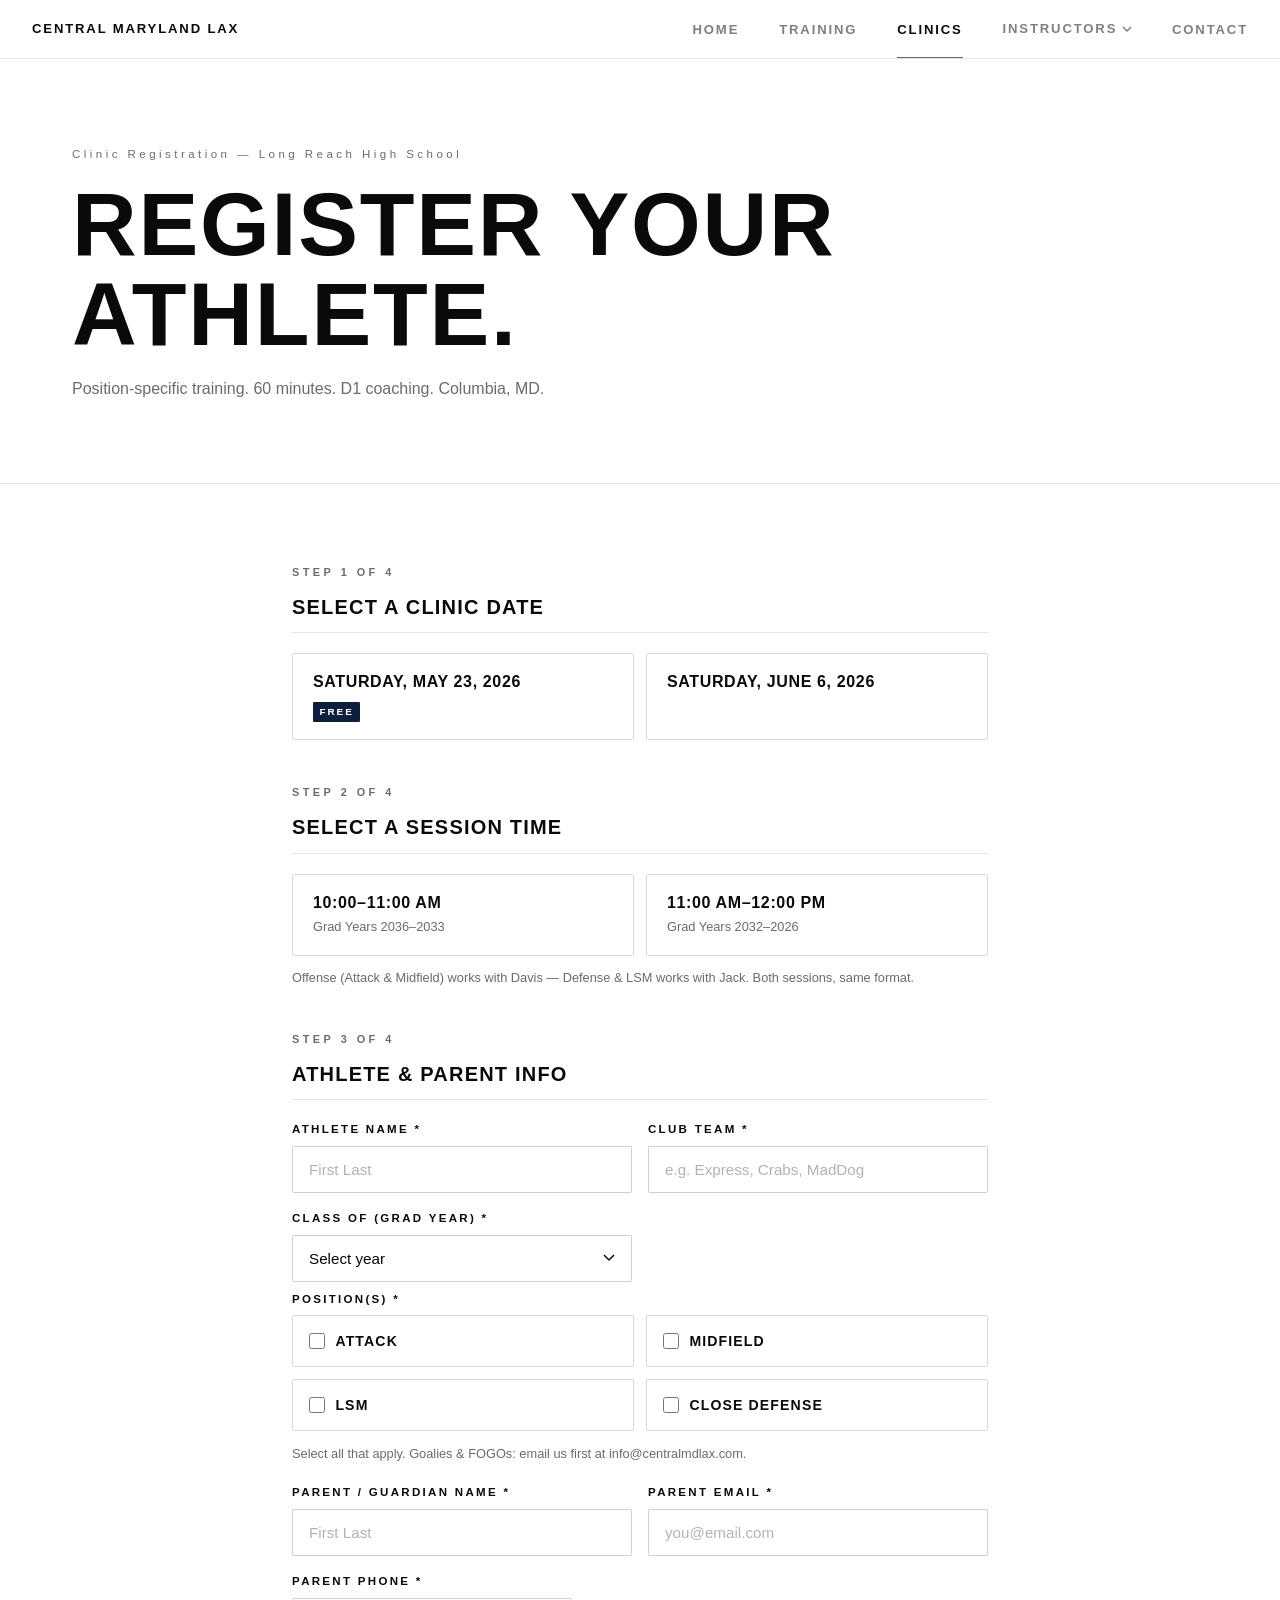
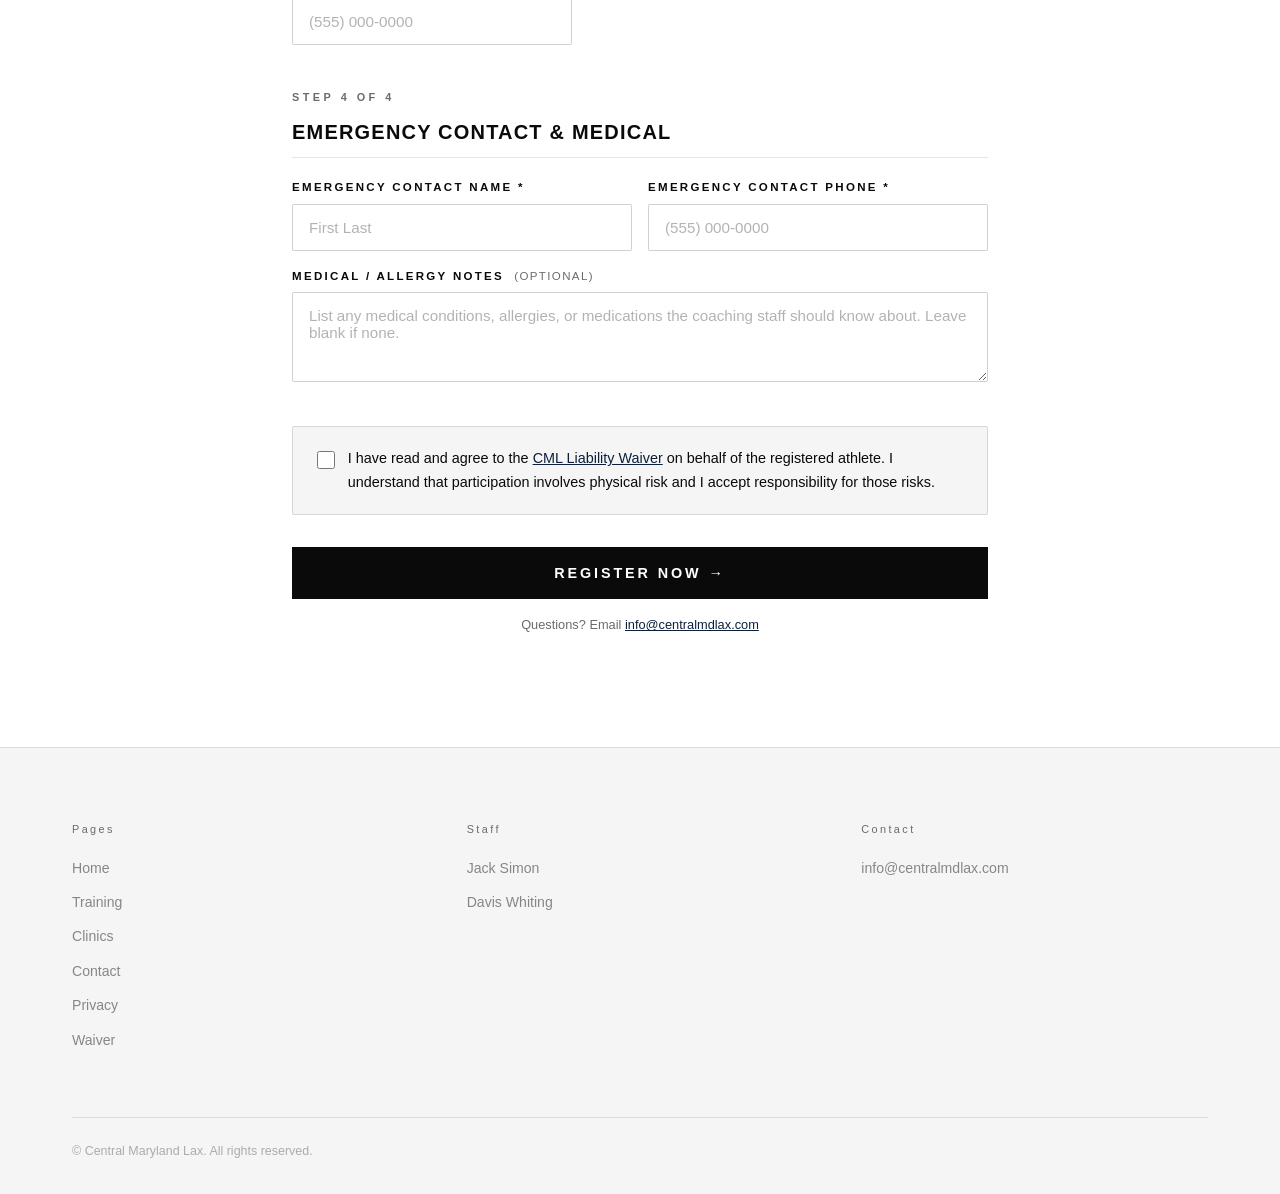
<file: book.html>
<!DOCTYPE html>
<html lang="en">
<head>
  <!-- Google tag (gtag.js) -->
  <script async src="https://www.googletagmanager.com/gtag/js?id=G-4D4M3J8M9B"></script>
  <script src="assets/js/ga.js"></script>
  <meta charset="UTF-8">
  <meta name="viewport" content="width=device-width, initial-scale=1.0">
  <!-- CSP: removed Calendly, added script.google.com for Apps Script -->
  <meta http-equiv="Content-Security-Policy" content="default-src 'self'; script-src 'self' https://www.googletagmanager.com; style-src 'self' 'unsafe-inline' https://fonts.googleapis.com; font-src 'self' https://fonts.gstatic.com; img-src 'self' data: https:; frame-src https://www.youtube.com; connect-src 'self' https://script.google.com https://script.googleusercontent.com https://www.google-analytics.com https://*.google-analytics.com; base-uri 'self'; form-action 'self'; object-src 'none'">
  <title>Register — Central Maryland Lax</title>
  <link rel="icon" type="image/png" href="images/cml-favicon.png">
  <link rel="apple-touch-icon" sizes="180x180" href="images/apple-touch-icon.png">
  <link rel="manifest" href="site.webmanifest">
  <meta name="theme-color" content="#0a0a0a">
  <link rel="preconnect" href="https://fonts.googleapis.com">
  <link rel="preconnect" href="https://fonts.gstatic.com" crossorigin>
  <link href="https://fonts.googleapis.com/css2?family=Barlow+Condensed:wght@400;600;700;800&family=Inter:wght@300;400;500;600&display=swap" rel="stylesheet">
  <link rel="stylesheet" href="assets/css/cml.css">

  <!-- SEO -->
  <meta name="description" content="Register for a CML position-specific lacrosse clinic in Columbia, MD. 60 minutes, D1 coaching, Long Reach High School.">
  <link rel="canonical" href="https://centralmdlax.com/book.html">
  <meta name="robots" content="noindex, nofollow">

  <!-- Open Graph -->
  <meta property="og:type" content="website">
  <meta property="og:site_name" content="Central Maryland Lax">
  <meta property="og:title" content="Register — Central Maryland Lax">
  <meta property="og:description" content="Register for a CML position-specific lacrosse clinic in Columbia, MD.">
  <meta property="og:image" content="https://centralmdlax.com/images/og-default.jpg">
  <meta property="og:url" content="https://centralmdlax.com/book.html">

  <style>
    /* ── Registration form ─────────────────────────────────────── */
    .reg-wrap {
      padding: 5rem 0 7rem;
    }

    /* Section label */
    .reg-section-label {
      font-family: var(--fh);
      font-size: 0.68rem;
      font-weight: 700;
      letter-spacing: 0.32em;
      text-transform: uppercase;
      color: var(--muted);
      margin-bottom: 0.6rem;
      display: block;
    }

    /* Fieldset groups */
    .reg-fieldset {
      border: none;
      padding: 0;
      margin: 0 0 2.75rem;
    }
    .reg-fieldset-title {
      font-family: var(--fh);
      font-size: 1.25rem;
      font-weight: 800;
      letter-spacing: 0.06em;
      text-transform: uppercase;
      color: var(--white);
      margin-bottom: 1.25rem;
      padding-bottom: 0.6rem;
      border-bottom: 1px solid var(--border);
    }

    /* Two-column row on desktop */
    .reg-row {
      display: grid;
      grid-template-columns: 1fr 1fr;
      gap: 1rem;
    }
    @media (max-width: 640px) {
      .reg-row { grid-template-columns: 1fr; }
    }

    /* Field wrapper */
    .reg-field {
      display: flex;
      flex-direction: column;
      gap: 0.45rem;
      margin-bottom: 1rem;
    }
    .reg-field:last-child { margin-bottom: 0; }

    .reg-label {
      font-family: var(--fh);
      font-size: 0.72rem;
      font-weight: 700;
      letter-spacing: 0.2em;
      text-transform: uppercase;
      color: var(--white);
    }
    .reg-label-opt {
      font-weight: 400;
      color: var(--muted);
      letter-spacing: 0.12em;
      margin-left: 0.4em;
    }

    .reg-input,
    .reg-select,
    .reg-textarea {
      font-family: var(--fb);
      font-size: 0.95rem;
      color: var(--white);
      background: #fff;
      border: 1px solid rgba(0,0,0,0.18);
      padding: 0.875rem 1rem;
      width: 100%;
      transition: border-color 0.2s, box-shadow 0.2s;
      border-radius: 2px;
      appearance: none;
      -webkit-appearance: none;
    }
    .reg-input:focus,
    .reg-select:focus,
    .reg-textarea:focus {
      outline: none;
      border-color: var(--navy);
      box-shadow: 0 0 0 2px rgba(13,31,60,0.12);
    }
    .reg-input::placeholder,
    .reg-textarea::placeholder {
      color: rgba(0,0,0,0.3);
    }
    .reg-select {
      background-image: url("data:image/svg+xml,%3Csvg xmlns='http://www.w3.org/2000/svg' width='12' height='8' viewBox='0 0 12 8'%3E%3Cpath d='M1 1l5 5 5-5' stroke='%230a0a0a' stroke-width='1.5' fill='none'/%3E%3C/svg%3E");
      background-repeat: no-repeat;
      background-position: right 1rem center;
      padding-right: 2.5rem;
    }
    .reg-textarea {
      resize: vertical;
      min-height: 90px;
    }

    /* ── Session / cohort radio cards ──────────────────────────── */
    .reg-card-grid {
      display: grid;
      grid-template-columns: 1fr 1fr;
      gap: 0.75rem;
    }
    @media (max-width: 480px) {
      .reg-card-grid { grid-template-columns: 1fr; }
    }

    .reg-card {
      display: flex;
      flex-direction: column;
      gap: 0.3rem;
      padding: 1.1rem 1.25rem;
      border: 1px solid rgba(0,0,0,0.15);
      cursor: pointer;
      transition: border-color 0.18s, background 0.18s;
      position: relative;
      border-radius: 2px;
      user-select: none;
    }
    .reg-card input[type="radio"],
    .reg-card input[type="checkbox"] {
      position: absolute;
      opacity: 0;
      width: 0;
      height: 0;
    }
    .reg-card:hover {
      border-color: rgba(0,0,0,0.35);
    }
    .reg-card.selected {
      border-color: var(--white);
      background: var(--white);
      color: var(--black);
    }
    .rc-main {
      font-family: var(--fh);
      font-size: 1rem;
      font-weight: 700;
      letter-spacing: 0.04em;
      text-transform: uppercase;
      line-height: 1.2;
    }
    .rc-sub {
      font-size: 0.8rem;
      color: var(--muted);
      font-family: var(--fb);
    }
    .reg-card.selected .rc-sub { color: rgba(0,0,0,0.5); }
    .rc-badge {
      display: inline-block;
      margin-top: 0.4rem;
      font-family: var(--fh);
      font-size: 0.62rem;
      font-weight: 700;
      letter-spacing: 0.2em;
      text-transform: uppercase;
      background: #0d1f3c;
      color: #fff;
      padding: 0.2em 0.65em;
      border-radius: 1px;
      width: fit-content;
    }
    .reg-card.selected .rc-badge {
      background: #0d1f3c;
      color: #fff;
    }

    /* ── Position checkboxes ───────────────────────────────────── */
    .reg-pos-grid {
      display: grid;
      grid-template-columns: repeat(2, 1fr);
      gap: 0.75rem;
    }
    @media (max-width: 480px) {
      .reg-pos-grid { grid-template-columns: 1fr 1fr; }
    }
    .reg-pos-card {
      display: flex;
      align-items: center;
      gap: 0.65rem;
      padding: 0.85rem 1rem;
      border: 1px solid rgba(0,0,0,0.15);
      cursor: pointer;
      transition: border-color 0.18s, background 0.18s;
      border-radius: 2px;
      font-family: var(--fh);
      font-size: 0.88rem;
      font-weight: 700;
      letter-spacing: 0.08em;
      text-transform: uppercase;
      user-select: none;
    }
    .reg-pos-card:hover { border-color: rgba(0,0,0,0.35); }
    .reg-pos-card input[type="checkbox"] {
      width: 16px;
      height: 16px;
      flex-shrink: 0;
      accent-color: var(--navy);
      cursor: pointer;
    }
    .reg-pos-card.checked {
      border-color: var(--white);
      background: var(--white);
    }

    /* ── Waiver ────────────────────────────────────────────────── */
    .reg-waiver {
      border: 1px solid rgba(0,0,0,0.12);
      border-radius: 2px;
      padding: 1.25rem 1.5rem;
      background: var(--g1);
      margin-bottom: 2rem;
    }
    .reg-waiver-label {
      display: flex;
      align-items: flex-start;
      gap: 0.8rem;
      cursor: pointer;
      font-size: 0.9rem;
      line-height: 1.6;
      color: var(--white);
    }
    .reg-waiver-label input[type="checkbox"] {
      margin-top: 0.2rem;
      width: 18px;
      height: 18px;
      flex-shrink: 0;
      accent-color: var(--navy);
      cursor: pointer;
    }
    .reg-waiver-label a {
      color: var(--navy);
      text-decoration: underline;
    }

    /* ── Submit button ─────────────────────────────────────────── */
    #reg-submit-btn {
      width: 100%;
      font-size: 0.9rem;
      padding: 1.15rem 2rem;
      letter-spacing: 0.2em;
      cursor: pointer;
    }
    #reg-submit-btn:disabled {
      opacity: 0.55;
      cursor: not-allowed;
      transform: none;
    }

    /* ── Error state ───────────────────────────────────────────── */
    #reg-error {
      padding: 1rem 1.25rem;
      border: 1px solid #c0392b;
      background: #fff5f5;
      color: #c0392b;
      font-size: 0.9rem;
      line-height: 1.6;
      border-radius: 2px;
      margin-bottom: 1.5rem;
    }
    #reg-error a { color: #c0392b; text-decoration: underline; }

    /* ── Success state ─────────────────────────────────────────── */
    #reg-success {
      text-align: center;
      padding: 5rem 2rem 7rem;
    }
    .reg-success-icon {
      font-size: 2.5rem;
      margin-bottom: 1.5rem;
      line-height: 1;
    }
    .reg-success-headline {
      font-family: var(--fh);
      font-size: clamp(2rem, 5vw, 3.5rem);
      font-weight: 800;
      text-transform: uppercase;
      letter-spacing: 0.02em;
      color: var(--white);
      margin-bottom: 0.75rem;
    }
    .reg-success-sub {
      font-size: 1rem;
      color: var(--muted);
      margin-bottom: 0.5rem;
      line-height: 1.7;
    }
    #reg-success-detail {
      font-family: var(--fh);
      font-size: 0.85rem;
      font-weight: 700;
      letter-spacing: 0.12em;
      text-transform: uppercase;
      color: var(--navy);
      margin-bottom: 2.5rem;
    }

    /* ── Helper note ───────────────────────────────────────────── */
    .reg-note {
      font-size: 0.8rem;
      color: var(--muted);
      margin-top: 0.4rem;
      line-height: 1.5;
    }
  </style>
</head>
<body>

  <div id="page-overlay"></div>

  <!-- NAV -->
  <nav id="cml-nav">
    <a href="index.html" class="nav-logo">Central Maryland Lax</a>
    <ul class="nav-menu" id="nav-menu">
      <li><a href="index.html">Home</a></li>
      <li><a href="train.html">Training</a></li>
      <li><a href="clinic.html" class="active">Clinics</a></li>
      <li class="nav-dropdown">
        <button class="nav-dropdown-trigger" aria-expanded="false" aria-haspopup="menu" aria-controls="nav-dropdown-panel-instructors">
          Instructors
          <svg viewBox="0 0 10 6" fill="none" stroke="currentColor" stroke-width="1.5"><path d="M1 1l4 4 4-4"/></svg>
        </button>
        <div class="nav-dropdown-panel" id="nav-dropdown-panel-instructors" role="menu">
          <a href="jack.html">Jack Simon</a>
          <a href="davis.html">Davis Whiting</a>
        </div>
      </li>
      <li><a href="contact.html">Contact</a></li>
    </ul>
    <button class="nav-hamburger" id="nav-hamburger" aria-label="Menu">
      <span></span><span></span><span></span>
    </button>
    <div class="nav-ink"></div>
  </nav>

  <!-- PAGE HEADER -->
  <div class="page-header">
    <div class="container">
      <p class="page-header-label">Clinic Registration &mdash; Long Reach High School</p>
      <h1>Register Your<br>Athlete.</h1>
      <p class="page-header-sub">Position-specific training. 60 minutes. D1 coaching. Columbia, MD.</p>
    </div>
  </div>

  <!-- FORM / SUCCESS -->
  <div class="reg-wrap">
    <div class="container-sm">

      <!-- ── Success state (hidden until submission) ───────────── -->
      <div id="reg-success" hidden>
        <div class="reg-success-icon">&#10003;</div>
        <h2 class="reg-success-headline">You&rsquo;re Registered.</h2>
        <p class="reg-success-sub">Check your email for a confirmation with location details and what to bring.</p>
        <p id="reg-success-detail"></p>
        <a href="clinic.html" class="btn btn-outline">Back to Clinics</a>
      </div>

      <!-- ── Error banner (hidden until error) ─────────────────── -->
      <div id="reg-error" hidden></div>

      <!-- ── Registration form ──────────────────────────────────── -->
      <form id="cml-reg-form" novalidate>

        <!-- SECTION 1: Clinic Date -->
        <fieldset class="reg-fieldset">
          <span class="reg-section-label">Step 1 of 4</span>
          <div class="reg-fieldset-title">Select a Clinic Date</div>
          <div id="reg-date-grid" class="reg-card-grid">
            <!-- Populated by book-page.js -->
          </div>
        </fieldset>

        <!-- SECTION 2: Session Time -->
        <fieldset class="reg-fieldset">
          <span class="reg-section-label">Step 2 of 4</span>
          <div class="reg-fieldset-title">Select a Session Time</div>
          <div id="reg-cohort-grid" class="reg-card-grid">
            <!-- Populated by book-page.js -->
          </div>
          <p class="reg-note" style="margin-top:0.75rem;">Offense (Attack &amp; Midfield) works with Davis &mdash; Defense &amp; LSM works with Jack. Both sessions, same format.</p>
        </fieldset>

        <!-- SECTION 3: Athlete & Parent Info -->
        <fieldset class="reg-fieldset">
          <span class="reg-section-label">Step 3 of 4</span>
          <div class="reg-fieldset-title">Athlete &amp; Parent Info</div>

          <div class="reg-row">
            <div class="reg-field">
              <label class="reg-label" for="athleteName">Athlete Name <span aria-hidden="true">*</span></label>
              <input class="reg-input" type="text" id="athleteName" name="athleteName"
                     autocomplete="name" required placeholder="First Last">
            </div>
            <div class="reg-field">
              <label class="reg-label" for="clubTeam">Club Team <span aria-hidden="true">*</span></label>
              <input class="reg-input" type="text" id="clubTeam" name="clubTeam"
                     required placeholder="e.g. Express, Crabs, MadDog">
            </div>
          </div>

          <div class="reg-row">
            <div class="reg-field">
              <label class="reg-label" for="gradYear">Class of (Grad Year) <span aria-hidden="true">*</span></label>
              <select class="reg-select" id="gradYear" name="gradYear" required>
                <option value="">Select year</option>
                <option value="2026">2026</option>
                <option value="2027">2027</option>
                <option value="2028">2028</option>
                <option value="2029">2029</option>
                <option value="2030">2030</option>
                <option value="2031">2031</option>
                <option value="2032">2032</option>
                <option value="2033">2033</option>
                <option value="2034">2034</option>
                <option value="2035">2035</option>
                <option value="2036">2036</option>
              </select>
            </div>
          </div>

          <!-- Positions -->
          <div class="reg-field" style="margin-top:0.5rem;">
            <span class="reg-label" id="pos-legend">Position(s) <span aria-hidden="true">*</span></span>
            <div class="reg-pos-grid" role="group" aria-labelledby="pos-legend">
              <label class="reg-pos-card">
                <input type="checkbox" name="position" value="Attack">
                Attack
              </label>
              <label class="reg-pos-card">
                <input type="checkbox" name="position" value="Midfield">
                Midfield
              </label>
              <label class="reg-pos-card">
                <input type="checkbox" name="position" value="LSM">
                LSM
              </label>
              <label class="reg-pos-card">
                <input type="checkbox" name="position" value="Close Defense">
                Close Defense
              </label>
            </div>
            <p class="reg-note">Select all that apply. Goalies &amp; FOGOs: email us first at info@centralmdlax.com.</p>
          </div>

          <!-- Parent info -->
          <div class="reg-row" style="margin-top:1.25rem;">
            <div class="reg-field">
              <label class="reg-label" for="parentName">Parent / Guardian Name <span aria-hidden="true">*</span></label>
              <input class="reg-input" type="text" id="parentName" name="parentName"
                     autocomplete="name" required placeholder="First Last">
            </div>
            <div class="reg-field">
              <label class="reg-label" for="parentEmail">Parent Email <span aria-hidden="true">*</span></label>
              <input class="reg-input" type="email" id="parentEmail" name="parentEmail"
                     autocomplete="email" required placeholder="you@email.com">
            </div>
          </div>
          <div class="reg-field">
            <label class="reg-label" for="parentPhone">Parent Phone <span aria-hidden="true">*</span></label>
            <input class="reg-input" type="tel" id="parentPhone" name="parentPhone"
                   autocomplete="tel" required placeholder="(555) 000-0000" style="max-width:280px;">
          </div>
        </fieldset>

        <!-- SECTION 4: Emergency Contact & Medical -->
        <fieldset class="reg-fieldset">
          <span class="reg-section-label">Step 4 of 4</span>
          <div class="reg-fieldset-title">Emergency Contact &amp; Medical</div>

          <div class="reg-row">
            <div class="reg-field">
              <label class="reg-label" for="emergencyName">Emergency Contact Name <span aria-hidden="true">*</span></label>
              <input class="reg-input" type="text" id="emergencyName" name="emergencyName"
                     required placeholder="First Last">
            </div>
            <div class="reg-field">
              <label class="reg-label" for="emergencyPhone">Emergency Contact Phone <span aria-hidden="true">*</span></label>
              <input class="reg-input" type="tel" id="emergencyPhone" name="emergencyPhone"
                     required placeholder="(555) 000-0000">
            </div>
          </div>

          <div class="reg-field">
            <label class="reg-label" for="medicalNotes">
              Medical / Allergy Notes
              <span class="reg-label-opt">(optional)</span>
            </label>
            <textarea class="reg-textarea" id="medicalNotes" name="medicalNotes"
                      placeholder="List any medical conditions, allergies, or medications the coaching staff should know about. Leave blank if none."></textarea>
          </div>
        </fieldset>

        <!-- WAIVER -->
        <div class="reg-waiver">
          <label class="reg-waiver-label">
            <input type="checkbox" id="waiver-check">
            <span>I have read and agree to the
              <a href="waiver.html" target="_blank" rel="noopener">CML Liability Waiver</a>
              on behalf of the registered athlete. I understand that participation involves physical risk and I accept responsibility for those risks.</span>
          </label>
        </div>

        <!-- SUBMIT -->
        <button type="submit" id="reg-submit-btn" class="btn btn-white">
          Register Now &rarr;
        </button>

        <p class="reg-note" style="margin-top:1rem;text-align:center;">
          Questions? Email <a href="mailto:info@centralmdlax.com" style="color:var(--navy);text-decoration:underline;">info@centralmdlax.com</a>
        </p>

      </form><!-- #cml-reg-form -->
    </div><!-- .container-sm -->
  </div><!-- .reg-wrap -->

  <!-- FOOTER -->
  <footer id="cml-footer">
    <div class="container">
      <div class="footer-grid">
        <div>
          <p class="footer-col-title">Pages</p>
          <ul class="footer-links">
            <li><a href="index.html">Home</a></li>
            <li><a href="train.html">Training</a></li>
            <li><a href="clinic.html">Clinics</a></li>
            <li><a href="contact.html">Contact</a></li>
            <li><a href="privacy.html">Privacy</a></li>
            <li><a href="waiver.html">Waiver</a></li>
          </ul>
        </div>
        <div>
          <p class="footer-col-title">Staff</p>
          <ul class="footer-links">
            <li><a href="jack.html">Jack Simon</a></li>
            <li><a href="davis.html">Davis Whiting</a></li>
          </ul>
        </div>
        <div>
          <p class="footer-col-title">Contact</p>
          <ul class="footer-links">
            <li><a href="mailto:info@centralmdlax.com">info@centralmdlax.com</a></li>
          </ul>
        </div>
      </div>
      <div class="footer-bottom">
        <span class="footer-copy">&copy; Central Maryland Lax. All rights reserved.</span>
      </div>
    </div>
  </footer>

  <script src="assets/js/cml.js"></script>
  <script src="assets/js/book-page.js"></script>
</body>
</html>
</file>
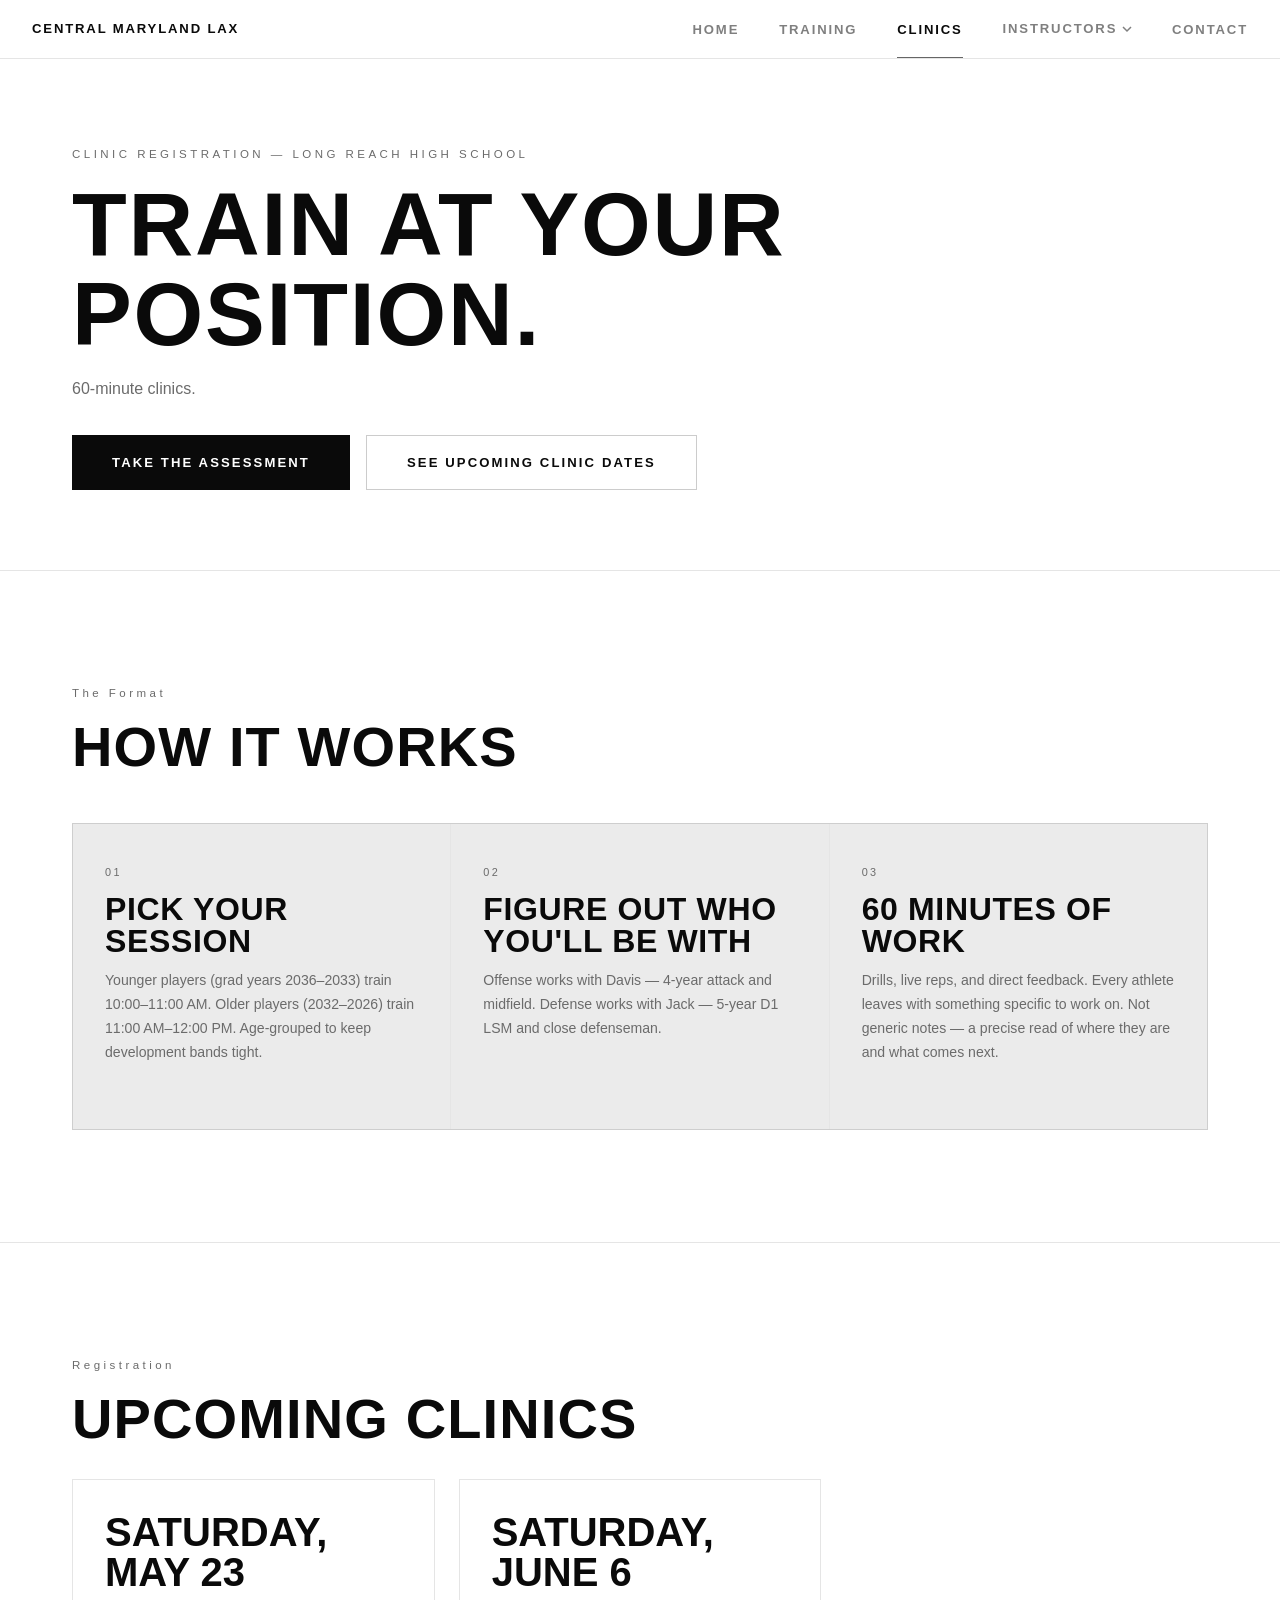
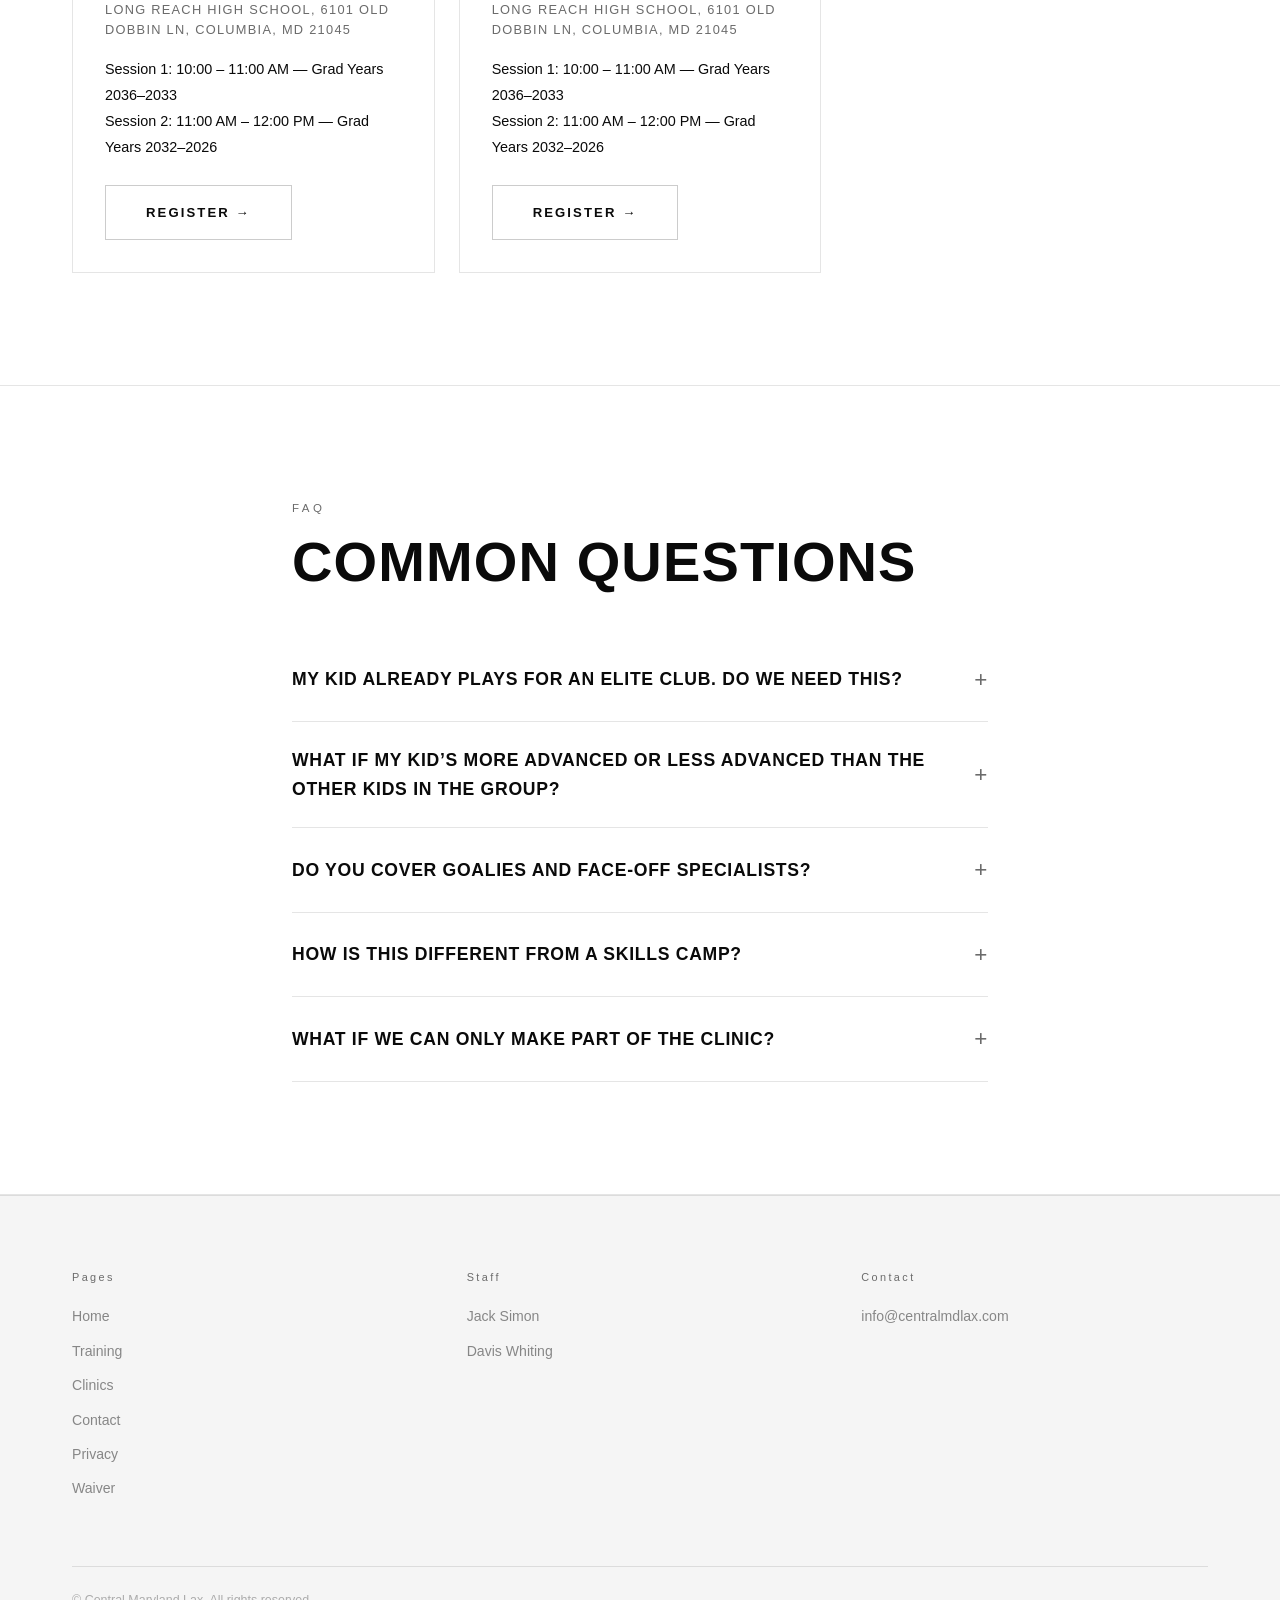
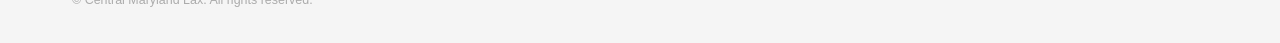
<file: clinic.html>
<!DOCTYPE html>
<html lang="en">
<head>
  <!-- Google tag (gtag.js) -->
  <script async src="https://www.googletagmanager.com/gtag/js?id=G-4D4M3J8M9B"></script>
  <script src="assets/js/ga.js"></script>
  <meta charset="UTF-8">
  <meta name="viewport" content="width=device-width, initial-scale=1.0">
  <meta http-equiv="Content-Security-Policy" content="default-src 'self'; script-src 'self' https://assets.calendly.com https://www.googletagmanager.com; style-src 'self' 'unsafe-inline' https://fonts.googleapis.com https://assets.calendly.com; font-src 'self' https://fonts.gstatic.com; img-src 'self' data: https:; frame-src https://calendly.com https://*.calendly.com https://www.youtube.com; connect-src 'self' https://calendly.com https://*.calendly.com https://www.google-analytics.com https://*.google-analytics.com; base-uri 'self'; form-action 'self'; object-src 'none'">
  <title>Position Clinics &mdash; Central Maryland Lax</title>
  <link rel="icon" type="image/png" href="images/cml-favicon.png">
  <link rel="apple-touch-icon" sizes="180x180" href="images/apple-touch-icon.png">
  <link rel="manifest" href="site.webmanifest">
  <meta name="theme-color" content="#0a0a0a">
  <link rel="preconnect" href="https://fonts.googleapis.com">
  <link rel="preconnect" href="https://fonts.gstatic.com" crossorigin>
  <link href="https://fonts.googleapis.com/css2?family=Barlow+Condensed:wght@400;600;700;800&family=Inter:wght@300;400;500;600&display=swap" rel="stylesheet">
  <link rel="stylesheet" href="assets/css/cml.css">

  <!-- SEO -->
  <meta name="description" content="Position-specific lacrosse clinics in Columbia, MD. 60 minutes, 25 kids per group, two D1 captains. $100 per session.">
  <link rel="canonical" href="https://centralmdlax.com/clinic.html">
  <meta name="robots" content="noindex, nofollow">

  <!-- Open Graph -->
  <meta property="og:type" content="website">
  <meta property="og:site_name" content="Central Maryland Lax">
  <meta property="og:title" content="Position Clinics &mdash; Central Maryland Lax">
  <meta property="og:description" content="Position-specific lacrosse clinics in Columbia, MD. 60 minutes, 25 kids per group, two D1 captains. $100 per session.">
  <meta property="og:image" content="https://centralmdlax.com/images/og-default.jpg">
  <meta property="og:url" content="https://centralmdlax.com/clinic.html">

  <!-- Twitter -->
  <meta name="twitter:card" content="summary_large_image">
  <meta name="twitter:title" content="Position Clinics &mdash; Central Maryland Lax">
  <meta name="twitter:description" content="Position-specific lacrosse clinics in Columbia, MD. 60 minutes, 25 kids per group, two D1 captains. $100 per session.">
  <meta name="twitter:image" content="https://centralmdlax.com/images/og-default.jpg">

  <!-- JSON-LD -->
  <script type="application/ld+json">
  {
    "@context": "https://schema.org",
    "@type": "Service",
    "name": "CML Position Clinics",
    "provider": {
      "@type": "Organization",
      "name": "Central Maryland Lax"
    },
    "areaServed": "Columbia MD",
    "url": "https://centralmdlax.com/clinic.html",
    "description": "Position-specific lacrosse clinics in Columbia, MD. 60 minutes, 25 kids per group, two D1 captains."
  }
  </script>
</head>
<body>

  <div id="page-overlay"></div>

  <!-- NAV -->
  <nav id="cml-nav">
    <a href="index.html" class="nav-logo">Central Maryland Lax</a>
    <ul class="nav-menu" id="nav-menu">
      <li><a href="index.html">Home</a></li>
      <li><a href="train.html">Training</a></li>
      <li><a href="clinic.html" class="active">Clinics</a></li>
      <li class="nav-dropdown">
        <button class="nav-dropdown-trigger" aria-expanded="false" aria-haspopup="menu" aria-controls="nav-dropdown-panel-instructors">
          Instructors
          <svg viewBox="0 0 10 6" fill="none" stroke="currentColor" stroke-width="1.5"><path d="M1 1l4 4 4-4"/></svg>
        </button>
        <div class="nav-dropdown-panel" id="nav-dropdown-panel-instructors" role="menu">
          <a href="jack.html">Jack Simon</a>
          <a href="davis.html">Davis Whiting</a>
        </div>
      </li>
      <li><a href="contact.html">Contact</a></li>
    </ul>
    <button class="nav-hamburger" id="nav-hamburger" aria-label="Menu">
      <span></span><span></span><span></span>
    </button>
    <div class="nav-ink"></div>
  </nav>

  <!-- ======================================================
       SECTION 1 — HERO
  ====================================================== -->
  <div class="page-header">
    <div class="container">
      <p class="page-header-label">CLINIC REGISTRATION &mdash; LONG REACH HIGH SCHOOL</p>
      <h1>Train at Your<br>Position.</h1>
      <p class="page-header-sub">60-minute clinics.</p>
      <div style="margin-top:2rem;display:flex;gap:1rem;flex-wrap:wrap;">
        <button class="btn btn-white" id="hero-assessment-btn">Take the Assessment</button>
        <a href="#clinics" class="btn btn-outline">See Upcoming Clinic Dates</a>
      </div>
    </div>
  </div>

  <!-- ======================================================
       SECTION 3 — HOW IT WORKS
  ====================================================== -->
  <section class="section border-bottom">
    <div class="container">
      <p class="page-header-label reveal">The Format</p>
      <h2 class="reveal d1" style="font-family:var(--fh);font-size:clamp(2rem,5vw,3.5rem);font-weight:800;text-transform:uppercase;margin-bottom:3rem;">How It Works</h2>
      <div class="team-strip-grid">
        <div class="team-card reveal">
          <div class="team-card-label">01</div>
          <h3 class="team-card-name">Pick Your Session</h3>
          <p class="team-card-body">Younger players (grad years 2036&ndash;2033) train 10:00&ndash;11:00 AM. Older players (2032&ndash;2026) train 11:00 AM&ndash;12:00 PM. Age-grouped to keep development bands tight.</p>
        </div>
        <div class="team-card reveal d1">
          <div class="team-card-label">02</div>
          <h3 class="team-card-name">Figure Out Who You'll Be With</h3>
          <p class="team-card-body">Offense works with Davis &mdash; 4-year attack and midfield. Defense works with Jack &mdash; 5-year D1 LSM and close defenseman.</p>
        </div>
        <div class="team-card reveal d2">
          <div class="team-card-label">03</div>
          <h3 class="team-card-name">60 Minutes of Work</h3>
          <p class="team-card-body">Drills, live reps, and direct feedback. Every athlete leaves with something specific to work on. Not generic notes &mdash; a precise read of where they are and what comes next.</p>
        </div>
      </div>
    </div>
  </section>

  <!-- ======================================================
       SECTION 6 — UPCOMING CLINICS
  ====================================================== -->
  <section class="section border-bottom" id="clinics">
    <div class="container">
      <p class="page-header-label reveal">Registration</p>
      <h2 class="reveal d1" style="font-family:var(--fh);font-size:clamp(2rem,5vw,3.5rem);font-weight:800;text-transform:uppercase;margin-bottom:1.5rem;">Upcoming Clinics</h2>
      <div id="clinic-dates-grid" class="reveal d2"></div>
    </div>
  </section>

  <!-- ======================================================
       SECTION 7 — FAQ
  ====================================================== -->
  <section class="section border-bottom faq-section">
    <div class="container-sm">
      <p class="page-header-label reveal">FAQ</p>
      <h2 class="reveal d1" style="font-family:var(--fh);font-size:clamp(2rem,5vw,3.5rem);font-weight:800;text-transform:uppercase;margin-bottom:3rem;">Common Questions</h2>

      <details>
        <summary>My kid already plays for an elite club. Do we need this?</summary>
        <p>Clubs teach team. We teach position. They&rsquo;re not the same thing. Your kid can practice with their club Monday and train their position here Saturday.</p>
      </details>

      <details>
        <summary>What if my kid&rsquo;s more advanced or less advanced than the other kids in the group?</summary>
        <p>We run two age-grouped time blocks precisely to keep development bands tight. Within each group, every athlete gets direct, individualized feedback &mdash; not one-size-fits-all instruction.</p>
      </details>

      <details>
        <summary>Do you cover goalies and face-off specialists?</summary>
        <p>Not in v1. We focus on Attack, Midfield, LSM, and Close Defense. If you&rsquo;re a goalie or FOGO parent, email us and we&rsquo;ll refer you to specialists.</p>
      </details>

      <details>
        <summary>How is this different from a skills camp?</summary>
        <p>Camps run 60 kids through the same drills. We cap each position group at 25 and run a D1 coach for your kid&rsquo;s specific position for 60 uninterrupted minutes.</p>
      </details>

      <details>
        <summary>What if we can only make part of the clinic?</summary>
        <p>Sessions are 60 minutes and structured from start to finish. We recommend attending the full session. If you have a scheduling conflict, reach out before registering.</p>
      </details>
    </div>
  </section>

  <!-- ======================================================
       FOOTER
  ====================================================== -->
  <footer id="cml-footer">
    <div class="container">
      <div class="footer-grid">
        <div>
          <p class="footer-col-title">Pages</p>
          <ul class="footer-links">
            <li><a href="index.html">Home</a></li>
            <li><a href="train.html">Training</a></li>
            <li><a href="clinic.html">Clinics</a></li>
            <li><a href="contact.html">Contact</a></li>
            <li><a href="privacy.html">Privacy</a></li>
            <li><a href="waiver.html">Waiver</a></li>
          </ul>
        </div>
        <div>
          <p class="footer-col-title">Staff</p>
          <ul class="footer-links">
            <li><a href="jack.html">Jack Simon</a></li>
            <li><a href="davis.html">Davis Whiting</a></li>
          </ul>
        </div>
        <div>
          <p class="footer-col-title">Contact</p>
          <ul class="footer-links">
            <li><a href="mailto:info@centralmdlax.com">info@centralmdlax.com</a></li>
          </ul>
        </div>
      </div>
      <div class="footer-bottom">
        <span class="footer-copy">&copy; Central Maryland Lax. All rights reserved.</span>
      </div>
    </div>
  </footer>

  <script src="assets/js/cml.js"></script>
  <script src="assets/js/clinic-dates.js"></script>
  <script src="assets/js/assessment.js"></script>
</body>
</html>
</file>
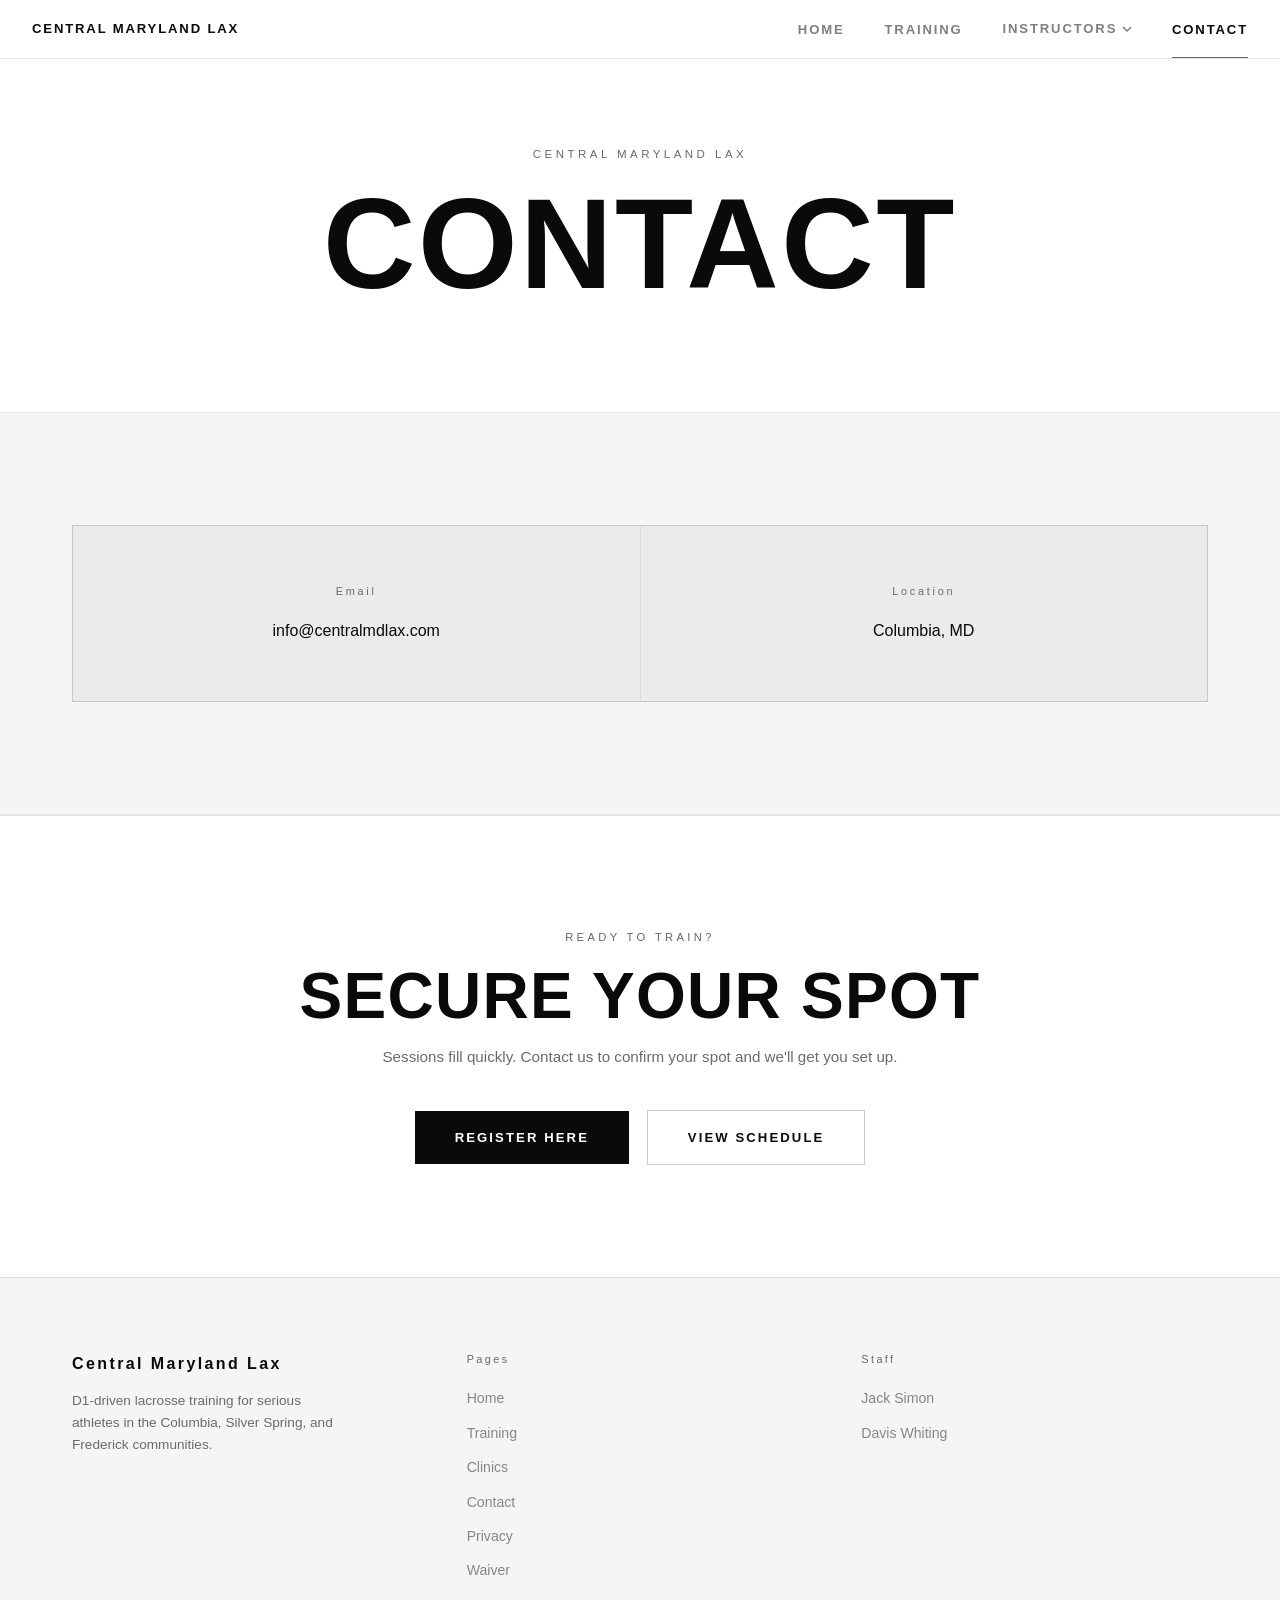
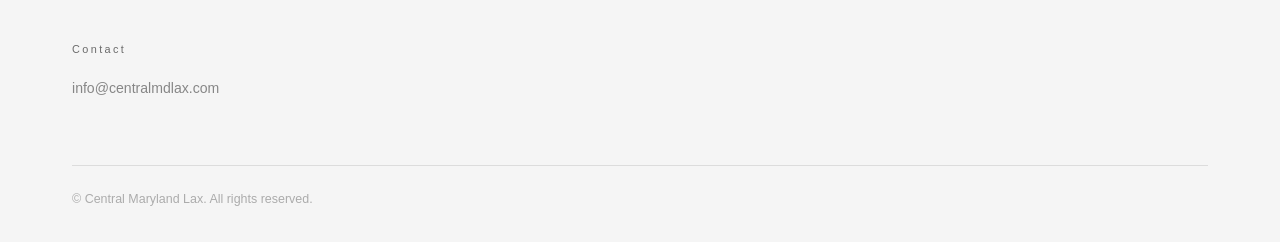
<file: contact.html>
<!DOCTYPE html>
<html lang="en">
<head>
  <!-- Google tag (gtag.js) -->
  <script async src="https://www.googletagmanager.com/gtag/js?id=G-4D4M3J8M9B"></script>
  <script src="assets/js/ga.js"></script>
  <meta charset="UTF-8">
  <meta name="viewport" content="width=device-width, initial-scale=1.0">
  <meta http-equiv="Content-Security-Policy" content="default-src 'self'; script-src 'self' https://assets.calendly.com https://www.googletagmanager.com; style-src 'self' 'unsafe-inline' https://fonts.googleapis.com https://assets.calendly.com; font-src 'self' https://fonts.gstatic.com; img-src 'self' data: https:; frame-src https://calendly.com https://*.calendly.com https://www.youtube.com; connect-src 'self' https://calendly.com https://*.calendly.com https://www.google-analytics.com https://*.google-analytics.com; base-uri 'self'; form-action 'self'; object-src 'none'">
  <title>Contact — Central Maryland Lax</title>
  <link rel="icon" type="image/png" href="images/cml-favicon.png">
  <link rel="apple-touch-icon" sizes="180x180" href="images/apple-touch-icon.png">
  <link rel="manifest" href="site.webmanifest">
  <meta name="theme-color" content="#0a0a0a">
  <link rel="preconnect" href="https://fonts.googleapis.com">
  <link rel="preconnect" href="https://fonts.gstatic.com" crossorigin>
  <link href="https://fonts.googleapis.com/css2?family=Barlow+Condensed:wght@400;600;700;800&family=Inter:wght@300;400;500;600&display=swap" rel="stylesheet">
  <link rel="stylesheet" href="assets/css/cml.css">

  <!-- SEO -->
  <meta name="description" content="Contact Central Maryland Lax — D1 lacrosse training based in Columbia, Silver Spring, and Frederick.">
  <link rel="canonical" href="https://centralmdlax.com/contact.html">
  <meta name="robots" content="index,follow">

  <!-- Open Graph -->
  <meta property="og:type" content="website">
  <meta property="og:site_name" content="Central Maryland Lax">
  <meta property="og:title" content="Contact — Central Maryland Lax">
  <meta property="og:description" content="Contact Central Maryland Lax — D1 lacrosse training based in Columbia, Silver Spring, and Frederick.">
  <meta property="og:image" content="https://centralmdlax.com/images/og-default.jpg">
  <meta property="og:url" content="https://centralmdlax.com/contact.html">

  <!-- Twitter -->
  <meta name="twitter:card" content="summary_large_image">
  <meta name="twitter:title" content="Contact — Central Maryland Lax">
  <meta name="twitter:description" content="Contact Central Maryland Lax — D1 lacrosse training based in Columbia, Silver Spring, and Frederick.">
  <meta name="twitter:image" content="https://centralmdlax.com/images/og-default.jpg">
</head>
<body>

  <div id="page-overlay"></div>

  <!-- NAV -->
  <nav id="cml-nav">
    <a href="index.html" class="nav-logo">Central Maryland Lax</a>
    <ul class="nav-menu" id="nav-menu">
      <li><a href="index.html">Home</a></li>
      <li><a href="train.html">Training</a></li>
      <li class="nav-dropdown">
        <button class="nav-dropdown-trigger" aria-expanded="false" aria-haspopup="menu" aria-controls="nav-dropdown-panel-instructors">
          Instructors
          <svg viewBox="0 0 10 6" fill="none" stroke="currentColor" stroke-width="1.5"><path d="M1 1l4 4 4-4"/></svg>
        </button>
        <div class="nav-dropdown-panel" id="nav-dropdown-panel-instructors" role="menu">
          <a href="jack.html">Jack Simon</a>
          <a href="davis.html">Davis Whiting</a>
        </div>
      </li>
      <li><a href="contact.html" class="active">Contact</a></li>
    </ul>
    <button class="nav-hamburger" id="nav-hamburger" aria-label="Menu">
      <span></span><span></span><span></span>
    </button>
    <div class="nav-ink"></div>
  </nav>

  <!-- CONTACT HEADER -->
  <div class="contact-page-header">
    <p class="contact-eyebrow reveal">Central Maryland Lax</p>
    <h1 class="reveal d1">Contact</h1>
  </div>

  <!-- CONTACT INFO -->
  <section class="contact-info-section">
    <div class="container">
      <div class="contact-items">

        <div class="contact-item reveal">
          <p class="contact-item-label">Email</p>
          <p class="contact-item-value">
            <a href="mailto:info@centralmdlax.com">info@centralmdlax.com</a>
          </p>
        </div>

        <div class="contact-item reveal d1">
          <p class="contact-item-label">Location</p>
          <p class="contact-item-value">Columbia, MD</p>
        </div>

      </div>
    </div>
  </section>

  <div class="draw-line reveal"></div>

  <!-- CTA -->
  <section class="contact-cta-section">
    <div class="container">
      <p style="font-family:'Barlow Condensed',sans-serif; font-size:0.7rem; letter-spacing:0.3em; color:#666; margin-bottom:1rem; text-transform:uppercase;" class="reveal">Ready to Train?</p>
      <h2 class="reveal d1">Secure Your Spot</h2>
      <p class="reveal d2">Sessions fill quickly. Contact us to confirm your spot and we'll get you set up.</p>
      <div class="reveal d3">
        <a href="train.html#calendar" class="btn btn-white">Register Here</a>
        &nbsp;&nbsp;
        <a href="train.html#calendar" class="btn btn-outline">View Schedule</a>
      </div>
    </div>
  </section>

  <!-- FOOTER -->
  <footer id="cml-footer">
    <div class="container">
      <div class="footer-grid">
        <div>
          <p class="footer-brand-name">Central Maryland Lax</p>
          <p class="footer-tagline">D1-driven lacrosse training for serious athletes in the Columbia, Silver Spring, and Frederick communities.</p>
        </div>
        <div>
          <p class="footer-col-title">Pages</p>
          <ul class="footer-links">
            <li><a href="index.html">Home</a></li>
            <li><a href="train.html">Training</a></li>
            <li><a href="clinic.html">Clinics</a></li>
            <li><a href="contact.html">Contact</a></li>
            <li><a href="privacy.html">Privacy</a></li>
            <li><a href="waiver.html">Waiver</a></li>
          </ul>
        </div>
        <div>
          <p class="footer-col-title">Staff</p>
          <ul class="footer-links">
            <li><a href="jack.html">Jack Simon</a></li>
            <li><a href="davis.html">Davis Whiting</a></li>
          </ul>
        </div>
        <div>
          <p class="footer-col-title">Contact</p>
          <ul class="footer-links">
            <li><a href="mailto:info@centralmdlax.com">info@centralmdlax.com</a></li>
          </ul>
        </div>
      </div>
      <div class="footer-bottom">
        <span class="footer-copy">&copy; Central Maryland Lax. All rights reserved.</span>
      </div>
    </div>
  </footer>

  <script src="assets/js/cml.js"></script>
</body>
</html>
</file>
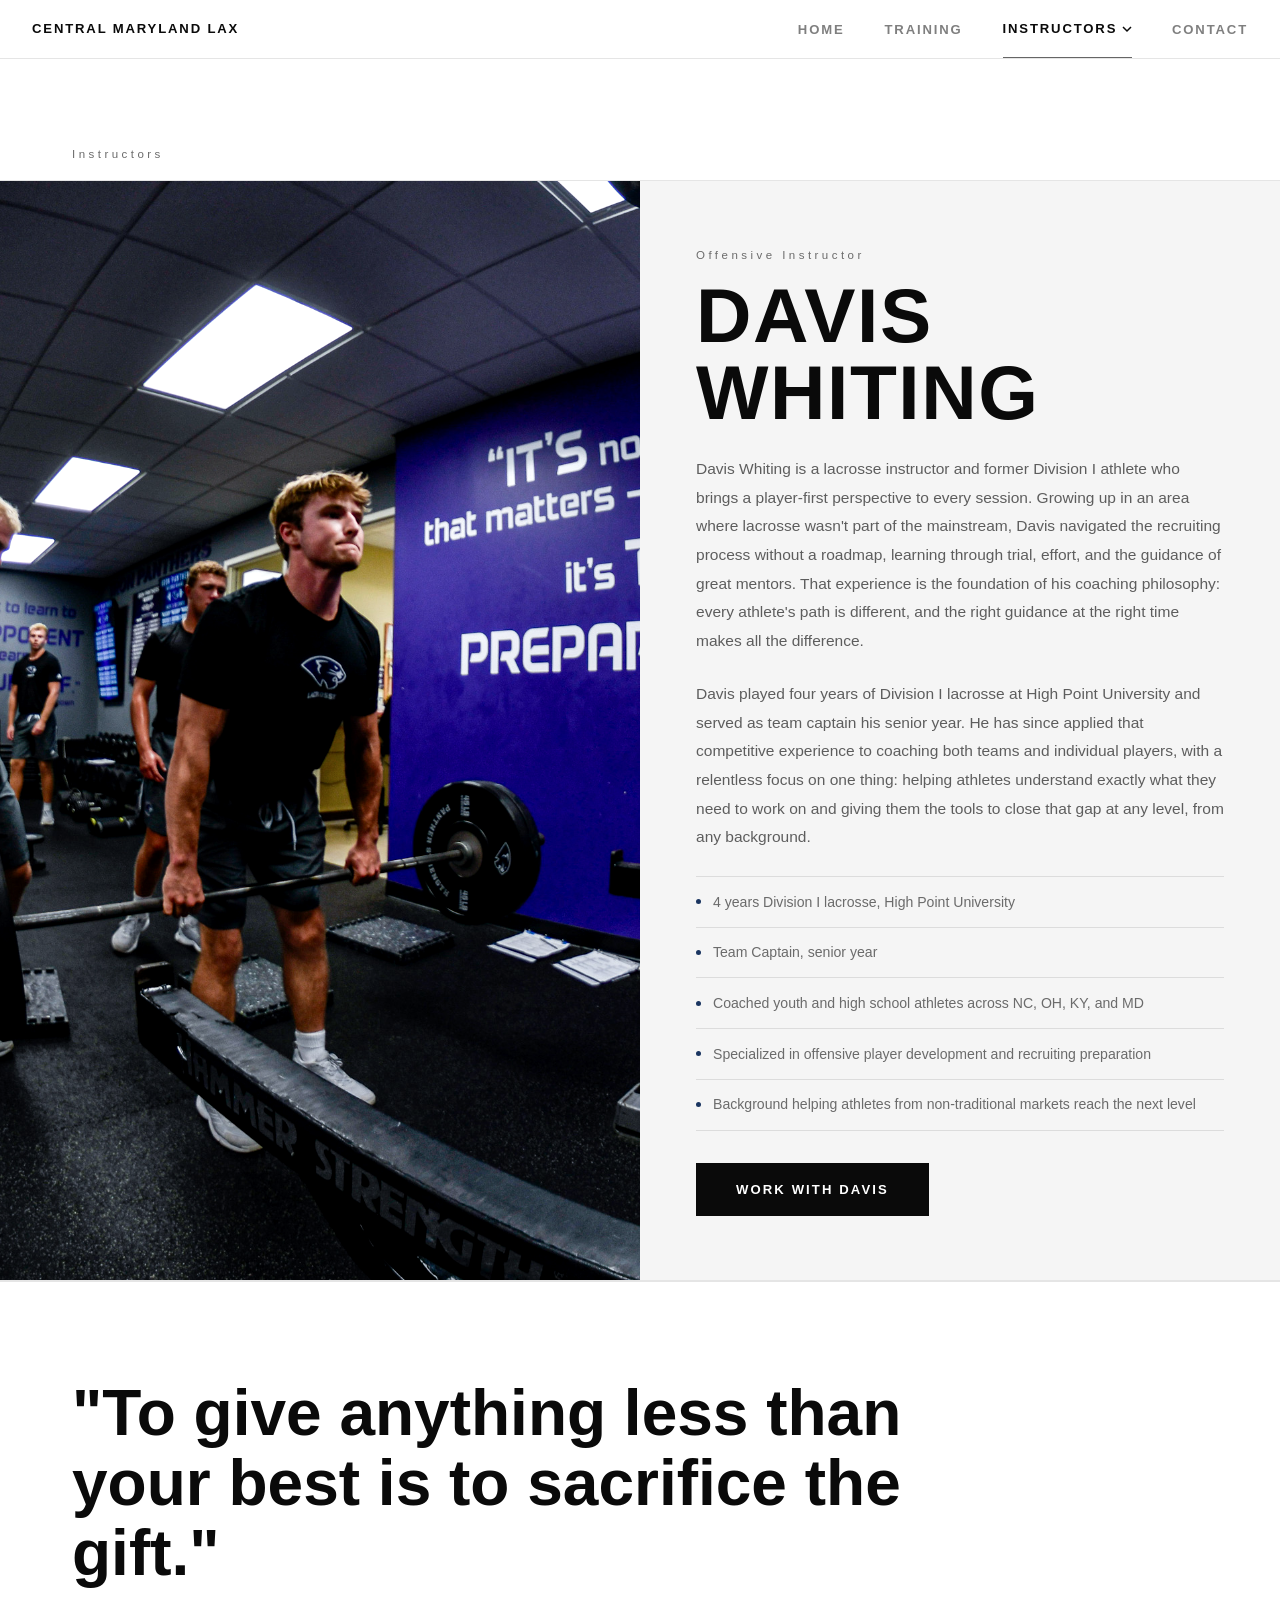
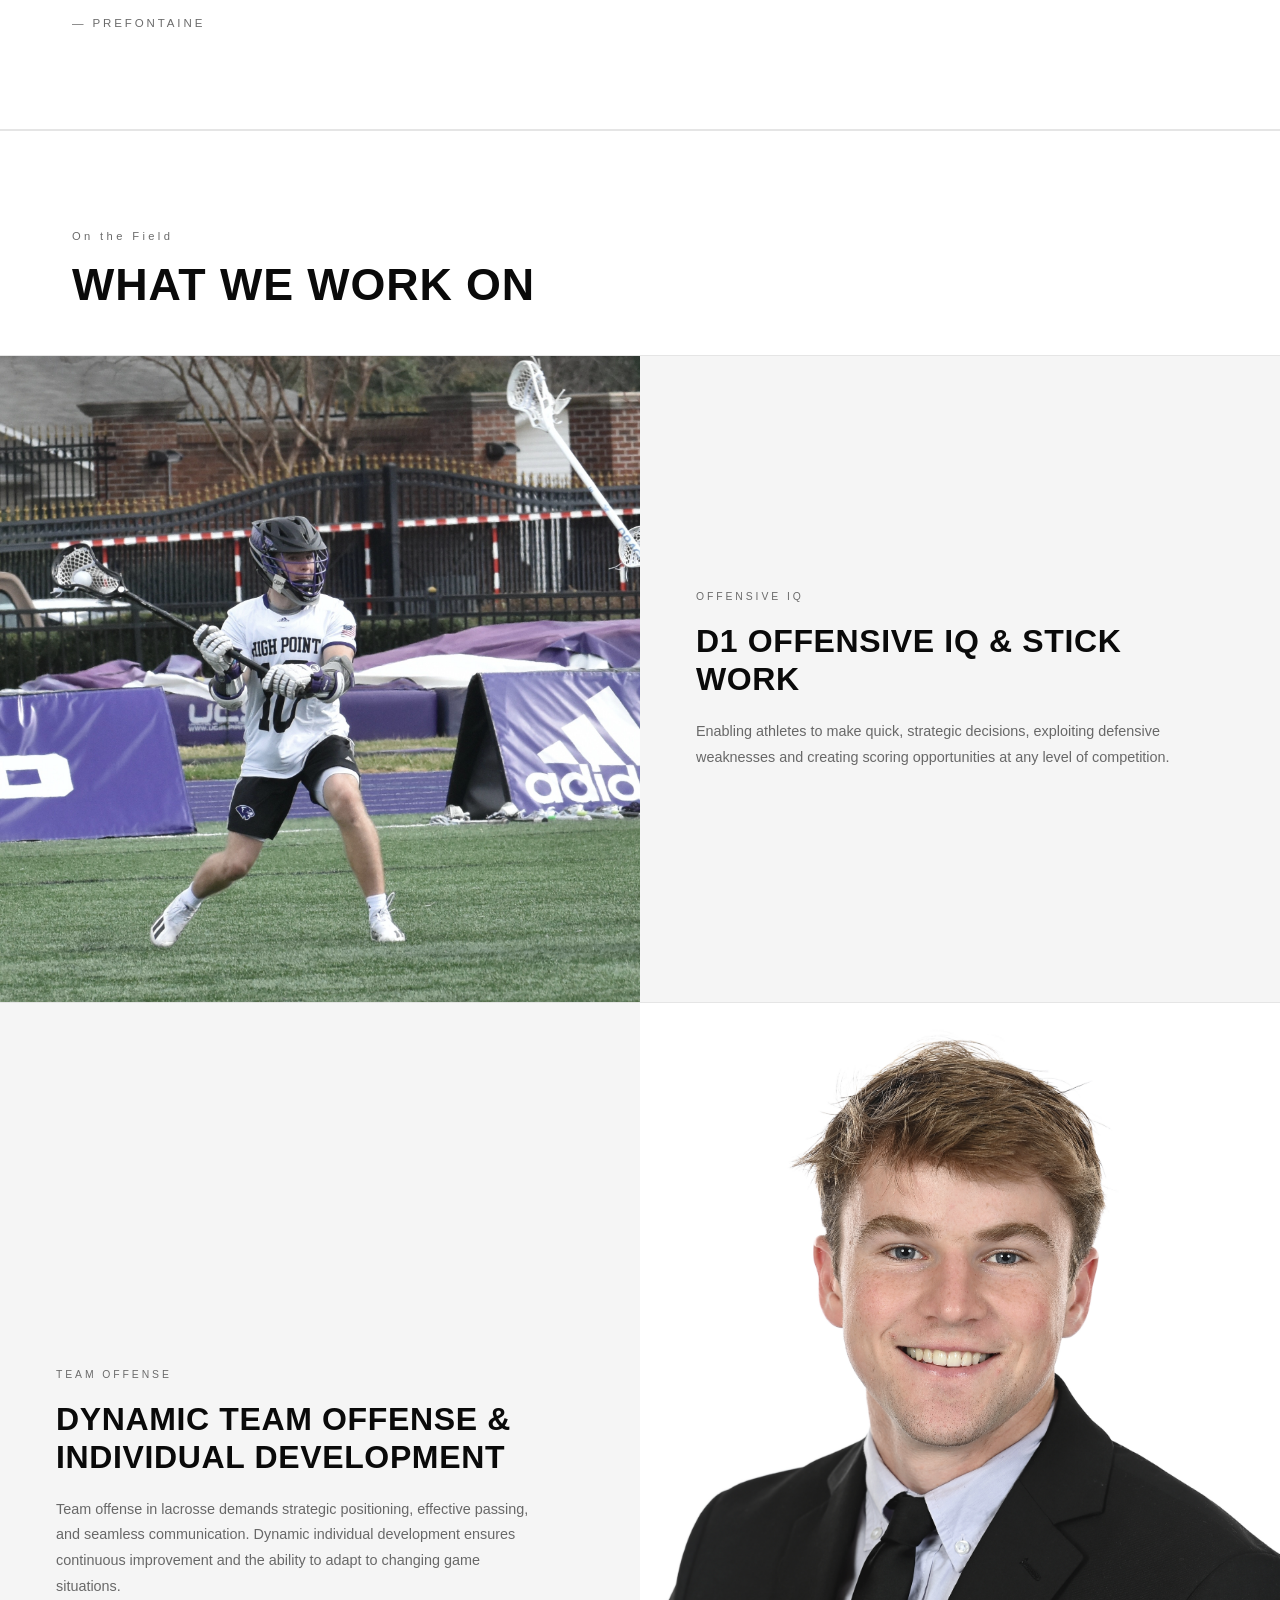
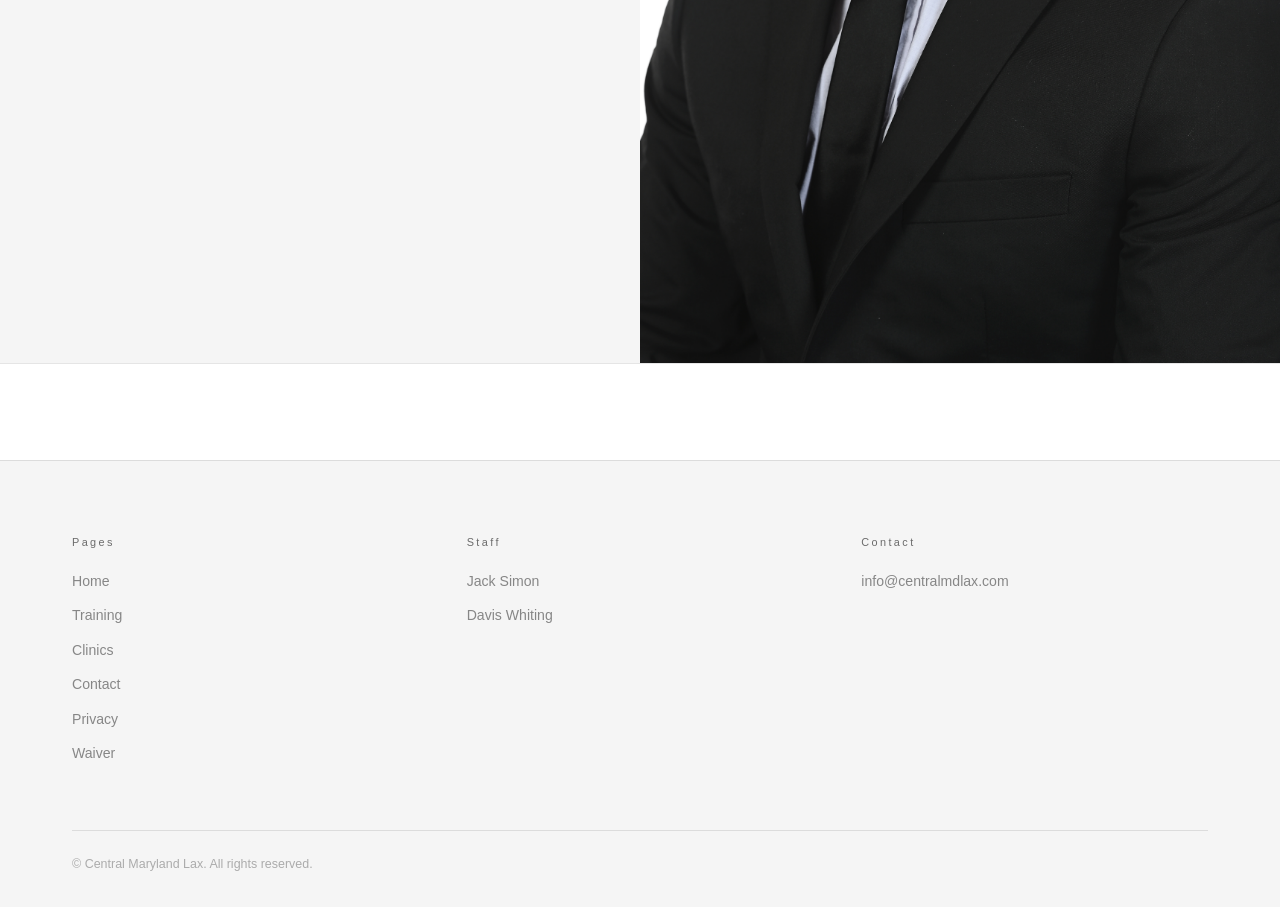
<file: davis.html>
<!DOCTYPE html>
<html lang="en">
<head>
  <!-- Google tag (gtag.js) -->
  <script async src="https://www.googletagmanager.com/gtag/js?id=G-4D4M3J8M9B"></script>
  <script src="assets/js/ga.js"></script>
  <meta charset="UTF-8">
  <meta name="viewport" content="width=device-width, initial-scale=1.0">
  <meta http-equiv="Content-Security-Policy" content="default-src 'self'; script-src 'self' https://assets.calendly.com https://www.googletagmanager.com; style-src 'self' 'unsafe-inline' https://fonts.googleapis.com https://assets.calendly.com; font-src 'self' https://fonts.gstatic.com; img-src 'self' data: https:; frame-src https://calendly.com https://*.calendly.com https://www.youtube.com; connect-src 'self' https://calendly.com https://*.calendly.com https://www.google-analytics.com https://*.google-analytics.com; base-uri 'self'; form-action 'self'; object-src 'none'">
  <title>Davis Whiting, Offensive Instructor — Central Maryland Lax</title>
  <link rel="icon" type="image/png" href="images/cml-favicon.png">
  <link rel="apple-touch-icon" sizes="180x180" href="images/apple-touch-icon.png">
  <link rel="manifest" href="site.webmanifest">
  <meta name="theme-color" content="#0a0a0a">
  <link rel="preconnect" href="https://fonts.googleapis.com">
  <link rel="preconnect" href="https://fonts.gstatic.com" crossorigin>
  <link href="https://fonts.googleapis.com/css2?family=Barlow+Condensed:wght@400;600;700;800&family=Inter:wght@300;400;500;600&display=swap" rel="stylesheet">
  <link rel="stylesheet" href="assets/css/cml.css">

  <!-- SEO -->
  <meta name="description" content="Meet Davis Whiting — High Point University D1 lacrosse, team captain. Offensive player development and recruiting prep at CML.">
  <link rel="canonical" href="https://centralmdlax.com/davis.html">
  <meta name="robots" content="index,follow">

  <!-- Open Graph -->
  <meta property="og:type" content="website">
  <meta property="og:site_name" content="Central Maryland Lax">
  <meta property="og:title" content="Davis Whiting, Offensive Instructor — Central Maryland Lax">
  <meta property="og:description" content="Meet Davis Whiting — High Point University D1 lacrosse, team captain. Offensive player development and recruiting prep at CML.">
  <meta property="og:image" content="https://centralmdlax.com/images/og-default.jpg">
  <meta property="og:url" content="https://centralmdlax.com/davis.html">

  <!-- Twitter -->
  <meta name="twitter:card" content="summary_large_image">
  <meta name="twitter:title" content="Davis Whiting, Offensive Instructor — Central Maryland Lax">
  <meta name="twitter:description" content="Meet Davis Whiting — High Point University D1 lacrosse, team captain. Offensive player development and recruiting prep at CML.">
  <meta name="twitter:image" content="https://centralmdlax.com/images/og-default.jpg">
</head>
<body>

  <div id="page-overlay"></div>

  <!-- NAV -->
  <nav id="cml-nav">
    <a href="index.html" class="nav-logo">Central Maryland Lax</a>
    <ul class="nav-menu" id="nav-menu">
      <li><a href="index.html">Home</a></li>
      <li><a href="train.html">Training</a></li>
      <li class="nav-dropdown">
        <button class="nav-dropdown-trigger active" aria-expanded="false" aria-haspopup="menu" aria-controls="nav-dropdown-panel-instructors">
          Instructors
          <svg viewBox="0 0 10 6" fill="none" stroke="currentColor" stroke-width="1.5"><path d="M1 1l4 4 4-4"/></svg>
        </button>
        <div class="nav-dropdown-panel" id="nav-dropdown-panel-instructors" role="menu">
          <a href="jack.html">Jack Simon</a>
          <a href="davis.html" class="active">Davis Whiting</a>
        </div>
      </li>
      <li><a href="contact.html">Contact</a></li>
    </ul>
    <button class="nav-hamburger" id="nav-hamburger" aria-label="Menu">
      <span></span><span></span><span></span>
    </button>
    <div class="nav-ink"></div>
  </nav>

  <!-- PROFILE HEADER -->
  <div class="profile-page-header">
    <div class="container">
      <p class="page-header-label">Instructors</p>
    </div>

    <div class="profile-top">
      <div class="profile-image-col reveal-l">
        <img src="images/Davis_pics/IMG_8960.JPG" alt="Davis Whiting — High Point University" decoding="async" fetchpriority="high">
      </div>
      <div class="profile-info-col reveal-r">
        <p class="profile-role-label">Offensive Instructor</p>
        <h1 class="profile-name-heading">Davis<br>Whiting</h1>

        <p class="profile-bio-text">Davis Whiting is a lacrosse instructor and former Division I athlete who brings a player-first perspective to every session. Growing up in an area where lacrosse wasn't part of the mainstream, Davis navigated the recruiting process without a roadmap, learning through trial, effort, and the guidance of great mentors. That experience is the foundation of his coaching philosophy: every athlete's path is different, and the right guidance at the right time makes all the difference.</p>
        <p class="profile-bio-text">Davis played four years of Division I lacrosse at High Point University and served as team captain his senior year. He has since applied that competitive experience to coaching both teams and individual players, with a relentless focus on one thing: helping athletes understand exactly what they need to work on and giving them the tools to close that gap at any level, from any background.</p>

        <ul class="profile-exp-list">
          <li class="profile-exp-item">4 years Division I lacrosse, High Point University</li>
          <li class="profile-exp-item">Team Captain, senior year</li>
          <li class="profile-exp-item">Coached youth and high school athletes across NC, OH, KY, and MD</li>
          <li class="profile-exp-item">Specialized in offensive player development and recruiting preparation</li>
          <li class="profile-exp-item">Background helping athletes from non-traditional markets reach the next level</li>
        </ul>

        <div style="margin-top: 2rem;">
          <a href="mailto:info@centralmdlax.com" class="btn btn-white">Work With Davis</a>
        </div>
      </div>
    </div>

  </div>

  <!-- PULL QUOTE -->
  <section class="profile-pull-quote">
    <div class="container">
      <div class="quote-curtain on-black">
        <p class="pull-quote-text">
          "To give anything less than your best is to sacrifice the gift."
        </p>
        <div class="quote-curtain-mask"></div>
      </div>
      <p class="pull-quote-attribution">— Prefontaine</p>
    </div>
  </section>

  <!-- FEATURE ROWS -->
  <section class="profile-related">
    <div class="container">
      <p class="profile-related-label reveal">On the Field</p>
      <h2 class="profile-related-title reveal d1">What We Work On</h2>
    </div>

    <div class="feature-rows">

      <div class="feature-row reveal">
        <div class="feature-row-img">
          <img src="images/Davis_pics/IMG_1024.jpeg" alt="Davis Whiting" loading="lazy" decoding="async">
        </div>
        <div class="feature-row-text">
          <p class="feature-row-eyebrow">Offensive IQ</p>
          <h3 class="feature-row-title">D1 Offensive IQ &amp; Stick Work</h3>
          <p class="feature-row-body">Enabling athletes to make quick, strategic decisions, exploiting defensive weaknesses and creating scoring opportunities at any level of competition.</p>
        </div>
      </div>

      <div class="feature-row feature-row-sm reveal">
        <div class="feature-row-text">
          <p class="feature-row-eyebrow">Team Offense</p>
          <h3 class="feature-row-title">Dynamic Team Offense &amp; Individual Development</h3>
          <p class="feature-row-body">Team offense in lacrosse demands strategic positioning, effective passing, and seamless communication. Dynamic individual development ensures continuous improvement and the ability to adapt to changing game situations.</p>
        </div>
        <div class="feature-row-img">
          <img src="images/Davis_pics/IMG_0112.jpeg" alt="Davis Whiting" loading="lazy" decoding="async">
        </div>
      </div>

    </div>
  </section>

  <!-- FOOTER -->
  <footer id="cml-footer">
    <div class="container">
      <div class="footer-grid">
        <div>
          <p class="footer-col-title">Pages</p>
          <ul class="footer-links">
            <li><a href="index.html">Home</a></li>
            <li><a href="train.html">Training</a></li>
            <li><a href="clinic.html">Clinics</a></li>
            <li><a href="contact.html">Contact</a></li>
            <li><a href="privacy.html">Privacy</a></li>
            <li><a href="waiver.html">Waiver</a></li>
          </ul>
        </div>
        <div>
          <p class="footer-col-title">Staff</p>
          <ul class="footer-links">
            <li><a href="jack.html">Jack Simon</a></li>
            <li><a href="davis.html">Davis Whiting</a></li>
          </ul>
        </div>
        <div>
          <p class="footer-col-title">Contact</p>
          <ul class="footer-links">
            <li><a href="mailto:info@centralmdlax.com">info@centralmdlax.com</a></li>
          </ul>
        </div>
      </div>
      <div class="footer-bottom">
        <span class="footer-copy">&copy; Central Maryland Lax. All rights reserved.</span>
      </div>
    </div>
  </footer>

  <script src="assets/js/cml.js"></script>
</body>
</html>
</file>
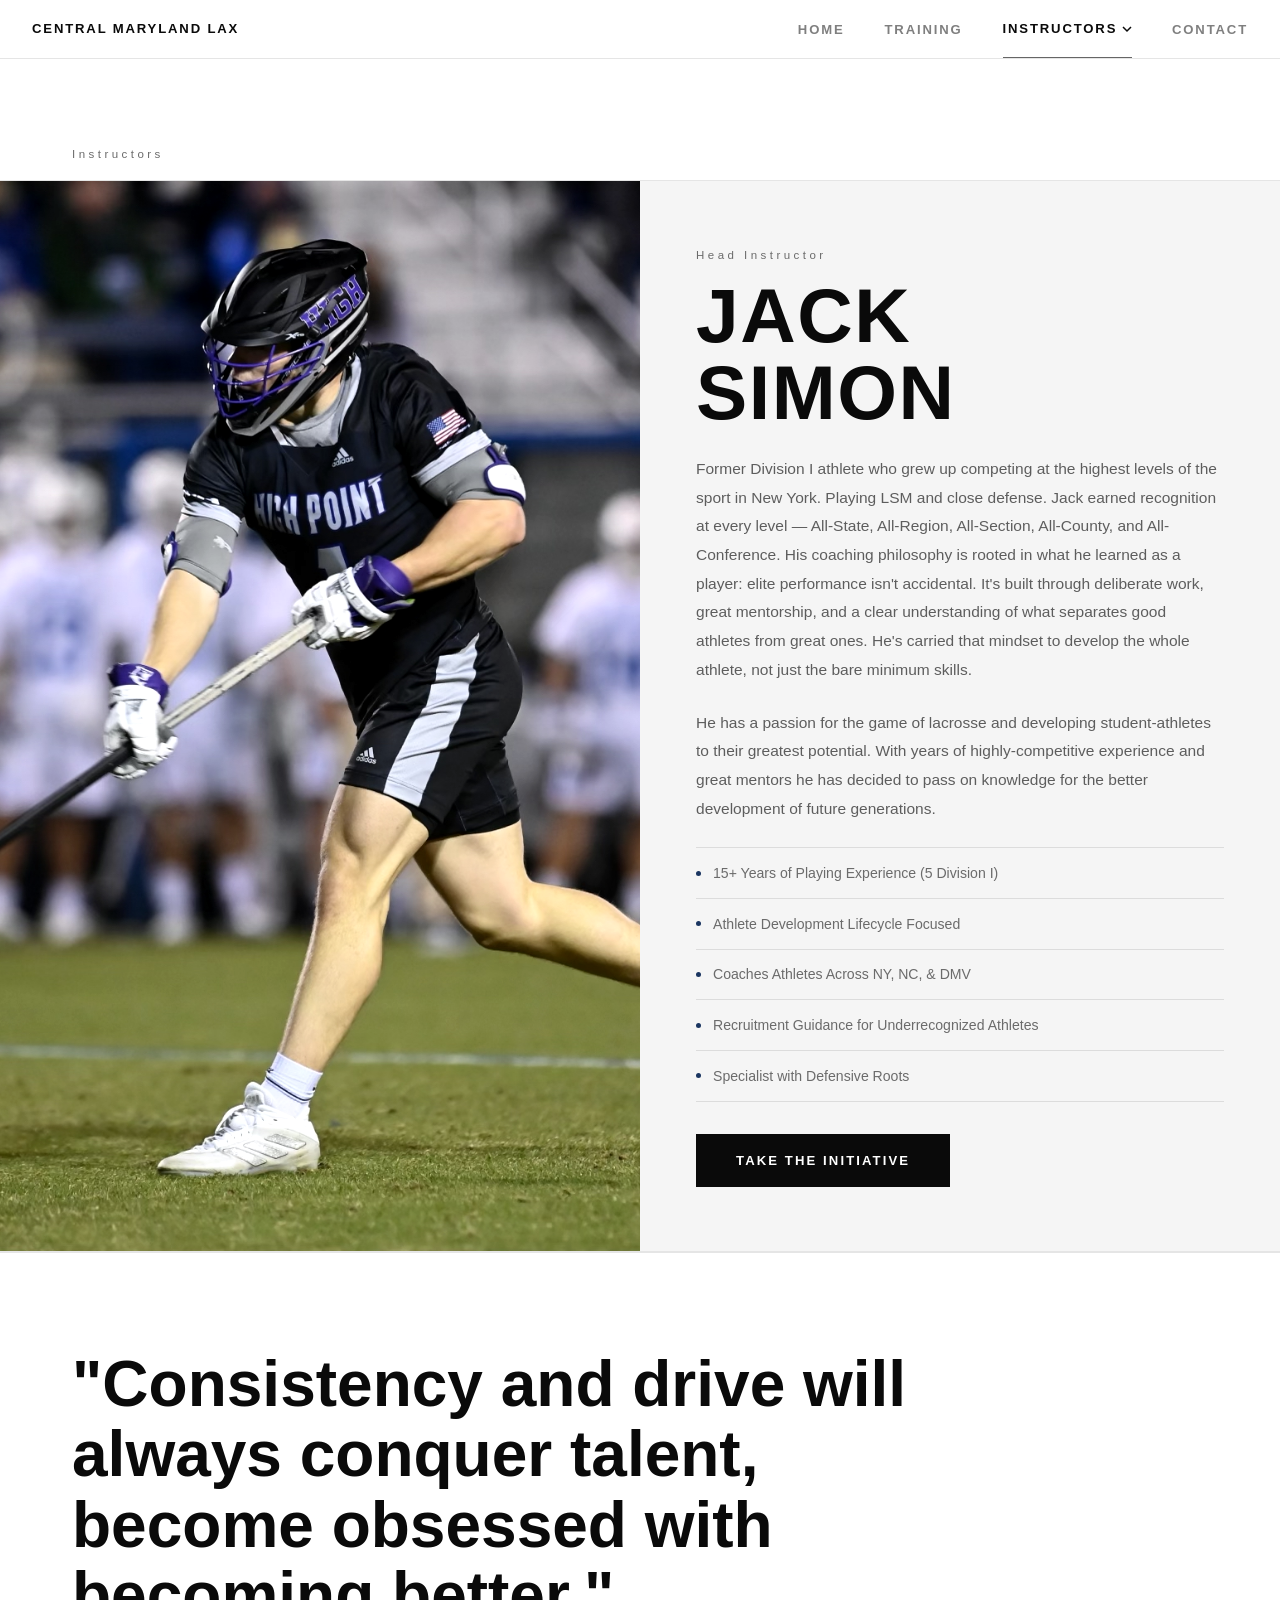
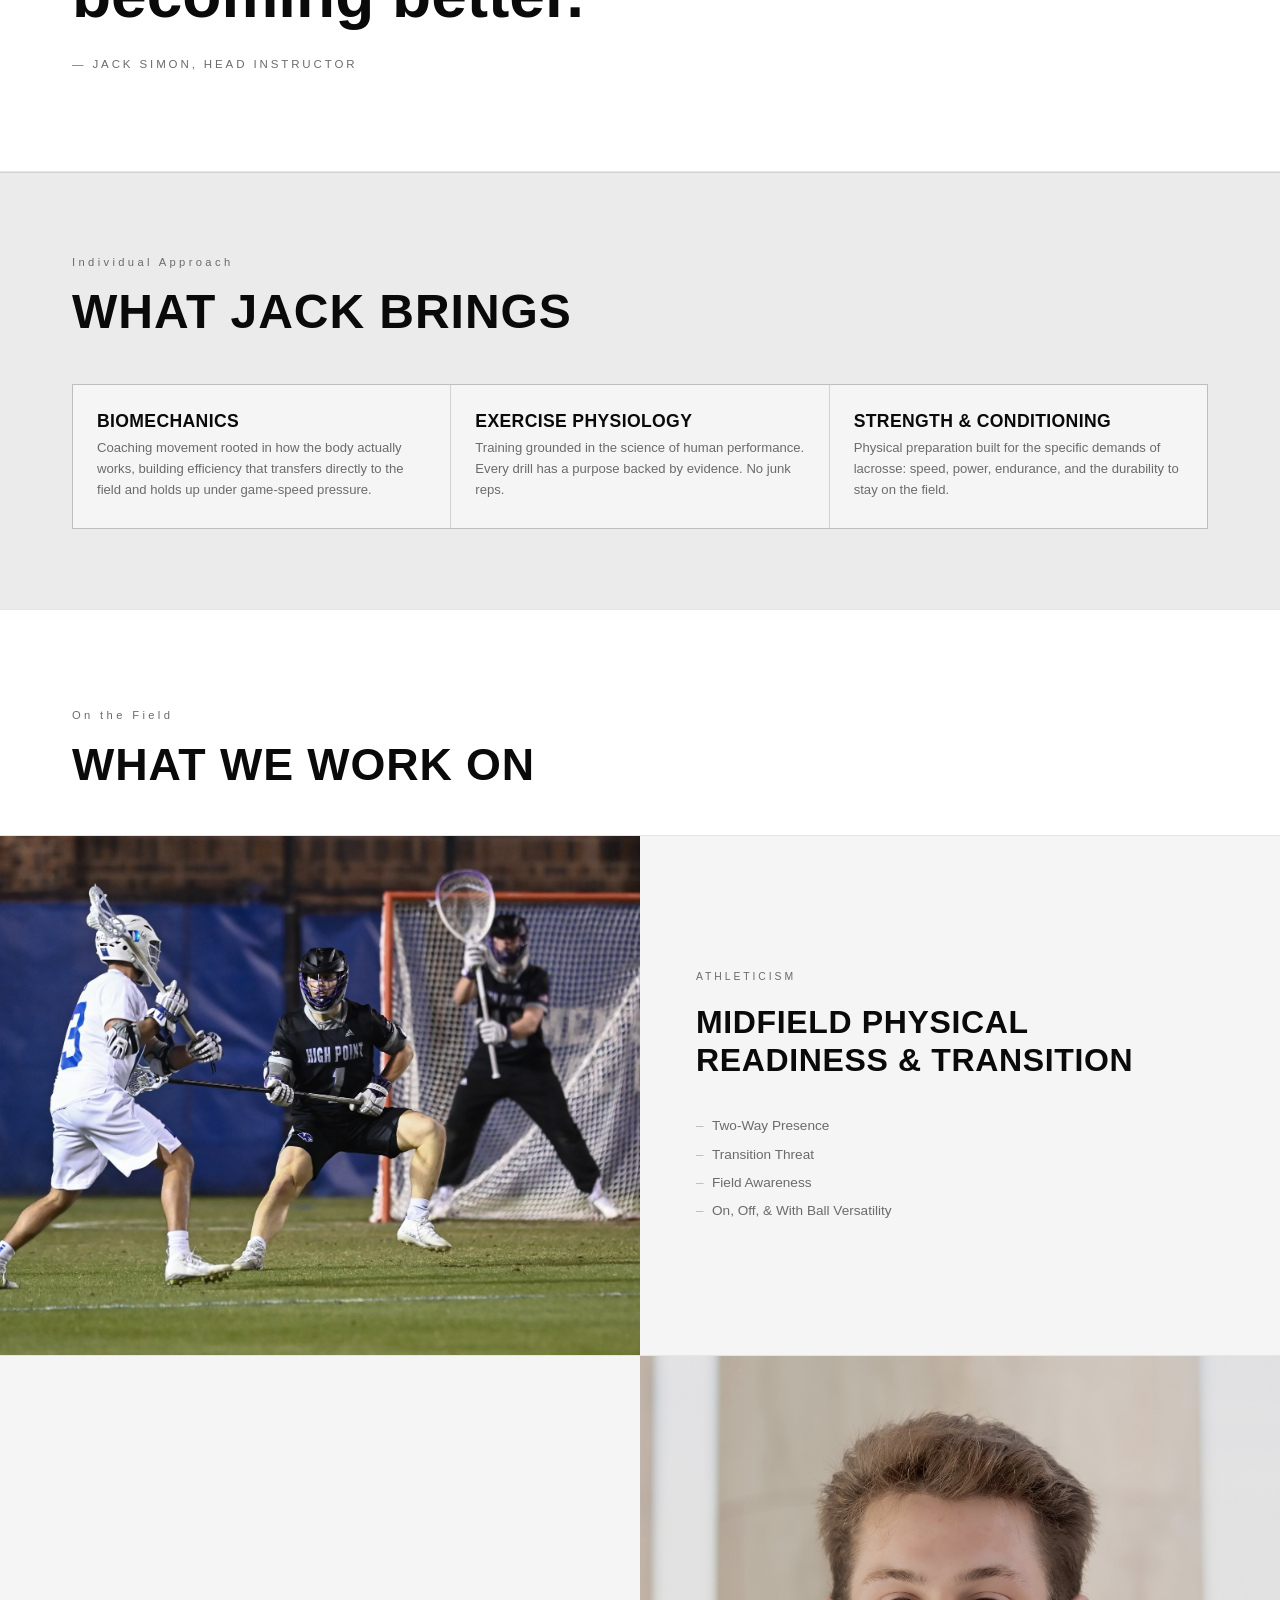
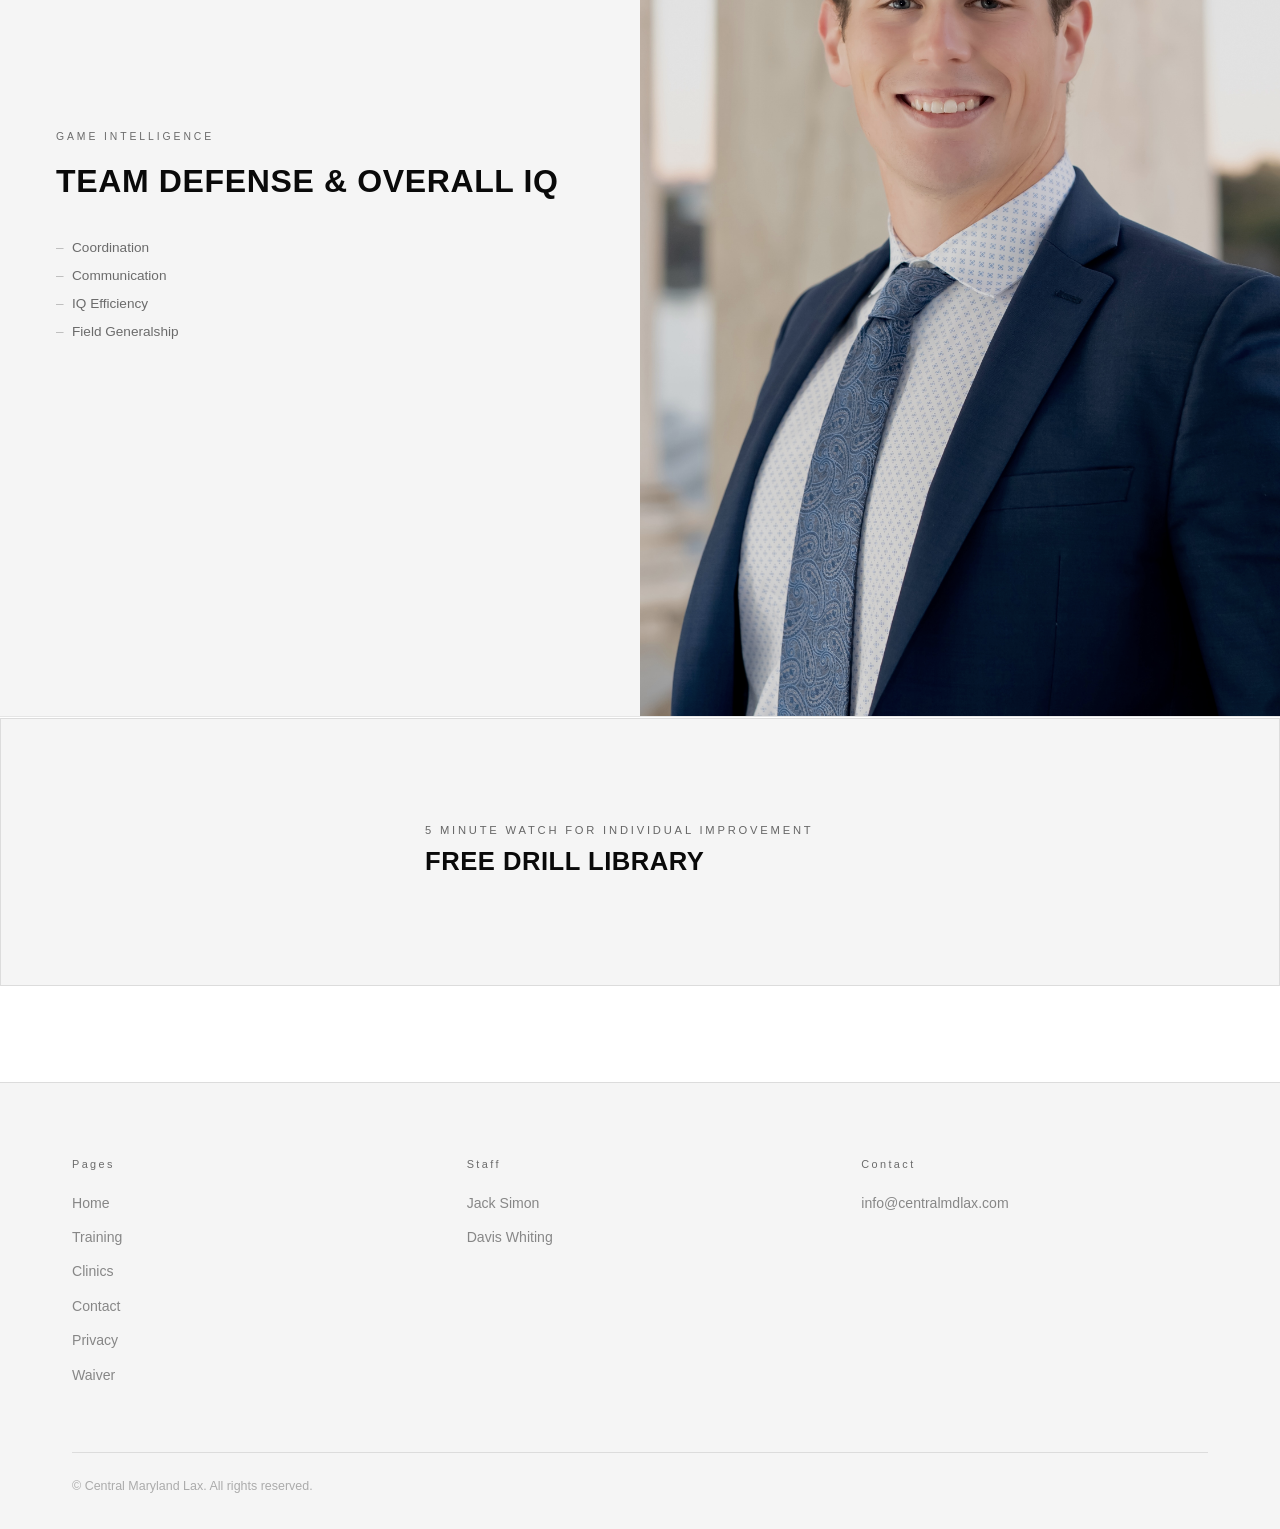
<file: jack.html>
<!DOCTYPE html>
<html lang="en">
<head>
  <!-- Google tag (gtag.js) -->
  <script async src="https://www.googletagmanager.com/gtag/js?id=G-4D4M3J8M9B"></script>
  <script src="assets/js/ga.js"></script>
  <meta charset="UTF-8">
  <meta name="viewport" content="width=device-width, initial-scale=1.0">
  <meta http-equiv="Content-Security-Policy" content="default-src 'self'; script-src 'self' https://assets.calendly.com https://www.googletagmanager.com; style-src 'self' 'unsafe-inline' https://fonts.googleapis.com https://assets.calendly.com; font-src 'self' https://fonts.gstatic.com; img-src 'self' data: https:; frame-src https://calendly.com https://*.calendly.com https://www.youtube.com; connect-src 'self' https://calendly.com https://*.calendly.com https://www.google-analytics.com https://*.google-analytics.com; base-uri 'self'; form-action 'self'; object-src 'none'">
  <title>Jack Simon, Head Instructor — Central Maryland Lax</title>
  <link rel="icon" type="image/png" href="images/cml-favicon.png">
  <link rel="apple-touch-icon" sizes="180x180" href="images/apple-touch-icon.png">
  <link rel="manifest" href="site.webmanifest">
  <meta name="theme-color" content="#0a0a0a">
  <link rel="preconnect" href="https://fonts.googleapis.com">
  <link rel="preconnect" href="https://fonts.gstatic.com" crossorigin>
  <link href="https://fonts.googleapis.com/css2?family=Barlow+Condensed:wght@400;600;700;800&family=Inter:wght@300;400;500;600&display=swap" rel="stylesheet">
  <link rel="stylesheet" href="assets/css/cml.css">

  <!-- SEO -->
  <meta name="description" content="Meet Jack Simon — D1 lacrosse defender, All-State and All-Region honoree. Defensive specialist and recruitment guidance coach at CML.">
  <link rel="canonical" href="https://centralmdlax.com/jack.html">
  <meta name="robots" content="index,follow">

  <!-- Open Graph -->
  <meta property="og:type" content="website">
  <meta property="og:site_name" content="Central Maryland Lax">
  <meta property="og:title" content="Jack Simon, Head Instructor — Central Maryland Lax">
  <meta property="og:description" content="Meet Jack Simon — D1 lacrosse defender, All-State and All-Region honoree. Defensive specialist and recruitment guidance coach at CML.">
  <meta property="og:image" content="https://centralmdlax.com/images/og-default.jpg">
  <meta property="og:url" content="https://centralmdlax.com/jack.html">

  <!-- Twitter -->
  <meta name="twitter:card" content="summary_large_image">
  <meta name="twitter:title" content="Jack Simon, Head Instructor — Central Maryland Lax">
  <meta name="twitter:description" content="Meet Jack Simon — D1 lacrosse defender, All-State and All-Region honoree. Defensive specialist and recruitment guidance coach at CML.">
  <meta name="twitter:image" content="https://centralmdlax.com/images/og-default.jpg">
</head>
<body>

  <div id="page-overlay"></div>

  <!-- NAV -->
  <nav id="cml-nav">
    <a href="index.html" class="nav-logo">Central Maryland Lax</a>
    <ul class="nav-menu" id="nav-menu">
      <li><a href="index.html">Home</a></li>
      <li><a href="train.html">Training</a></li>
      <li class="nav-dropdown">
        <button class="nav-dropdown-trigger active" aria-expanded="false" aria-haspopup="menu" aria-controls="nav-dropdown-panel-instructors">
          Instructors
          <svg viewBox="0 0 10 6" fill="none" stroke="currentColor" stroke-width="1.5"><path d="M1 1l4 4 4-4"/></svg>
        </button>
        <div class="nav-dropdown-panel" id="nav-dropdown-panel-instructors" role="menu">
          <a href="jack.html" class="active">Jack Simon</a>
          <a href="davis.html">Davis Whiting</a>
        </div>
      </li>
      <li><a href="contact.html">Contact</a></li>
    </ul>
    <button class="nav-hamburger" id="nav-hamburger" aria-label="Menu">
      <span></span><span></span><span></span>
    </button>
    <div class="nav-ink"></div>
  </nav>

  <!-- PROFILE HEADER -->
  <div class="profile-page-header">
    <div class="container">
      <p class="page-header-label">Instructors</p>
    </div>

    <div class="profile-top">
      <div class="profile-image-col reveal-l">
        <img src="images/jlax.jpg" alt="Jack Simon — lacrosse" decoding="async" fetchpriority="high">
      </div>
      <div class="profile-info-col reveal-r">
        <p class="profile-role-label">Head Instructor</p>
        <h1 class="profile-name-heading">Jack<br>Simon</h1>

        <p class="profile-bio-text">Former Division I athlete who grew up competing at the highest levels of the sport in New York. Playing LSM and close defense. Jack earned recognition at every level — All-State, All-Region, All-Section, All-County, and All-Conference. His coaching philosophy is rooted in what he learned as a player: elite performance isn't accidental. It's built through deliberate work, great mentorship, and a clear understanding of what separates good athletes from great ones. He's carried that mindset to develop the whole athlete, not just the bare minimum skills.</p>
        <p class="profile-bio-text">He has a passion for the game of lacrosse and developing student-athletes to their greatest potential. With years of highly-competitive experience and great mentors he has decided to pass on knowledge for the better development of future generations.</p>

        <ul class="profile-exp-list">
          <li class="profile-exp-item">15+ Years of Playing Experience (5 Division I)</li>
          <li class="profile-exp-item">Athlete Development Lifecycle Focused</li>
          <li class="profile-exp-item">Coaches Athletes Across NY, NC, & DMV</li>
          <li class="profile-exp-item">Recruitment Guidance for Underrecognized Athletes</li>
          <li class="profile-exp-item">Specialist with Defensive Roots</li>
        </ul>

        <div style="margin-top: 2rem;">
          <a href="mailto:info@centralmdlax.com" class="btn btn-white">Take the Initiative</a>
        </div>
      </div>
    </div>

  </div>

  <!-- PULL QUOTE -->
  <section class="profile-pull-quote">
    <div class="container">
      <div class="quote-curtain on-black">
        <p class="pull-quote-text">
          "Consistency and drive will always conquer talent, become obsessed with becoming better."
        </p>
        <div class="quote-curtain-mask"></div>
      </div>
      <p class="pull-quote-attribution">— Jack Simon, Head Instructor</p>
    </div>
  </section>

  <!-- SKILLS -->
  <section class="profile-skills">
    <div class="container">
      <p class="skills-label reveal">Individual Approach</p>
      <h2 class="skills-title reveal d1">What Jack Brings</h2>

      <div class="skills-row">
        <div class="skill-cell reveal">
          <h3 class="skill-cell-title">Biomechanics</h3>
          <p class="skill-cell-body">Coaching movement rooted in how the body actually works, building efficiency that transfers directly to the field and holds up under game-speed pressure.</p>
        </div>
        <div class="skill-cell reveal d1">
          <h3 class="skill-cell-title">Exercise Physiology</h3>
          <p class="skill-cell-body">Training grounded in the science of human performance. Every drill has a purpose backed by evidence. No junk reps.</p>
        </div>
        <div class="skill-cell reveal d2">
          <h3 class="skill-cell-title">Strength &amp; Conditioning</h3>
          <p class="skill-cell-body">Physical preparation built for the specific demands of lacrosse: speed, power, endurance, and the durability to stay on the field.</p>
        </div>
      </div>
    </div>
  </section>

  <!-- FEATURE ROWS -->
  <section class="profile-related">
    <div class="container">
      <p class="profile-related-label reveal">On the Field</p>
      <h2 class="profile-related-title reveal d1">What We Work On</h2>
    </div>

    <div class="feature-rows">

      <div class="feature-row reveal">
        <div class="feature-row-img">
          <img src="images/chop.jpeg" alt="Physical Readiness" loading="lazy" decoding="async">
        </div>
        <div class="feature-row-text">
          <p class="feature-row-eyebrow">Athleticism</p>
          <h3 class="feature-row-title">Midfield Physical Readiness &amp; Transition</h3>
          <ul class="feature-row-list">
            <li>Two-Way Presence</li>
            <li>Transition Threat</li>
            <li>Field Awareness</li>
            <li>On, Off, &amp; With Ball Versatility</li>
          </ul>
        </div>
      </div>

      <div class="feature-row reveal">
        <div class="feature-row-text">
          <p class="feature-row-eyebrow">Game Intelligence</p>
          <h3 class="feature-row-title">Team Defense &amp; Overall IQ</h3>
          <ul class="feature-row-list">
            <li>Coordination</li>
            <li>Communication</li>
            <li>IQ Efficiency</li>
            <li>Field Generalship</li>
          </ul>
        </div>
        <div class="feature-row-img">
          <img src="images/CMLjackHeadshot.jpg" alt="Jack Simon" loading="lazy" decoding="async">
        </div>
      </div>

      <div style="margin-top:1px; background:var(--g1); border:1px solid var(--border); padding:2rem; display:flex; gap:2rem; align-items:center; flex-wrap:wrap;" class="reveal">
        <div style="flex-shrink:0;">
          <iframe width="360" height="202" src="https://www.youtube.com/embed/ZN3DfMzhbsU" title="Drill Library" frameborder="0" allow="accelerometer; autoplay; clipboard-write; encrypted-media; gyroscope; picture-in-picture; web-share" allowfullscreen style="display:block;"></iframe>
        </div>
        <div>
          <p style="font-family:'Barlow Condensed',sans-serif; font-size:0.7rem; letter-spacing:0.25em; color:#666; margin-bottom:0.5rem; text-transform:uppercase;">5 Minute Watch for Individual Improvement</p>
          <h3 style="font-size:1.6rem; color:#0a0a0a; margin-bottom:0.5rem;">Free Drill Library</h3>

        </div>
      </div>
    </div>
  </section>

  <!-- FOOTER -->
  <footer id="cml-footer">
    <div class="container">
      <div class="footer-grid">
        <div>
          <p class="footer-col-title">Pages</p>
          <ul class="footer-links">
            <li><a href="index.html">Home</a></li>
            <li><a href="train.html">Training</a></li>
            <li><a href="clinic.html">Clinics</a></li>
            <li><a href="contact.html">Contact</a></li>
            <li><a href="privacy.html">Privacy</a></li>
            <li><a href="waiver.html">Waiver</a></li>
          </ul>
        </div>
        <div>
          <p class="footer-col-title">Staff</p>
          <ul class="footer-links">
            <li><a href="jack.html">Jack Simon</a></li>
            <li><a href="davis.html">Davis Whiting</a></li>
          </ul>
        </div>
        <div>
          <p class="footer-col-title">Contact</p>
          <ul class="footer-links">
            <li><a href="mailto:info@centralmdlax.com">info@centralmdlax.com</a></li>
          </ul>
        </div>
      </div>
      <div class="footer-bottom">
        <span class="footer-copy">&copy; Central Maryland Lax. All rights reserved.</span>
      </div>
    </div>
  </footer>

  <script src="assets/js/cml.js"></script>
</body>
</html>
</file>
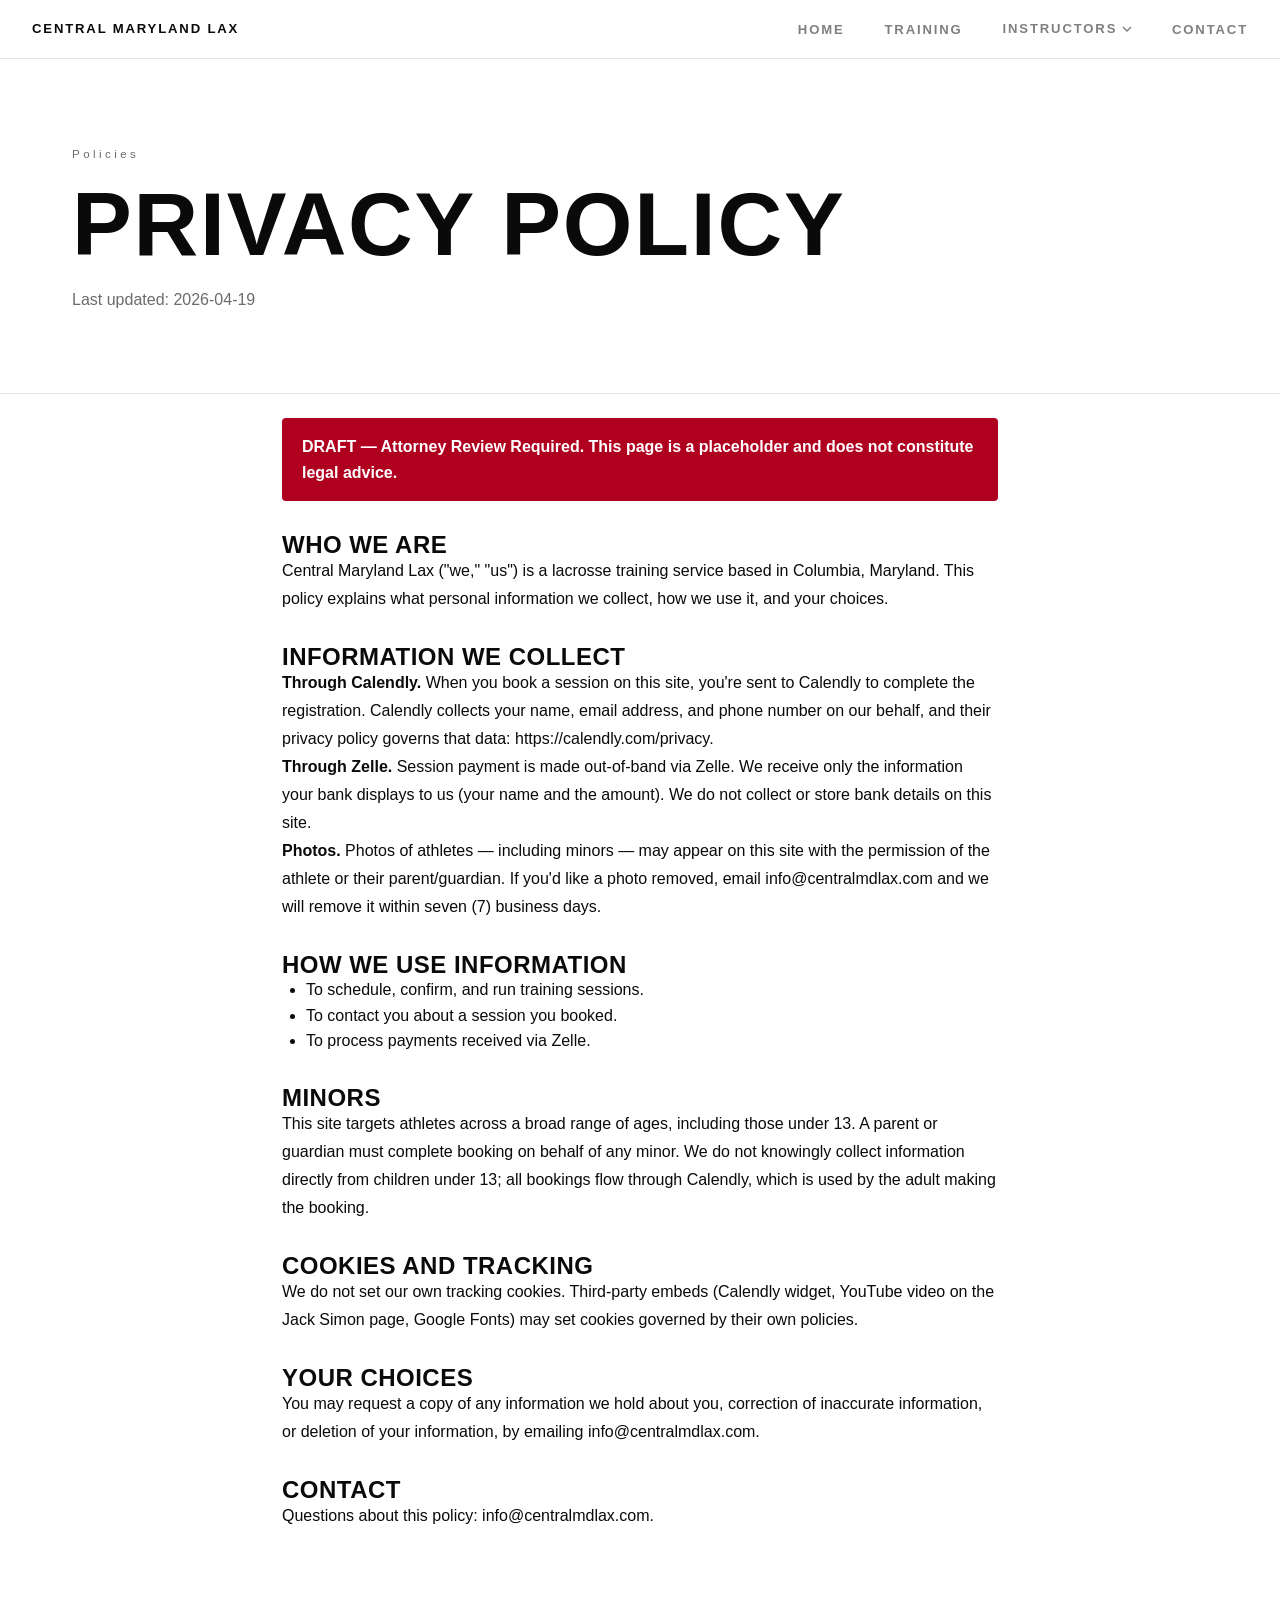
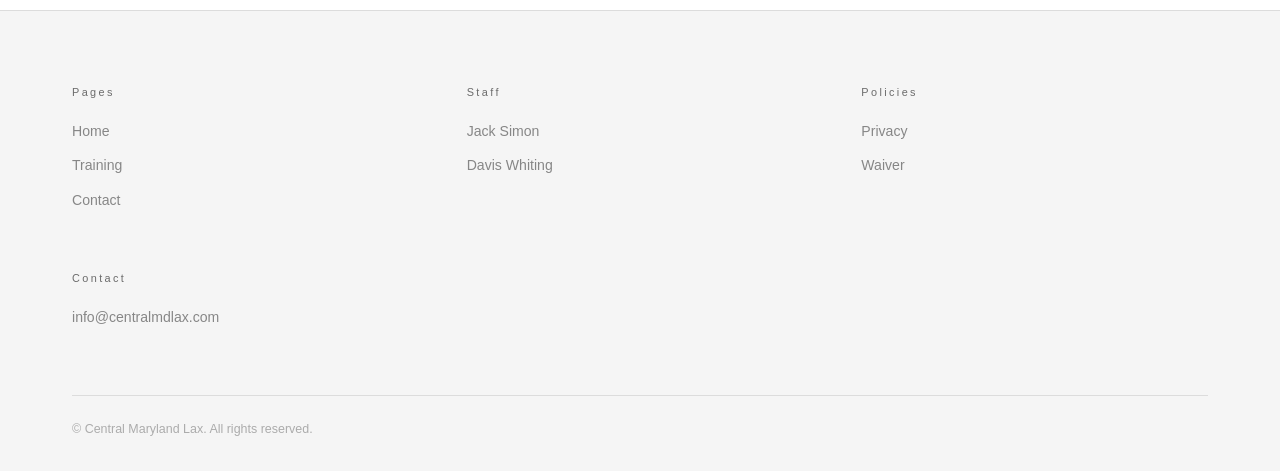
<file: privacy.html>
<!DOCTYPE html>
<html lang="en">
<head>
  <!-- Google tag (gtag.js) -->
  <script async src="https://www.googletagmanager.com/gtag/js?id=G-4D4M3J8M9B"></script>
  <script src="assets/js/ga.js"></script>
  <meta charset="UTF-8">
  <meta name="viewport" content="width=device-width, initial-scale=1.0">
  <meta http-equiv="Content-Security-Policy" content="default-src 'self'; script-src 'self' https://assets.calendly.com https://www.googletagmanager.com; style-src 'self' 'unsafe-inline' https://fonts.googleapis.com https://assets.calendly.com; font-src 'self' https://fonts.gstatic.com; img-src 'self' data: https:; frame-src https://calendly.com https://*.calendly.com https://www.youtube.com; connect-src 'self' https://calendly.com https://*.calendly.com https://www.google-analytics.com https://*.google-analytics.com; base-uri 'self'; form-action 'self'; object-src 'none'">
  <title>Privacy Policy — Central Maryland Lax</title>
  <link rel="icon" type="image/png" href="images/cml-favicon.png">
  <link rel="apple-touch-icon" sizes="180x180" href="images/apple-touch-icon.png">
  <link rel="manifest" href="site.webmanifest">
  <meta name="theme-color" content="#0a0a0a">
  <link rel="preconnect" href="https://fonts.googleapis.com">
  <link rel="preconnect" href="https://fonts.gstatic.com" crossorigin>
  <link href="https://fonts.googleapis.com/css2?family=Barlow+Condensed:wght@400;600;700;800&family=Inter:wght@300;400;500;600&display=swap" rel="stylesheet">
  <link rel="stylesheet" href="assets/css/cml.css">
  <meta name="robots" content="index,follow">
</head>
<body>

  <div id="page-overlay"></div>

  <!-- NAV -->
  <nav id="cml-nav">
    <a href="index.html" class="nav-logo">Central Maryland Lax</a>
    <ul class="nav-menu" id="nav-menu">
      <li><a href="index.html">Home</a></li>
      <li><a href="train.html">Training</a></li>
      <li class="nav-dropdown">
        <button class="nav-dropdown-trigger" aria-expanded="false" aria-haspopup="menu" aria-controls="nav-dropdown-panel-instructors">
          Instructors
          <svg viewBox="0 0 10 6" fill="none" stroke="currentColor" stroke-width="1.5"><path d="M1 1l4 4 4-4"/></svg>
        </button>
        <div class="nav-dropdown-panel" id="nav-dropdown-panel-instructors" role="menu">
          <a href="jack.html">Jack Simon</a>
          <a href="davis.html">Davis Whiting</a>
        </div>
      </li>
      <li><a href="contact.html">Contact</a></li>
    </ul>
    <button class="nav-hamburger" id="nav-hamburger" aria-label="Menu">
      <span></span><span></span><span></span>
    </button>
    <div class="nav-ink"></div>
  </nav>

  <!-- PAGE HEADER -->
  <div class="page-header">
    <div class="container">
      <p class="page-header-label">Policies</p>
      <h1>Privacy Policy</h1>
      <p class="page-header-sub">Last updated: 2026-04-19</p>
    </div>
  </div>

  <!-- DRAFT BANNER -->
  <section style="padding:1.5rem 0 0;">
    <div class="container" style="max-width:780px;">
      <div style="background:#b00020;color:#fff;padding:1rem 1.25rem;border-radius:4px;font-weight:600;">
        DRAFT — Attorney Review Required. This page is a placeholder and does not constitute legal advice.
      </div>
    </div>
  </section>

  <!-- BODY -->
  <section style="padding:2rem 0 5rem;">
    <div class="container" style="max-width:780px;">

      <h2 style="font-size:1.5rem;margin-top:0;">Who we are</h2>
      <p>Central Maryland Lax ("we," "us") is a lacrosse training service based in Columbia, Maryland. This policy explains what personal information we collect, how we use it, and your choices.</p>

      <h2 style="font-size:1.5rem;margin-top:2rem;">Information we collect</h2>
      <p><strong>Through Calendly.</strong> When you book a session on this site, you're sent to Calendly to complete the registration. Calendly collects your name, email address, and phone number on our behalf, and their privacy policy governs that data: <a href="https://calendly.com/privacy" rel="noopener">https://calendly.com/privacy</a>.</p>
      <p><strong>Through Zelle.</strong> Session payment is made out-of-band via Zelle. We receive only the information your bank displays to us (your name and the amount). We do not collect or store bank details on this site.</p>
      <p><strong>Photos.</strong> Photos of athletes — including minors — may appear on this site with the permission of the athlete or their parent/guardian. If you'd like a photo removed, email <a href="mailto:info@centralmdlax.com">info@centralmdlax.com</a> and we will remove it within seven (7) business days.</p>

      <h2 style="font-size:1.5rem;margin-top:2rem;">How we use information</h2>
      <ul style="list-style:disc;padding-left:1.5rem;">
        <li>To schedule, confirm, and run training sessions.</li>
        <li>To contact you about a session you booked.</li>
        <li>To process payments received via Zelle.</li>
      </ul>

      <h2 style="font-size:1.5rem;margin-top:2rem;">Minors</h2>
      <p>This site targets athletes across a broad range of ages, including those under 13. A parent or guardian must complete booking on behalf of any minor. We do not knowingly collect information directly from children under 13; all bookings flow through Calendly, which is used by the adult making the booking.</p>

      <h2 style="font-size:1.5rem;margin-top:2rem;">Cookies and tracking</h2>
      <p>We do not set our own tracking cookies. Third-party embeds (Calendly widget, YouTube video on the Jack Simon page, Google Fonts) may set cookies governed by their own policies.</p>

      <h2 style="font-size:1.5rem;margin-top:2rem;">Your choices</h2>
      <p>You may request a copy of any information we hold about you, correction of inaccurate information, or deletion of your information, by emailing <a href="mailto:info@centralmdlax.com">info@centralmdlax.com</a>.</p>

      <h2 style="font-size:1.5rem;margin-top:2rem;">Contact</h2>
      <p>Questions about this policy: <a href="mailto:info@centralmdlax.com">info@centralmdlax.com</a>.</p>

    </div>
  </section>

  <!-- FOOTER -->
  <footer id="cml-footer">
    <div class="container">
      <div class="footer-grid">
        <div>
          <p class="footer-col-title">Pages</p>
          <ul class="footer-links">
            <li><a href="index.html">Home</a></li>
            <li><a href="train.html">Training</a></li>
            <li><a href="contact.html">Contact</a></li>
          </ul>
        </div>
        <div>
          <p class="footer-col-title">Staff</p>
          <ul class="footer-links">
            <li><a href="jack.html">Jack Simon</a></li>
            <li><a href="davis.html">Davis Whiting</a></li>
          </ul>
        </div>
        <div>
          <p class="footer-col-title">Policies</p>
          <ul class="footer-links">
            <li><a href="privacy.html">Privacy</a></li>
            <li><a href="waiver.html">Waiver</a></li>
          </ul>
        </div>
        <div>
          <p class="footer-col-title">Contact</p>
          <ul class="footer-links">
            <li><a href="mailto:info@centralmdlax.com">info@centralmdlax.com</a></li>
          </ul>
        </div>
      </div>
      <div class="footer-bottom">
        <span class="footer-copy">&copy; Central Maryland Lax. All rights reserved.</span>
      </div>
    </div>
  </footer>

  <script src="assets/js/cml.js"></script>
</body>
</html>
</file>
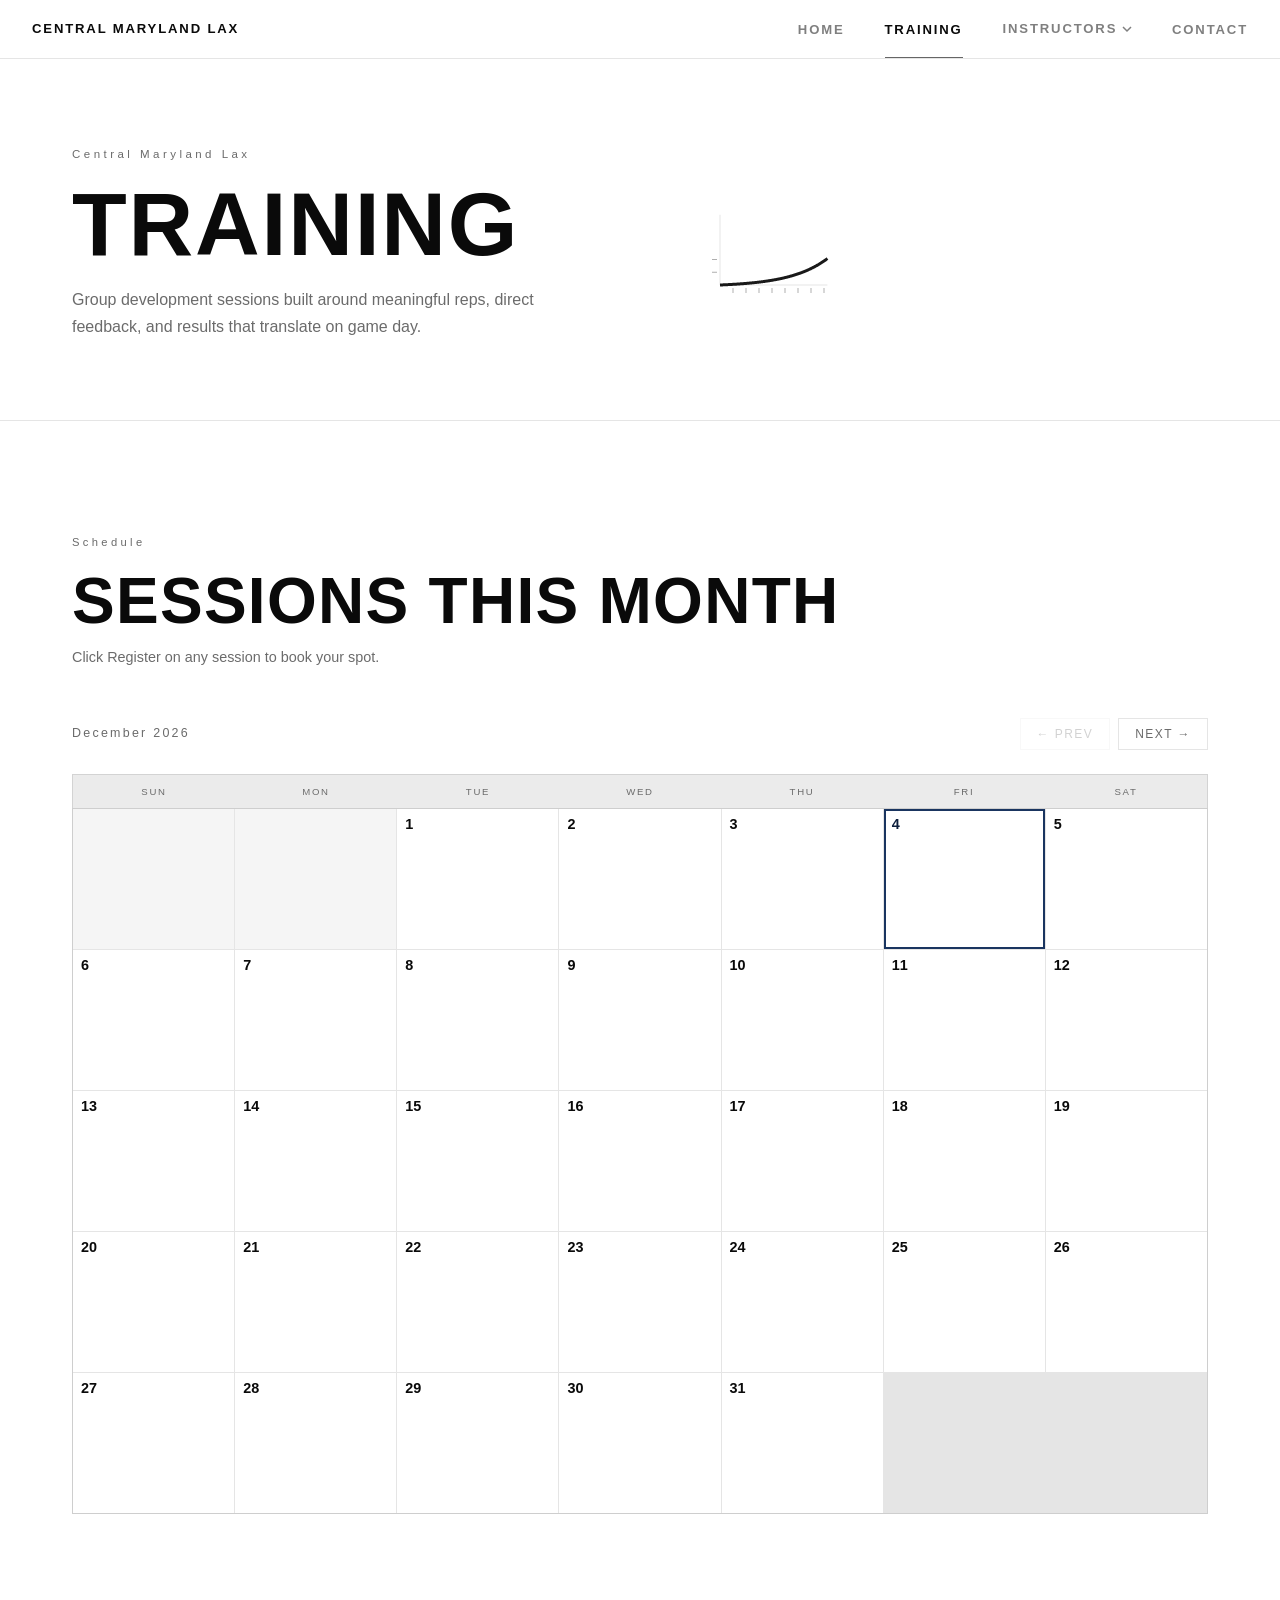
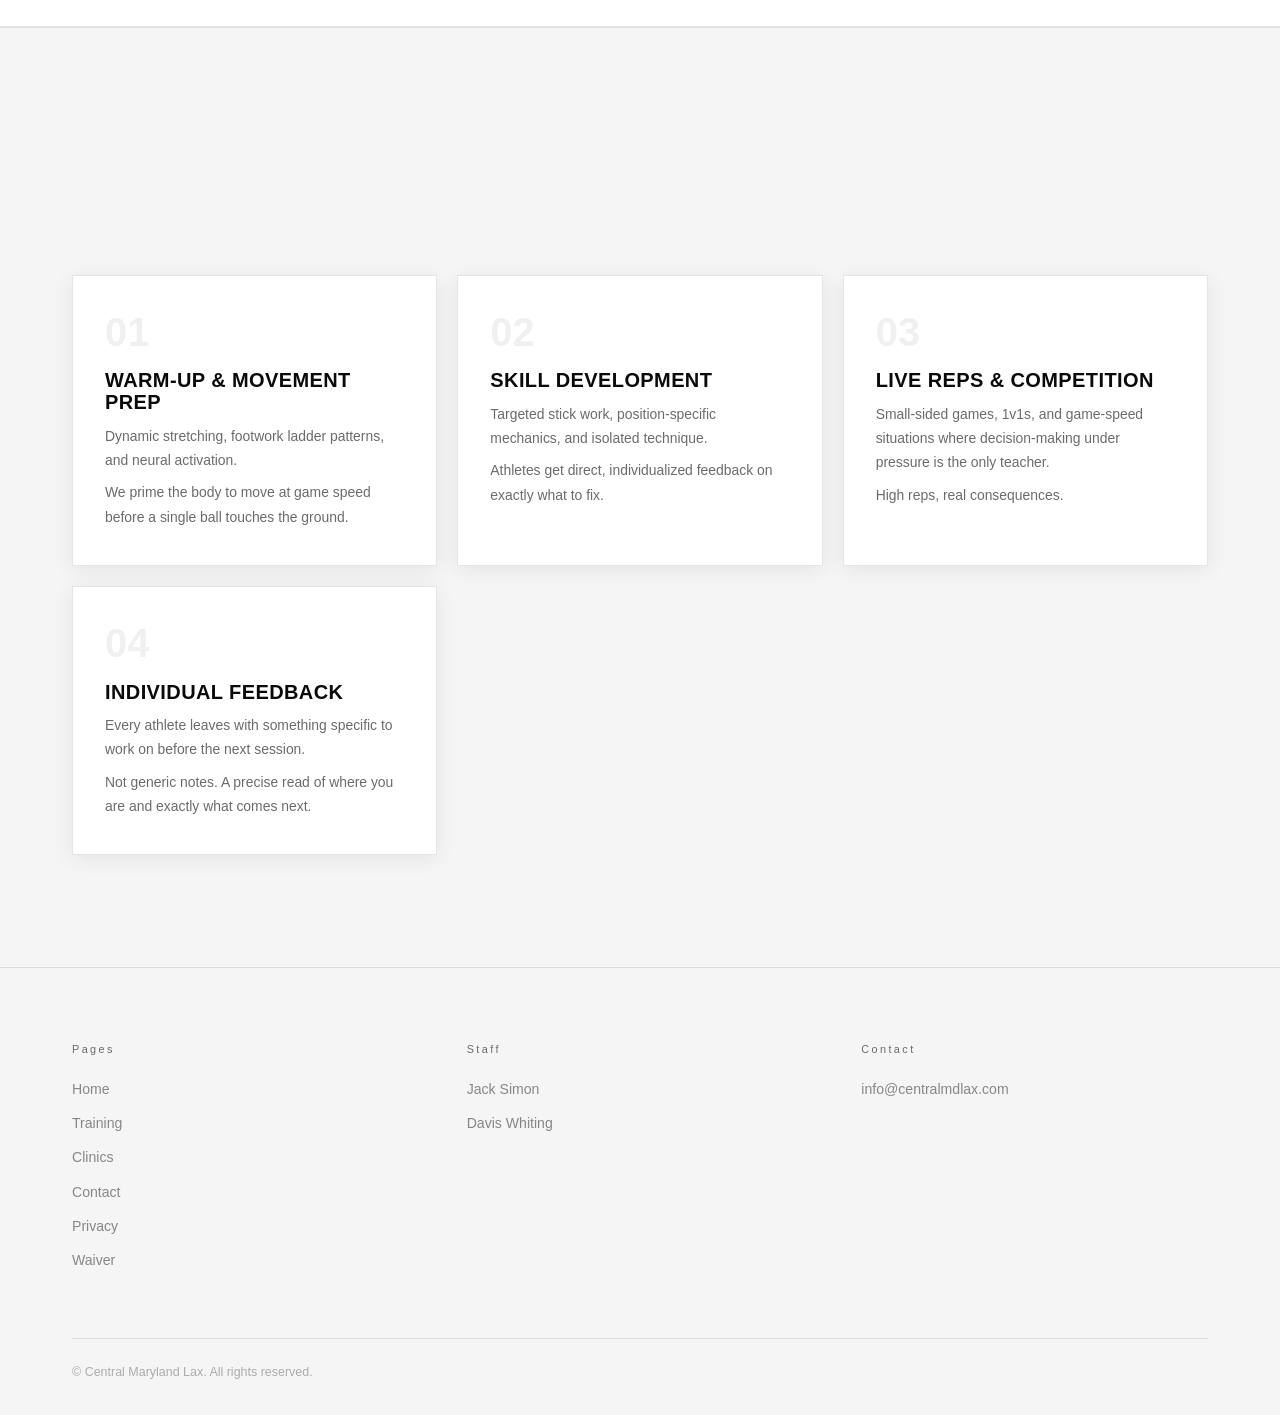
<file: train.html>
<!DOCTYPE html>
<html lang="en">
<head>
  <!-- Google tag (gtag.js) -->
  <script async src="https://www.googletagmanager.com/gtag/js?id=G-4D4M3J8M9B"></script>
  <script src="assets/js/ga.js"></script>
  <meta charset="UTF-8">
  <meta name="viewport" content="width=device-width, initial-scale=1.0">
  <meta http-equiv="Content-Security-Policy" content="default-src 'self'; script-src 'self' https://assets.calendly.com https://www.googletagmanager.com; style-src 'self' 'unsafe-inline' https://fonts.googleapis.com https://assets.calendly.com; font-src 'self' https://fonts.gstatic.com; img-src 'self' data: https:; frame-src https://calendly.com https://*.calendly.com https://www.youtube.com; connect-src 'self' https://calendly.com https://*.calendly.com https://www.google-analytics.com https://*.google-analytics.com; base-uri 'self'; form-action 'self'; object-src 'none'">
  <title>Training Sessions — Central Maryland Lax</title>
  <link rel="icon" type="image/png" href="images/cml-favicon.png">
  <link rel="apple-touch-icon" sizes="180x180" href="images/apple-touch-icon.png">
  <link rel="manifest" href="site.webmanifest">
  <meta name="theme-color" content="#0a0a0a">
  <link rel="preconnect" href="https://fonts.googleapis.com">
  <link rel="preconnect" href="https://fonts.gstatic.com" crossorigin>
  <link href="https://fonts.googleapis.com/css2?family=Barlow+Condensed:wght@400;600;700;800&family=Inter:wght@300;400;500;600&display=swap" rel="stylesheet">
  <link rel="stylesheet" href="assets/css/cml.css">

  <!-- SEO -->
  <meta name="description" content="Book individual or group lacrosse training sessions with Central Maryland Lax. Monthly calendar of sessions in Columbia, MD.">
  <link rel="canonical" href="https://centralmdlax.com/train.html">
  <meta name="robots" content="index,follow">

  <!-- Open Graph -->
  <meta property="og:type" content="website">
  <meta property="og:site_name" content="Central Maryland Lax">
  <meta property="og:title" content="Training Sessions — Central Maryland Lax">
  <meta property="og:description" content="Book individual or group lacrosse training sessions with Central Maryland Lax. Monthly calendar of sessions in Columbia, MD.">
  <meta property="og:image" content="https://centralmdlax.com/images/og-default.jpg">
  <meta property="og:url" content="https://centralmdlax.com/train.html">

  <!-- Twitter -->
  <meta name="twitter:card" content="summary_large_image">
  <meta name="twitter:title" content="Training Sessions — Central Maryland Lax">
  <meta name="twitter:description" content="Book individual or group lacrosse training sessions with Central Maryland Lax. Monthly calendar of sessions in Columbia, MD.">
  <meta name="twitter:image" content="https://centralmdlax.com/images/og-default.jpg">
</head>
<body>

  <div id="page-overlay"></div>

  <!-- NAV -->
  <nav id="cml-nav">
    <a href="index.html" class="nav-logo">Central Maryland Lax</a>
    <ul class="nav-menu" id="nav-menu">
      <li><a href="index.html">Home</a></li>
      <li><a href="train.html" class="active">Training</a></li>
      <li class="nav-dropdown">
        <button class="nav-dropdown-trigger" aria-expanded="false" aria-haspopup="menu" aria-controls="nav-dropdown-panel-instructors">
          Instructors
          <svg viewBox="0 0 10 6" fill="none" stroke="currentColor" stroke-width="1.5"><path d="M1 1l4 4 4-4"/></svg>
        </button>
        <div class="nav-dropdown-panel" id="nav-dropdown-panel-instructors" role="menu">
          <a href="jack.html">Jack Simon</a>
          <a href="davis.html">Davis Whiting</a>
        </div>
      </li>
      <li><a href="contact.html">Contact</a></li>
    </ul>
    <button class="nav-hamburger" id="nav-hamburger" aria-label="Menu">
      <span></span><span></span><span></span>
    </button>
    <div class="nav-ink"></div>
  </nav>

  <!-- PAGE HEADER — "Training" + curve canvas side by side -->
  <div class="page-header">
    <div class="container">
      <div class="page-header-inner">
        <div>
          <p class="page-header-label">Central Maryland Lax</p>
          <h1>Training</h1>
          <p class="page-header-sub">Group development sessions built around meaningful reps, direct feedback, and results that translate on game day.</p>
        </div>
        <div class="train-header-canvas-wrap">
          <canvas id="train-curve-canvas"></canvas>
        </div>
      </div>
    </div>
  </div>

  <!-- MONTHLY CALENDAR -->
  <section class="calendar-section" id="calendar">
    <div class="container">
      <p class="calendar-section-label reveal">Schedule</p>
      <h2 class="calendar-section-title reveal d1">Sessions This Month</h2>
      <p class="calendar-section-sub reveal d2">Click Register on any session to book your spot.</p>

      <div class="reveal">
        <div class="cal-header">
          <span class="cal-week-range" id="cal-month-label"></span>
          <div class="cal-nav-btns">
            <button class="cal-nav-btn" id="cal-prev">&#8592; Prev</button>
            <button class="cal-nav-btn" id="cal-next">Next &#8594;</button>
          </div>
        </div>
        <div class="cal-scroll-outer">
          <div class="cal-day-headers">
            <div class="cal-day-header-cell">Sun</div>
            <div class="cal-day-header-cell">Mon</div>
            <div class="cal-day-header-cell">Tue</div>
            <div class="cal-day-header-cell">Wed</div>
            <div class="cal-day-header-cell">Thu</div>
            <div class="cal-day-header-cell">Fri</div>
            <div class="cal-day-header-cell">Sat</div>
          </div>
          <div class="cal-monthly-grid" id="cal-grid"></div>
        </div>
      </div>
    </div>
  </section>

  <div class="draw-line reveal"></div>

  <!-- THE PROCESS -->
  <section class="session-breakdown">
    <div class="container">
      <p class="breakdown-label reveal">The Process</p>
      <h2 class="breakdown-title reveal d1">Built With Intent.</h2>

      <div class="process-grid">

        <div class="process-card reveal">
          <div class="process-card-num">01</div>
          <h3 class="process-card-title">Warm-Up &amp; Movement Prep</h3>
          <ul class="process-card-body" style="list-style:none;display:flex;flex-direction:column;gap:0.5rem;">
            <li>Dynamic stretching, footwork ladder patterns, and neural activation.</li>
            <li>We prime the body to move at game speed before a single ball touches the ground.</li>
          </ul>
        </div>

        <div class="process-card reveal d1">
          <div class="process-card-num">02</div>
          <h3 class="process-card-title">Skill Development</h3>
          <ul class="process-card-body" style="list-style:none;display:flex;flex-direction:column;gap:0.5rem;">
            <li>Targeted stick work, position-specific mechanics, and isolated technique.</li>
            <li>Athletes get direct, individualized feedback on exactly what to fix.</li>
          </ul>
        </div>

        <div class="process-card reveal d2">
          <div class="process-card-num">03</div>
          <h3 class="process-card-title">Live Reps &amp; Competition</h3>
          <ul class="process-card-body" style="list-style:none;display:flex;flex-direction:column;gap:0.5rem;">
            <li>Small-sided games, 1v1s, and game-speed situations where decision-making under pressure is the only teacher.</li>
            <li>High reps, real consequences.</li>
          </ul>
        </div>

        <div class="process-card reveal d3">
          <div class="process-card-num">04</div>
          <h3 class="process-card-title">Individual Feedback</h3>
          <ul class="process-card-body" style="list-style:none;display:flex;flex-direction:column;gap:0.5rem;">
            <li>Every athlete leaves with something specific to work on before the next session.</li>
            <li>Not generic notes. A precise read of where you are and exactly what comes next.</li>
          </ul>
        </div>

      </div>
    </div>
  </section>

  <!-- FOOTER -->
  <footer id="cml-footer">
    <div class="container">
      <div class="footer-grid">
        <div>
          <p class="footer-col-title">Pages</p>
          <ul class="footer-links">
            <li><a href="index.html">Home</a></li>
            <li><a href="train.html">Training</a></li>
            <li><a href="clinic.html">Clinics</a></li>
            <li><a href="contact.html">Contact</a></li>
            <li><a href="privacy.html">Privacy</a></li>
            <li><a href="waiver.html">Waiver</a></li>
          </ul>
        </div>
        <div>
          <p class="footer-col-title">Staff</p>
          <ul class="footer-links">
            <li><a href="jack.html">Jack Simon</a></li>
            <li><a href="davis.html">Davis Whiting</a></li>
          </ul>
        </div>
        <div>
          <p class="footer-col-title">Contact</p>
          <ul class="footer-links">
            <li><a href="mailto:info@centralmdlax.com">info@centralmdlax.com</a></li>
          </ul>
        </div>
      </div>
      <div class="footer-bottom">
        <span class="footer-copy">&copy; Central Maryland Lax. All rights reserved.</span>
      </div>
    </div>
  </footer>

  <script src="assets/js/cml.js"></script>
  <script src="assets/js/clinic-dates.js"></script>
  <script src="assets/js/train-page.js"></script>


</body>
</html>
</file>
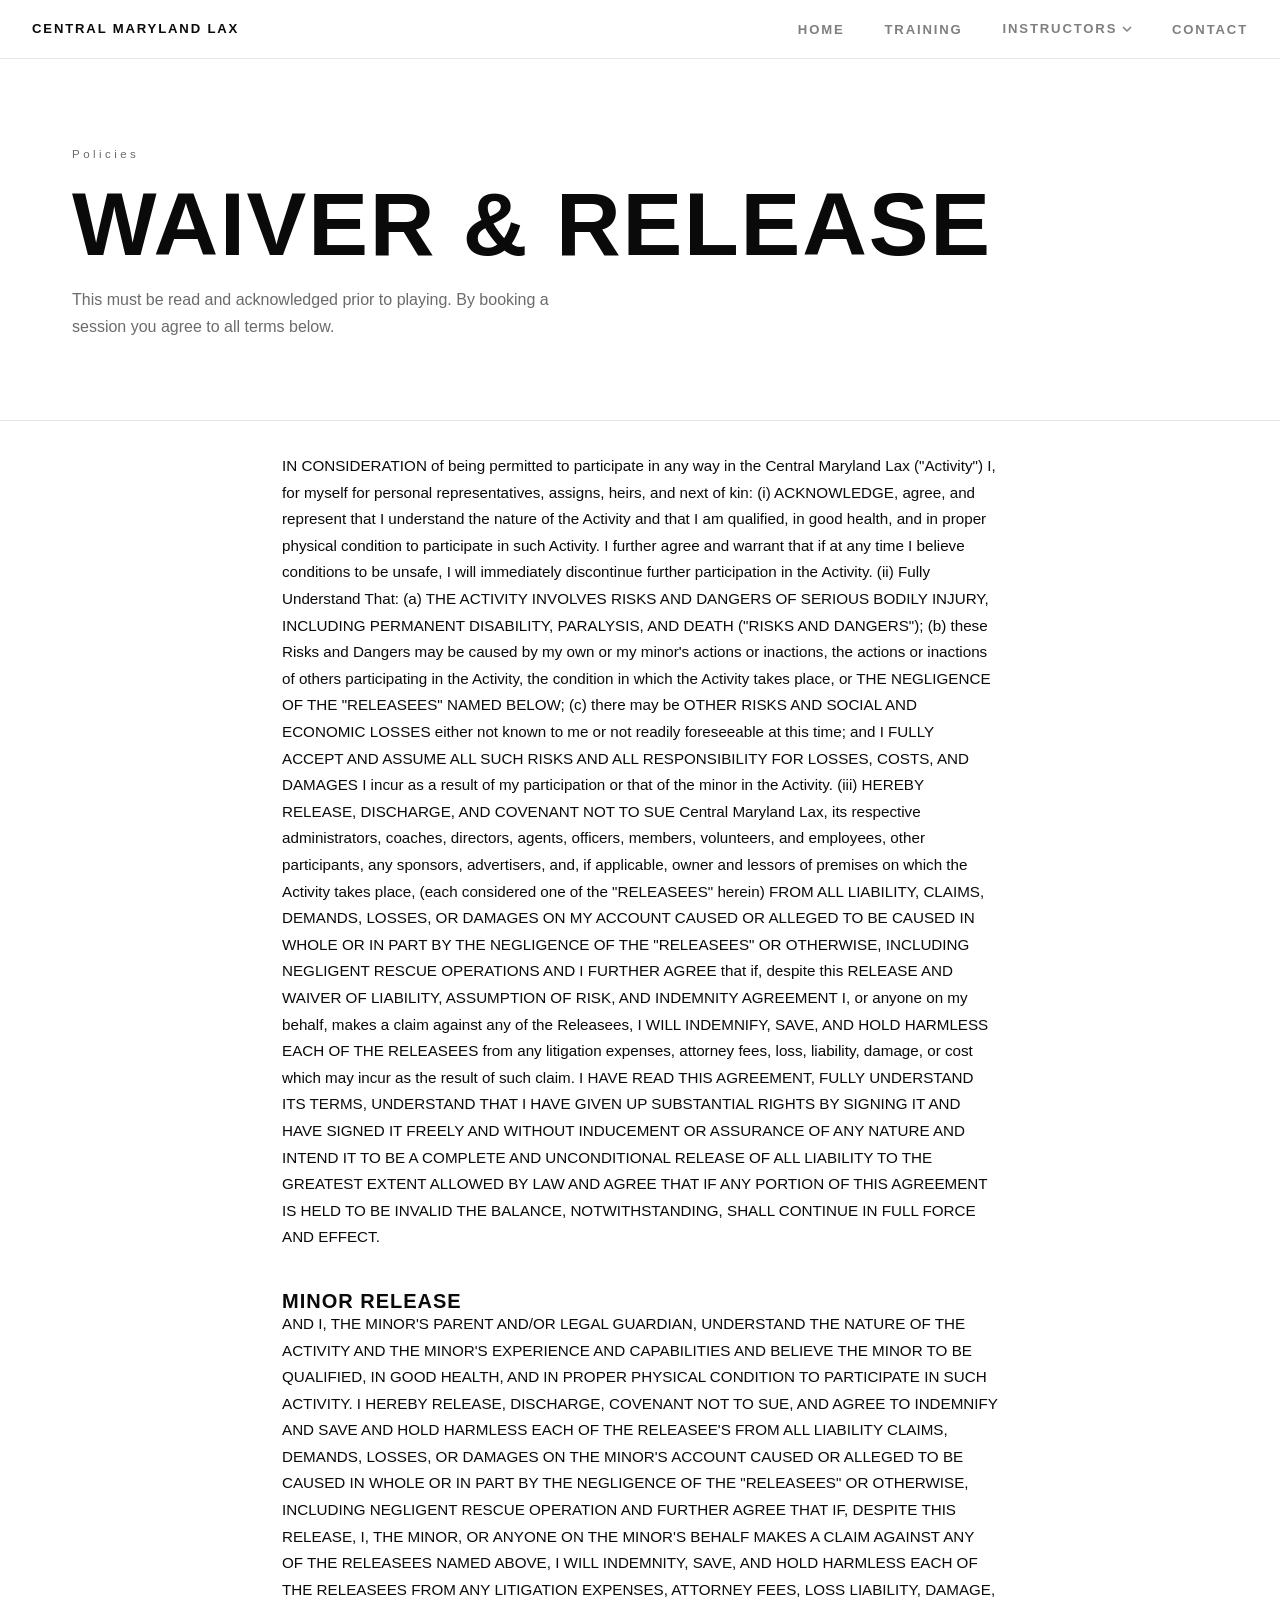
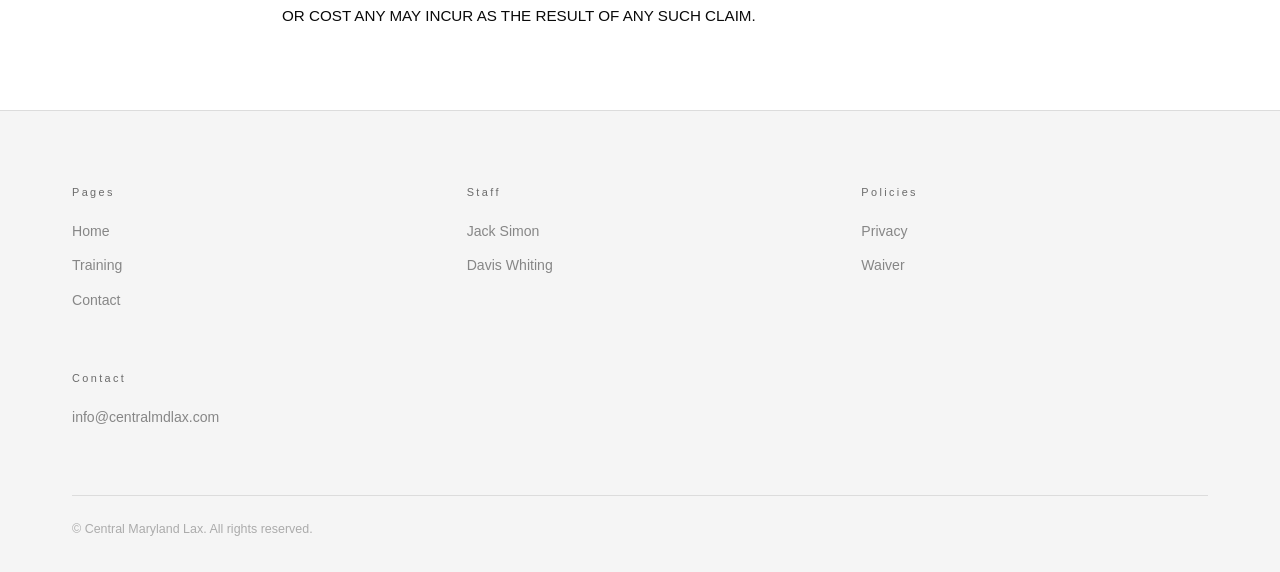
<file: waiver.html>
<!DOCTYPE html>
<html lang="en">
<head>
  <!-- Google tag (gtag.js) -->
  <script async src="https://www.googletagmanager.com/gtag/js?id=G-4D4M3J8M9B"></script>
  <script src="assets/js/ga.js"></script>
  <meta charset="UTF-8">
  <meta name="viewport" content="width=device-width, initial-scale=1.0">
  <meta http-equiv="Content-Security-Policy" content="default-src 'self'; script-src 'self' https://assets.calendly.com https://www.googletagmanager.com; style-src 'self' 'unsafe-inline' https://fonts.googleapis.com https://assets.calendly.com; font-src 'self' https://fonts.gstatic.com; img-src 'self' data: https:; frame-src https://calendly.com https://*.calendly.com https://www.youtube.com; connect-src 'self' https://calendly.com https://*.calendly.com https://www.google-analytics.com https://*.google-analytics.com; base-uri 'self'; form-action 'self'; object-src 'none'">
  <title>Waiver &amp; Photo Release — Central Maryland Lax</title>
  <link rel="icon" type="image/png" href="images/cml-favicon.png">
  <link rel="apple-touch-icon" sizes="180x180" href="images/apple-touch-icon.png">
  <link rel="manifest" href="site.webmanifest">
  <meta name="theme-color" content="#0a0a0a">
  <link rel="preconnect" href="https://fonts.googleapis.com">
  <link rel="preconnect" href="https://fonts.gstatic.com" crossorigin>
  <link href="https://fonts.googleapis.com/css2?family=Barlow+Condensed:wght@400;600;700;800&family=Inter:wght@300;400;500;600&display=swap" rel="stylesheet">
  <link rel="stylesheet" href="assets/css/cml.css">
  <meta name="robots" content="noindex">
</head>
<body>

  <div id="page-overlay"></div>

  <!-- NAV -->
  <nav id="cml-nav">
    <a href="index.html" class="nav-logo">Central Maryland Lax</a>
    <ul class="nav-menu" id="nav-menu">
      <li><a href="index.html">Home</a></li>
      <li><a href="train.html">Training</a></li>
      <li class="nav-dropdown">
        <button class="nav-dropdown-trigger" aria-expanded="false" aria-haspopup="menu" aria-controls="nav-dropdown-panel-instructors">
          Instructors
          <svg viewBox="0 0 10 6" fill="none" stroke="currentColor" stroke-width="1.5"><path d="M1 1l4 4 4-4"/></svg>
        </button>
        <div class="nav-dropdown-panel" id="nav-dropdown-panel-instructors" role="menu">
          <a href="jack.html">Jack Simon</a>
          <a href="davis.html">Davis Whiting</a>
        </div>
      </li>
      <li><a href="contact.html">Contact</a></li>
    </ul>
    <button class="nav-hamburger" id="nav-hamburger" aria-label="Menu">
      <span></span><span></span><span></span>
    </button>
    <div class="nav-ink"></div>
  </nav>

  <!-- PAGE HEADER -->
  <div class="page-header">
    <div class="container">
      <p class="page-header-label">Policies</p>
      <h1>Waiver &amp; Release</h1>
      <p class="page-header-sub">This must be read and acknowledged prior to playing. By booking a session you agree to all terms below.</p>
    </div>
  </div>

  <!-- BODY -->
  <section style="padding:2rem 0 5rem;">
    <div class="container" style="max-width:780px;font-size:.95rem;line-height:1.8;">

      <p>IN CONSIDERATION of being permitted to participate in any way in the Central Maryland Lax ("Activity") I, for myself for personal representatives, assigns, heirs, and next of kin: (i) ACKNOWLEDGE, agree, and represent that I understand the nature of the Activity and that I am qualified, in good health, and in proper physical condition to participate in such Activity. I further agree and warrant that if at any time I believe conditions to be unsafe, I will immediately discontinue further participation in the Activity. (ii) Fully Understand That: (a) THE ACTIVITY INVOLVES RISKS AND DANGERS OF SERIOUS BODILY INJURY, INCLUDING PERMANENT DISABILITY, PARALYSIS, AND DEATH ("RISKS AND DANGERS"); (b) these Risks and Dangers may be caused by my own or my minor's actions or inactions, the actions or inactions of others participating in the Activity, the condition in which the Activity takes place, or THE NEGLIGENCE OF THE "RELEASEES" NAMED BELOW; (c) there may be OTHER RISKS AND SOCIAL AND ECONOMIC LOSSES either not known to me or not readily foreseeable at this time; and I FULLY ACCEPT AND ASSUME ALL SUCH RISKS AND ALL RESPONSIBILITY FOR LOSSES, COSTS, AND DAMAGES I incur as a result of my participation or that of the minor in the Activity. (iii) HEREBY RELEASE, DISCHARGE, AND COVENANT NOT TO SUE Central Maryland Lax, its respective administrators, coaches, directors, agents, officers, members, volunteers, and employees, other participants, any sponsors, advertisers, and, if applicable, owner and lessors of premises on which the Activity takes place, (each considered one of the "RELEASEES" herein) FROM ALL LIABILITY, CLAIMS, DEMANDS, LOSSES, OR DAMAGES ON MY ACCOUNT CAUSED OR ALLEGED TO BE CAUSED IN WHOLE OR IN PART BY THE NEGLIGENCE OF THE "RELEASEES" OR OTHERWISE, INCLUDING NEGLIGENT RESCUE OPERATIONS AND I FURTHER AGREE that if, despite this RELEASE AND WAIVER OF LIABILITY, ASSUMPTION OF RISK, AND INDEMNITY AGREEMENT I, or anyone on my behalf, makes a claim against any of the Releasees, I WILL INDEMNIFY, SAVE, AND HOLD HARMLESS EACH OF THE RELEASEES from any litigation expenses, attorney fees, loss, liability, damage, or cost which may incur as the result of such claim. I HAVE READ THIS AGREEMENT, FULLY UNDERSTAND ITS TERMS, UNDERSTAND THAT I HAVE GIVEN UP SUBSTANTIAL RIGHTS BY SIGNING IT AND HAVE SIGNED IT FREELY AND WITHOUT INDUCEMENT OR ASSURANCE OF ANY NATURE AND INTEND IT TO BE A COMPLETE AND UNCONDITIONAL RELEASE OF ALL LIABILITY TO THE GREATEST EXTENT ALLOWED BY LAW AND AGREE THAT IF ANY PORTION OF THIS AGREEMENT IS HELD TO BE INVALID THE BALANCE, NOTWITHSTANDING, SHALL CONTINUE IN FULL FORCE AND EFFECT.</p>

      <h2 style="font-size:1.25rem;font-family:'Barlow Condensed',sans-serif;font-weight:700;text-transform:uppercase;letter-spacing:.05em;margin-top:2.5rem;">Minor Release</h2>
      <p>AND I, THE MINOR'S PARENT AND/OR LEGAL GUARDIAN, UNDERSTAND THE NATURE OF THE ACTIVITY AND THE MINOR'S EXPERIENCE AND CAPABILITIES AND BELIEVE THE MINOR TO BE QUALIFIED, IN GOOD HEALTH, AND IN PROPER PHYSICAL CONDITION TO PARTICIPATE IN SUCH ACTIVITY. I HEREBY RELEASE, DISCHARGE, COVENANT NOT TO SUE, AND AGREE TO INDEMNIFY AND SAVE AND HOLD HARMLESS EACH OF THE RELEASEE'S FROM ALL LIABILITY CLAIMS, DEMANDS, LOSSES, OR DAMAGES ON THE MINOR'S ACCOUNT CAUSED OR ALLEGED TO BE CAUSED IN WHOLE OR IN PART BY THE NEGLIGENCE OF THE "RELEASEES" OR OTHERWISE, INCLUDING NEGLIGENT RESCUE OPERATION AND FURTHER AGREE THAT IF, DESPITE THIS RELEASE, I, THE MINOR, OR ANYONE ON THE MINOR'S BEHALF MAKES A CLAIM AGAINST ANY OF THE RELEASEES NAMED ABOVE, I WILL INDEMNITY, SAVE, AND HOLD HARMLESS EACH OF THE RELEASEES FROM ANY LITIGATION EXPENSES, ATTORNEY FEES, LOSS LIABILITY, DAMAGE, OR COST ANY MAY INCUR AS THE RESULT OF ANY SUCH CLAIM.</p>

    </div>
  </section>

  <!-- FOOTER -->
  <footer id="cml-footer">
    <div class="container">
      <div class="footer-grid">
        <div>
          <p class="footer-col-title">Pages</p>
          <ul class="footer-links">
            <li><a href="index.html">Home</a></li>
            <li><a href="train.html">Training</a></li>
            <li><a href="contact.html">Contact</a></li>
          </ul>
        </div>
        <div>
          <p class="footer-col-title">Staff</p>
          <ul class="footer-links">
            <li><a href="jack.html">Jack Simon</a></li>
            <li><a href="davis.html">Davis Whiting</a></li>
          </ul>
        </div>
        <div>
          <p class="footer-col-title">Policies</p>
          <ul class="footer-links">
            <li><a href="privacy.html">Privacy</a></li>
            <li><a href="waiver.html">Waiver</a></li>
          </ul>
        </div>
        <div>
          <p class="footer-col-title">Contact</p>
          <ul class="footer-links">
            <li><a href="mailto:info@centralmdlax.com">info@centralmdlax.com</a></li>
          </ul>
        </div>
      </div>
      <div class="footer-bottom">
        <span class="footer-copy">&copy; Central Maryland Lax. All rights reserved.</span>
      </div>
    </div>
  </footer>

  <script src="assets/js/cml.js"></script>
</body>
</html>
</file>
<file: assets/css/cml.css>
/* ============================================================
   CML DESIGN SYSTEM — Central Maryland Lax
   Palette: white / black / light gray — inverted, editorial
   ============================================================ */

/* --- Google Fonts --- */
@import url('https://fonts.googleapis.com/css2?family=Barlow+Condensed:wght@400;600;700;800&family=Inter:wght@300;400;500;600&display=swap');

/* --- Reset --- */
*, *::before, *::after { box-sizing: border-box; margin: 0; padding: 0; }
html { scroll-behavior: smooth; }
body {
  font-family: 'Inter', sans-serif;
  background: #ffffff;
  color: #0a0a0a;
  line-height: 1.6;
  overflow-x: hidden;
}

/* --- Variables (inverted: --black = white bg, --white = near-black text) --- */
:root {
  --black:      #ffffff;
  --white:      #0a0a0a;
  --off-white:  #1c1c1c;
  --g1:         #f5f5f5;
  --g2:         #ebebeb;
  --g3:         #e0e0e0;
  --muted:      #6b6b6b;
  --border:     rgba(0,0,0,0.1);
  --navy:       #0d1f3c;
  --navy-lt:    #1a3560;
  --fh:         'Barlow Condensed', sans-serif;
  --fb:         'Inter', sans-serif;
}

/* --- Base typography --- */
h1, h2, h3, h4 {
  font-family: var(--fh);
  font-weight: 800;
  text-transform: uppercase;
  letter-spacing: 0.02em;
  line-height: 1.0;
}
p { line-height: 1.75; }
a { color: inherit; text-decoration: none; }
img { display: block; max-width: 100%; height: auto; }
ul { list-style: none; }

/* --- Layout --- */
.container       { max-width: 1200px; margin: 0 auto; padding: 0 2rem; }
.container-sm    { max-width: 760px;  margin: 0 auto; padding: 0 2rem; }
.section         { padding: 7rem 0; }
.section-sm      { padding: 4rem 0; }
.section-dark    { background: var(--black); }
.section-mid     { background: var(--g1); }
.section-lt      { background: var(--off-white); color: var(--black); }
.border-top      { border-top: 1px solid var(--border); }
.border-bottom   { border-bottom: 1px solid var(--border); }

/* ============================================================
   PAGE OVERLAY
   ============================================================ */
#page-overlay {
  position: fixed;
  inset: 0;
  background: #ffffff;
  z-index: 10000;
  opacity: 1;
  transition: opacity 0.4s ease;
  pointer-events: all;
}
#page-overlay.fade-out {
  opacity: 0;
  pointer-events: none;
}

/* ============================================================
   NAVIGATION
   ============================================================ */
#cml-nav {
  position: fixed;
  top: 0; left: 0; right: 0;
  z-index: 1000;
  padding: 1.6rem 2rem;
  display: flex;
  align-items: center;
  justify-content: space-between;
  transition: background 0.35s, padding 0.35s, border-color 0.35s;
  border-bottom: 1px solid transparent;
}
#cml-nav.scrolled {
  background: rgba(255,255,255,0.96);
  border-color: var(--border);
  padding: 1rem 2rem;
  backdrop-filter: blur(14px);
}

/* Nav logo — matches nav menu link style exactly */
.nav-logo {
  font-family: var(--fh);
  font-size: 0.82rem;
  font-weight: 600;
  letter-spacing: 0.14em;
  text-transform: uppercase;
  color: var(--white);
}
.nav-logo img { height: 30px; width: auto; }
.nav-menu {
  display: flex;
  align-items: center;
  gap: 2.5rem;
}
.nav-menu a,
.nav-menu button {
  font-family: var(--fh);
  font-size: 0.82rem;
  font-weight: 600;
  letter-spacing: 0.14em;
  text-transform: uppercase;
  color: rgba(0,0,0,0.5);
  background: none;
  border: none;
  cursor: pointer;
  transition: color 0.2s;
  padding: 0;
}
.nav-menu a:hover,
.nav-menu a.active,
.nav-menu button:hover,
.nav-menu button.active { color: var(--white); }

/* Nav ink underline */
.nav-ink {
  position: absolute;
  bottom: 0;
  height: 1px;
  background: rgba(0,0,0,0.6);
  transition: left 0.3s cubic-bezier(0.25,1,0.5,1), width 0.3s cubic-bezier(0.25,1,0.5,1), opacity 0.2s;
  pointer-events: none;
  opacity: 0;
}

/* Dropdown */
.nav-dropdown { position: relative; }
.nav-dropdown-trigger { display: flex; align-items: center; gap: 0.3rem; }
.nav-dropdown-trigger svg { width: 10px; height: 10px; }
.nav-dropdown-panel {
  position: absolute;
  top: calc(100% + 1.2rem);
  left: 0;
  background: var(--g1);
  border: 1px solid var(--border);
  min-width: 170px;
  opacity: 0;
  pointer-events: none;
  transform: translateY(-6px);
  transition: opacity 0.2s, transform 0.2s;
}
.nav-dropdown:hover .nav-dropdown-panel,
.nav-dropdown:focus-within .nav-dropdown-panel {
  opacity: 1;
  pointer-events: all;
  transform: translateY(0);
}
.nav-dropdown-panel a {
  display: block;
  padding: 0.75rem 1.25rem;
  border-bottom: 1px solid var(--border);
  font-size: 0.78rem;
}
.nav-dropdown-panel a:last-child { border-bottom: none; }
.nav-dropdown-panel a:hover { background: var(--g2); color: var(--white); }

/* Hamburger */
.nav-hamburger {
  display: none;
  flex-direction: column;
  gap: 6px;
  cursor: pointer;
  background: none;
  border: none;
  padding: 4px;
  position: relative;
  z-index: 1000;
}
.nav-hamburger span {
  display: block;
  width: 22px;
  height: 1.5px;
  background: var(--white);
  transition: transform 0.3s, opacity 0.3s;
}
.nav-hamburger.open span:nth-child(1) { transform: translateY(7.5px) rotate(45deg); }
.nav-hamburger.open span:nth-child(2) { opacity: 0; }
.nav-hamburger.open span:nth-child(3) { transform: translateY(-7.5px) rotate(-45deg); }

/* Mobile nav — collapses at 960px so desktop links never get cramped */
@media (max-width: 960px) {
  .nav-hamburger {
    display: flex;
    min-width: 44px;
    min-height: 44px;
    align-items: center;
    justify-content: center;
    padding: 8px;
  }
  .nav-menu {
    position: fixed;
    top: 0; right: -100%;
    bottom: 0;
    width: 280px;
    background: var(--g1);
    border-left: 1px solid var(--border);
    flex-direction: column;
    justify-content: center;
    align-items: flex-start;
    gap: 0.5rem;
    padding: 3rem 2rem;
    transition: right 0.35s;
    z-index: 999;
    overflow-y: auto;
  }
  .nav-menu.open { right: 0; }
  .nav-menu > li { width: 100%; }
  .nav-menu a, .nav-menu button {
    font-size: 1.1rem;
    color: var(--white);
    min-height: 44px;
    display: flex;
    align-items: center;
    width: 100%;
  }
  /* Dropdown panel: hidden by default on mobile, shown on .mobile-open */
  .nav-dropdown-panel {
    position: static;
    opacity: 0;
    max-height: 0;
    overflow: hidden;
    pointer-events: none;
    transform: none;
    background: transparent;
    border: none;
    padding: 0;
    transition: opacity 0.25s, max-height 0.25s;
  }
  .nav-dropdown-panel.mobile-open {
    opacity: 1;
    max-height: 200px;
    pointer-events: all;
    padding: 0.25rem 0 0.5rem 1rem;
  }
  .nav-dropdown-panel a {
    padding: 0.5rem 0;
    border: none;
    font-size: 0.95rem;
    min-height: 44px;
  }
  .nav-ink { display: none; }
}

/* ============================================================
   HERO — HOMEPAGE
   ============================================================ */
#hero {
  position: relative;
  height: 100vh;
  min-height: 680px;
  display: flex;
  align-items: center;
  justify-content: center;
  overflow: hidden;
  background: var(--black);
}

/* Hero parallax */
.hero-parallax-wrap {
  position: absolute;
  inset: -25% 0;
  z-index: 0;
  overflow: hidden;
}
.hero-parallax-inner {
  position: absolute;
  inset: 0;
  background-image: url('../images/header.jpg');
  background-size: cover;
  background-position: center 30%;
  filter: brightness(0.75) contrast(1.0) grayscale(30%);
  transform: scale(1.08);
  animation: hero-zoom 7s ease-out forwards;
  will-change: transform;
}
@keyframes hero-zoom {
  to { transform: scale(1.0); }
}

/* Legacy hero bg (kept for fallback) */
.hero-bg-img {
  position: absolute;
  inset: 0;
  background-image: url('../images/header.jpg');
  background-size: cover;
  background-position: center 30%;
  filter: brightness(0.75) contrast(1.0) grayscale(30%);
  transform: scale(1.06);
  animation: hero-zoom-legacy 8s ease-out forwards;
  z-index: 0;
}
@keyframes hero-zoom-legacy {
  to { transform: scale(1.0); }
}

.hero-overlay {
  position: absolute;
  inset: 0;
  background: linear-gradient(to bottom, rgba(255,255,255,0.82) 0%, rgba(255,255,255,0.65) 100%);
  z-index: 1;
}
.hero-grid-bg {
  position: absolute;
  inset: -50%;
  background-image:
    linear-gradient(rgba(0,0,0,0.03) 1px, transparent 1px),
    linear-gradient(90deg, rgba(0,0,0,0.03) 1px, transparent 1px);
  background-size: 80px 80px;
  animation: grid-pan 25s linear infinite;
  z-index: 1;
}
@keyframes grid-pan {
  to { transform: translate(80px, 80px); }
}
.hero-content {
  position: relative;
  z-index: 2;
  text-align: center;
  padding: 2rem;
}
.hero-eyebrow {
  font-family: var(--fh);
  font-size: 0.75rem;
  letter-spacing: 0.35em;
  color: rgba(0,0,0,0.45);
  text-transform: uppercase;
  margin-bottom: 1.5rem;
  opacity: 0;
  animation: fade-rise 0.8s 0.4s ease forwards;
}
.hero-headline {
  font-family: var(--fh);
  font-size: clamp(5rem, 14vw, 11rem);
  font-weight: 800;
  line-height: 0.9;
  color: var(--white);
  letter-spacing: -0.01em;
  margin-bottom: 2.5rem;
  opacity: 1;
}
.hero-cta {
  opacity: 0;
  animation: fade-rise 0.8s 0.9s ease forwards;
}
.hero-scroll {
  position: absolute;
  bottom: 2.5rem;
  left: 50%;
  transform: translateX(-50%);
  z-index: 2;
  display: flex;
  flex-direction: column;
  align-items: center;
  gap: 0.6rem;
  opacity: 0;
  animation: fade-rise 0.8s 1.3s ease forwards;
}
.hero-scroll span {
  font-family: var(--fh);
  font-size: 0.65rem;
  letter-spacing: 0.25em;
  color: rgba(0,0,0,0.4);
}
.hero-scroll-line {
  width: 1px;
  height: 40px;
  background: linear-gradient(to bottom, rgba(0,0,0,0.3), transparent);
  animation: pulse-line 2s ease infinite;
}
@keyframes pulse-line {
  0%, 100% { opacity: 0.4; }
  50%       { opacity: 1;   }
}
@keyframes fade-rise {
  from { opacity: 0; transform: translateY(24px); }
  to   { opacity: 1; transform: translateY(0); }
}

/* Word-drop hero animation */
.word-wrap {
  display: inline-block;
  overflow: hidden;
  vertical-align: bottom;
  line-height: 1.05;
  margin-right: 0.18em;
}
.word {
  display: inline-block;
  transform: translateY(110%);
  animation: word-drop 0.55s cubic-bezier(0.16, 1, 0.3, 1) forwards;
}
@keyframes word-drop {
  from { transform: translateY(110%); }
  to   { transform: translateY(0); }
}

/* Inner-page page header */
.page-header {
  padding: 9rem 0 5rem;
  background: var(--black);
  border-bottom: 1px solid var(--border);
}
.page-header-label {
  font-family: var(--fh);
  font-size: 0.72rem;
  letter-spacing: 0.3em;
  color: var(--muted);
  margin-bottom: 1rem;
}
.page-header h1 {
  font-size: clamp(3rem, 7vw, 6rem);
  color: var(--white);
}
.page-header-sub {
  font-size: 1rem;
  color: var(--muted);
  max-width: 500px;
  margin-top: 1rem;
  line-height: 1.7;
}

/* ============================================================
   BUTTONS
   ============================================================ */
.btn {
  display: inline-block;
  font-family: var(--fh);
  font-weight: 700;
  font-size: 0.82rem;
  letter-spacing: 0.16em;
  text-transform: uppercase;
  padding: 1rem 2.5rem;
  transition: all 0.22s;
  cursor: pointer;
  border: none;
}
.btn-white  { background: var(--white); color: var(--black); }
.btn-white:hover { background: #222222; transform: translateY(-2px); }
.btn-outline {
  background: transparent;
  color: var(--white);
  border: 1px solid rgba(0,0,0,0.2);
}
.btn-outline:hover { border-color: var(--white); background: rgba(0,0,0,0.04); }
.btn-navy   { background: var(--navy); color: #ffffff; }
.btn-navy:hover { background: var(--navy-lt); transform: translateY(-2px); }

/* ============================================================
   SCROLL REVEAL
   ============================================================ */
.reveal {
  opacity: 0;
  transform: translateY(40px);
  transition: opacity 0.75s ease, transform 0.75s ease;
}
.reveal.in-view { opacity: 1; transform: none; }
.reveal-l {
  opacity: 0;
  transform: translateX(-36px);
  transition: opacity 0.75s ease, transform 0.75s ease;
}
.reveal-l.in-view { opacity: 1; transform: none; }
.reveal-r {
  opacity: 0;
  transform: translateX(36px);
  transition: opacity 0.75s ease, transform 0.75s ease;
}
.reveal-r.in-view { opacity: 1; transform: none; }
.d1 { transition-delay: 0.08s; }
.d2 { transition-delay: 0.18s; }
.d3 { transition-delay: 0.28s; }
.d4 { transition-delay: 0.38s; }

/* ============================================================
   DRAW-LINE DIVIDER
   ============================================================ */
.draw-line {
  height: 1px;
  background: var(--border);
  width: 0;
  transition: width 1.4s ease;
}
.draw-line.in-view { width: 100%; }

/* ============================================================
   STAT BAR
   ============================================================ */
.stat-bar {
  display: grid;
  grid-template-columns: repeat(3, 1fr);
  background: var(--g2);
  border-top: 1px solid var(--border);
  border-bottom: 1px solid var(--border);
}
.stat-bar-item {
  padding: 3rem 2rem;
  text-align: center;
  border-right: 1px solid var(--border);
}
.stat-bar-item:last-child { border-right: none; }
.stat-number-display {
  font-family: var(--fh);
  font-size: clamp(2.5rem, 5vw, 4.5rem);
  font-weight: 800;
  color: var(--white);
  line-height: 1;
  display: block;
  margin-bottom: 0.4rem;
}
.stat-bar-label {
  font-family: var(--fh);
  font-size: 0.68rem;
  letter-spacing: 0.2em;
  text-transform: uppercase;
  color: var(--muted);
}

/* ============================================================
   MANIFESTO SECTION
   ============================================================ */
.manifesto {
  background: var(--black);
  padding: 8rem 2rem;
  text-align: center;
  border-top: 1px solid var(--border);
  border-bottom: 1px solid var(--border);
}
.manifesto-text {
  font-family: var(--fh);
  font-weight: 800;
  font-size: clamp(2.8rem, 6vw, 6rem);
  color: var(--white);
  line-height: 1.1;
  max-width: 1000px;
  margin: 0 auto;
  letter-spacing: 0.01em;
}
.manifesto-text em {
  font-style: normal;
  color: rgba(0,0,0,0.25);
}

/* ============================================================
   COMPOUND CURVE ANIMATION CANVAS
   ============================================================ */
.compound-canvas-section {
  width: 100%;
  height: 320px;
  background: #ffffff;
  overflow: hidden;
  display: block;
  padding: 0;
  margin: 0;
}

.compound-canvas-section canvas {
  display: block;
  width: 100%;
  height: 100%;
}

/* ============================================================
   HOMEPAGE — ABOUT SECTION
   ============================================================ */
.about-section {
  background: var(--g1);
  padding: 7rem 0;
  border-top: 1px solid var(--border);
  border-bottom: 1px solid var(--border);
}
.about-inner {
  display: grid;
  grid-template-columns: 1fr 1fr;
  gap: 5rem;
  align-items: center;
}
.about-label {
  font-family: var(--fh);
  font-size: 0.7rem;
  letter-spacing: 0.3em;
  color: var(--muted);
  margin-bottom: 1rem;
}
.about-title {
  font-size: clamp(2.5rem, 4.5vw, 4rem);
  color: var(--white);
  margin-bottom: 1.5rem;
}
.about-body {
  font-size: 1rem;
  color: rgba(0,0,0,0.6);
  line-height: 1.85;
  margin-bottom: 2rem;
}
.about-image-wrap {
  position: relative;
  aspect-ratio: 4/5;
  overflow: hidden;
}
.about-image-wrap img {
  width: 100%;
  height: 100%;
  object-fit: cover;
  filter: grayscale(15%) contrast(1.1);
}
.about-image-overlay {
  position: absolute;
  inset: 0;
  border: 1px solid var(--border);
  pointer-events: none;
}

/* ============================================================
   HOMEPAGE — WHAT WE BRING (PILLARS)
   ============================================================ */
.pillars {
  background: var(--black);
  padding: 7rem 0;
}
.pillars-label {
  font-family: var(--fh);
  font-size: 0.7rem;
  letter-spacing: 0.3em;
  color: var(--muted);
  margin-bottom: 1rem;
}
.pillars-title {
  font-size: clamp(2.2rem, 4vw, 3.5rem);
  color: var(--white);
  margin-bottom: 4rem;
}
.pillars-grid {
  display: grid;
  grid-template-columns: repeat(3, 1fr);
  gap: 1px;
  background: var(--border);
  border: 1px solid var(--border);
}
.pillar {
  background: var(--g1);
  padding: 2.5rem 2rem;
}
.pillar-svg-wrap {
  margin-bottom: 1.5rem;
  height: 52px;
  display: flex;
  align-items: center;
}
.pillar-svg path,
.pillar-svg line,
.pillar-svg polyline,
.pillar-svg polygon,
.pillar-svg circle,
.pillar-svg rect {
  stroke-dasharray: 300;
  stroke-dashoffset: 300;
  transition: stroke-dashoffset 1.2s ease 0.2s;
}
.pillar.drawn .pillar-svg path,
.pillar.drawn .pillar-svg line,
.pillar.drawn .pillar-svg polyline,
.pillar.drawn .pillar-svg polygon,
.pillar.drawn .pillar-svg circle,
.pillar.drawn .pillar-svg rect {
  stroke-dashoffset: 0;
}
.pillar-num {
  font-family: var(--fh);
  font-size: 3rem;
  font-weight: 800;
  color: rgba(0,0,0,0.06);
  line-height: 1;
  margin-bottom: 1.5rem;
}
.pillar-title {
  font-size: 1.5rem;
  color: var(--white);
  margin-bottom: 1rem;
}
.pillar-body {
  font-size: 0.88rem;
  color: var(--muted);
  line-height: 1.75;
}
.pillar-list {
  list-style: none;
  margin-top: 1rem;
  display: flex;
  flex-direction: column;
  gap: 0.5rem;
}
.pillar-list li {
  font-size: 0.85rem;
  color: var(--muted);
  padding-left: 1rem;
  position: relative;
}
.pillar-list li::before {
  content: '—';
  position: absolute;
  left: 0;
  color: var(--navy-lt);
}

/* ============================================================
   TESTIMONIALS
   ============================================================ */
.testimonials {
  background: var(--g1);
  padding: 7rem 0;
}
.testimonials-label {
  font-family: var(--fh);
  font-size: 0.7rem;
  letter-spacing: 0.3em;
  color: var(--muted);
  margin-bottom: 1rem;
}
.testimonials-title {
  font-size: clamp(2rem, 4vw, 3.5rem);
  color: var(--white);
  margin-bottom: 4rem;
}
.testimonial-grid {
  display: grid;
  grid-template-columns: repeat(3, 1fr);
  gap: 1px;
  background: var(--border);
  border: 1px solid var(--border);
}
.testimonial-card {
  background: var(--g2);
  padding: 2.5rem 2rem;
}
.testimonial-quote-mark {
  font-family: var(--fh);
  font-size: 4rem;
  font-weight: 800;
  color: var(--navy-lt);
  line-height: 1;
  margin-bottom: 1rem;
  display: block;
}
.testimonial-text {
  font-size: 0.97rem;
  color: rgba(0,0,0,0.65);
  line-height: 1.8;
  margin-bottom: 1.5rem;
  font-style: italic;
}
.testimonial-author-name {
  font-family: var(--fh);
  font-size: 0.9rem;
  letter-spacing: 0.1em;
  text-transform: uppercase;
  color: var(--white);
  font-weight: 700;
}
.testimonial-author-role {
  font-size: 0.75rem;
  color: var(--muted);
  margin-top: 0.2rem;
}

/* ============================================================
   QUOTE CURTAIN REVEAL
   ============================================================ */
.quote-curtain {
  position: relative;
  overflow: hidden;
}
.quote-curtain-mask {
  position: absolute;
  inset: 0;
  background: var(--g1);
  transform-origin: right center;
  transform: scaleX(1);
  transition: transform 1.5s cubic-bezier(0.76, 0, 0.24, 1) 0.15s;
}
.quote-curtain.in-view .quote-curtain-mask {
  transform: scaleX(0);
}
.quote-curtain.on-black .quote-curtain-mask { background: var(--black); }
.quote-curtain.on-g2 .quote-curtain-mask { background: var(--g2); }

/* ============================================================
   HOMEPAGE — RESOURCES / TEAM STRIP
   ============================================================ */
.team-strip {
  background: var(--g1);
  border-top: 1px solid var(--border);
  border-bottom: 1px solid var(--border);
  padding: 7rem 0;
}
.team-strip-label {
  font-family: var(--fh);
  font-size: 0.7rem;
  letter-spacing: 0.3em;
  color: var(--muted);
  margin-bottom: 1rem;
}
.team-strip-title {
  font-size: clamp(2rem, 4vw, 3.5rem);
  color: var(--white);
  margin-bottom: 4rem;
}
.team-strip-grid {
  display: grid;
  grid-template-columns: repeat(3, 1fr);
  gap: 1px;
  background: var(--border);
  border: 1px solid var(--border);
}
.team-card {
  background: var(--g2);
  padding: 2.5rem 2rem;
  display: flex;
  flex-direction: column;
  transition: background 0.2s;
}
.team-card:hover { background: var(--g3); }
.team-card-label {
  font-family: var(--fh);
  font-size: 0.68rem;
  letter-spacing: 0.22em;
  color: var(--muted);
  margin-bottom: 0.75rem;
}
.team-card-name {
  font-size: 2rem;
  color: var(--white);
  margin-bottom: 0.75rem;
}
.team-card-body {
  font-size: 0.88rem;
  color: var(--muted);
  line-height: 1.7;
  flex: 1;
  margin-bottom: 1.5rem;
}
.team-card-link {
  font-family: var(--fh);
  font-size: 0.75rem;
  letter-spacing: 0.12em;
  color: var(--white);
  border-top: 1px solid var(--border);
  padding-top: 1rem;
  display: inline-block;
  transition: letter-spacing 0.2s;
}
.team-card-link:hover { letter-spacing: 0.2em; }

/* ============================================================
   TRAINING PAGE — HERO / OVERVIEW
   ============================================================ */
.training-overview {
  background: var(--g1);
  padding: 6rem 0;
  border-bottom: 1px solid var(--border);
}
.training-overview-inner {
  display: grid;
  grid-template-columns: 1fr 1fr;
  gap: 4rem;
  align-items: start;
}
.training-overview-label {
  font-family: var(--fh);
  font-size: 0.7rem;
  letter-spacing: 0.3em;
  color: var(--muted);
  margin-bottom: 1rem;
}
.training-overview-title {
  font-size: clamp(2.5rem, 4vw, 3.8rem);
  color: var(--white);
  margin-bottom: 1.5rem;
}
.training-overview-body {
  font-size: 1rem;
  color: rgba(0,0,0,0.6);
  line-height: 1.85;
}
.training-pillars {
  display: flex;
  flex-direction: column;
  gap: 1px;
  background: var(--border);
}
.training-pillar {
  background: var(--g2);
  padding: 1.5rem 1.75rem;
  display: flex;
  align-items: flex-start;
  gap: 1.25rem;
}
.training-pillar-icon {
  font-family: var(--fh);
  font-size: 0.7rem;
  letter-spacing: 0.1em;
  color: var(--navy-lt);
  padding-top: 0.25rem;
  flex-shrink: 0;
  width: 20px;
}
.training-pillar-text h4 {
  font-size: 1.05rem;
  color: var(--white);
  margin-bottom: 0.3rem;
}
.training-pillar-text p {
  font-size: 0.85rem;
  color: var(--muted);
  line-height: 1.6;
}

/* ============================================================
   TRAINING PAGE — WEEKLY CALENDAR
   ============================================================ */
.calendar-section {
  background: var(--black);
  padding: 7rem 0;
}
.calendar-section-label {
  font-family: var(--fh);
  font-size: 0.7rem;
  letter-spacing: 0.3em;
  color: var(--muted);
  margin-bottom: 1rem;
}
.calendar-section-title {
  font-size: clamp(2.5rem, 5vw, 4rem);
  color: var(--white);
  margin-bottom: 0.75rem;
}
.calendar-section-sub {
  font-size: 0.9rem;
  color: var(--muted);
  margin-bottom: 3rem;
}
.cal-header {
  display: flex;
  align-items: center;
  justify-content: space-between;
  margin-bottom: 1.5rem;
  flex-wrap: wrap;
  gap: 0.75rem;
}
.cal-week-range {
  font-family: var(--fh);
  font-size: 0.78rem;
  letter-spacing: 0.18em;
  color: var(--muted);
}
.cal-nav-btns {
  display: flex;
  gap: 0.5rem;
  align-items: center;
}
.cal-nav-btn {
  font-family: var(--fh);
  font-size: 0.75rem;
  letter-spacing: 0.12em;
  text-transform: uppercase;
  background: transparent;
  color: var(--muted);
  border: 1px solid var(--border);
  padding: 0.5rem 1rem;
  cursor: pointer;
  transition: color 0.2s, border-color 0.2s;
}
.cal-nav-btn:hover {
  color: var(--white);
  border-color: var(--white);
}
.cal-nav-btn:disabled {
  opacity: 0.3;
  cursor: not-allowed;
}
.cal-nav-btn:disabled:hover {
  color: var(--muted);
  border-color: var(--border);
}
.cal-grid {
  display: grid;
  grid-template-columns: repeat(7, 1fr);
  gap: 1px;
  background: var(--border);
  border: 1px solid var(--border);
}
.day-card {
  background: var(--g1);
  padding: 1.4rem 1rem 1.2rem;
  min-height: 180px;
  display: flex;
  flex-direction: column;
}
.day-card.is-today {
  background: var(--navy);
  outline: 1px solid var(--navy-lt);
}
.day-name {
  font-family: var(--fh);
  font-size: 0.65rem;
  letter-spacing: 0.18em;
  text-transform: uppercase;
  color: var(--muted);
  margin-bottom: 0.2rem;
}
.day-card.is-today .day-name { color: rgba(255,255,255,0.5); }
.day-num {
  font-family: var(--fh);
  font-size: 2rem;
  font-weight: 800;
  color: rgba(0,0,0,0.15);
  line-height: 1;
  margin-bottom: 1rem;
}
.day-card.is-today .day-num { color: #ffffff; }

/* Session stack for multiple sessions per day */
.session-stack {
  display: flex;
  flex-direction: column;
  gap: 6px;
  flex: 1;
}

.session-block {
  background: rgba(0,0,0,0.03);
  border: 1px solid rgba(0,0,0,0.08);
  padding: 0.85rem 0.75rem;
  display: flex;
  flex-direction: column;
  gap: 0.35rem;
}
.day-card.is-today .session-block {
  background: rgba(255,255,255,0.09);
  border-color: rgba(255,255,255,0.14);
}
.session-name-text {
  font-family: var(--fh);
  font-size: 0.82rem;
  font-weight: 700;
  letter-spacing: 0.04em;
  text-transform: uppercase;
  color: var(--white);
}
.session-meta {
  font-size: 0.7rem;
  color: var(--muted);
  line-height: 1.55;
}
.session-price-text {
  font-family: var(--fh);
  font-size: 1rem;
  font-weight: 700;
  color: var(--white);
  margin-top: 0.2rem;
}
.session-btn {
  display: block;
  text-align: center;
  background: var(--white);
  color: var(--black);
  font-family: var(--fh);
  font-size: 0.68rem;
  letter-spacing: 0.12em;
  text-transform: uppercase;
  font-weight: 700;
  padding: 0.45rem 0.5rem;
  margin-top: 0.6rem;
  transition: background 0.2s;
}
.session-btn:hover { background: var(--g2); }
.day-card.is-today .session-btn { color: var(--navy); }

/* ============================================================
   SESSION BREAKDOWN (train.html)
   ============================================================ */
.session-breakdown {
  background: var(--g1);
  padding: 7rem 0;
  border-top: 1px solid var(--border);
}
.breakdown-label {
  font-family: var(--fh);
  font-size: 0.7rem;
  letter-spacing: 0.3em;
  color: var(--muted);
  margin-bottom: 1rem;
}
.breakdown-title {
  font-size: clamp(2.2rem, 4vw, 3.5rem);
  color: var(--white);
  margin-bottom: 3rem;
}
.breakdown-list {
  display: flex;
  flex-direction: column;
  gap: 0;
  border: 1px solid var(--border);
}
.breakdown-item {
  display: grid;
  grid-template-columns: 120px 1fr;
  gap: 2rem;
  padding: 1.75rem 2rem;
  border-bottom: 1px solid var(--border);
  align-items: start;
}
.breakdown-item:last-child { border-bottom: none; }
.breakdown-time {
  font-family: var(--fh);
  font-size: 0.78rem;
  letter-spacing: 0.18em;
  color: var(--muted);
  padding-top: 0.2rem;
}
.breakdown-phase {
  font-family: var(--fh);
  font-size: 1.2rem;
  color: var(--white);
  margin-bottom: 0.35rem;
}
.breakdown-desc {
  font-size: 0.88rem;
  color: var(--muted);
  line-height: 1.65;
}

/* ============================================================
   TRAINING PAGE — PRICING / REGISTER
   ============================================================ */
.pricing-section {
  background: var(--g1);
  padding: 7rem 0;
  border-top: 1px solid var(--border);
}
.pricing-card {
  background: var(--g2);
  border: 1px solid var(--border);
  padding: 3.5rem;
  max-width: 560px;
  margin: 0 auto;
  text-align: center;
}
.pricing-amount {
  font-family: var(--fh);
  font-size: 5rem;
  font-weight: 800;
  color: var(--white);
  line-height: 1;
  margin-bottom: 0.3rem;
}
.pricing-period {
  font-family: var(--fh);
  font-size: 0.78rem;
  letter-spacing: 0.2em;
  color: var(--muted);
  margin-bottom: 2rem;
}
.pricing-details {
  font-size: 0.9rem;
  color: var(--muted);
  margin-bottom: 2rem;
  line-height: 1.7;
}
.pricing-note {
  font-size: 0.78rem;
  color: rgba(0,0,0,0.3);
  margin-top: 1.25rem;
}

/* ============================================================
   INSTRUCTOR PROFILE
   ============================================================ */
.profile-page-header {
  background: var(--black);
  padding: 9rem 0 0;
  border-bottom: 1px solid var(--border);
}
.profile-top {
  display: grid;
  grid-template-columns: 1fr 1fr;
  gap: 0;
  border-top: 1px solid var(--border);
}
.profile-image-col {
  position: relative;
  background: var(--g2);
  overflow: hidden;
  min-height: 600px;
}
.profile-image-col img {
  width: 100%;
  height: 100%;
  object-fit: cover;
  object-position: top center;
  filter: grayscale(20%) contrast(1.1);
  transition: transform 0.7s ease;
}
.profile-image-col:hover img { transform: scale(1.03); }
.profile-info-col {
  padding: 4rem 3.5rem;
  background: var(--g1);
  display: flex;
  flex-direction: column;
  justify-content: center;
}
.profile-role-label {
  font-family: var(--fh);
  font-size: 0.72rem;
  letter-spacing: 0.3em;
  color: var(--muted);
  margin-bottom: 0.75rem;
}
.profile-name-heading {
  font-size: clamp(3.5rem, 6vw, 5.5rem);
  color: var(--white);
  margin-bottom: 1.5rem;
}
.profile-quote-block {
  border-left: 2px solid var(--navy-lt);
  padding-left: 1.25rem;
  margin-bottom: 2rem;
  font-style: italic;
  font-size: 1.05rem;
  color: var(--muted);
  line-height: 1.6;
}
.profile-bio-text {
  font-size: 0.97rem;
  color: rgba(0,0,0,0.62);
  line-height: 1.85;
  margin-bottom: 1.5rem;
}
.profile-exp-list {
  display: flex;
  flex-direction: column;
  gap: 0;
  border-top: 1px solid var(--border);
}
.profile-exp-item {
  padding: 0.85rem 0;
  border-bottom: 1px solid var(--border);
  font-size: 0.88rem;
  color: var(--muted);
  display: flex;
  align-items: center;
  gap: 0.75rem;
}
.profile-exp-item::before {
  content: '';
  display: block;
  width: 5px; height: 5px;
  background: var(--navy-lt);
  border-radius: 50%;
  flex-shrink: 0;
}

/* Profile stat row */
.profile-stat-row {
  display: grid;
  grid-template-columns: repeat(3, 1fr);
  gap: 1px;
  background: var(--border);
  border-top: 1px solid var(--border);
}
.profile-stat-item {
  background: var(--g3);
  padding: 2rem 1.5rem;
  text-align: center;
}
.profile-stat-num {
  font-family: var(--fh);
  font-size: 3.5rem;
  font-weight: 800;
  color: var(--white);
  line-height: 1;
  display: block;
  margin-bottom: 0.3rem;
}
.profile-stat-label {
  font-family: var(--fh);
  font-size: 0.65rem;
  letter-spacing: 0.2em;
  color: var(--muted);
  text-transform: uppercase;
}

/* Profile pull quote */
.profile-pull-quote {
  padding: 6rem 0;
  background: var(--black);
  border-top: 1px solid var(--border);
  border-bottom: 1px solid var(--border);
}
.pull-quote-text {
  font-family: var(--fh);
  font-weight: 800;
  font-size: clamp(2.2rem, 5vw, 4.5rem);
  color: var(--white);
  line-height: 1.1;
  max-width: 900px;
}
.pull-quote-attribution {
  font-family: var(--fh);
  font-size: 0.72rem;
  letter-spacing: 0.25em;
  color: var(--muted);
  margin-top: 1.5rem;
  text-transform: uppercase;
}

/* Skills strip */
.profile-skills {
  background: var(--g2);
  border-top: 1px solid var(--border);
  padding: 5rem 0;
}
.skills-label {
  font-family: var(--fh);
  font-size: 0.7rem;
  letter-spacing: 0.3em;
  color: var(--muted);
  margin-bottom: 1rem;
}
.skills-title {
  font-size: clamp(2rem, 4vw, 3rem);
  color: var(--white);
  margin-bottom: 3rem;
}
.skills-row {
  display: grid;
  grid-template-columns: repeat(3, 1fr);
  gap: 1px;
  background: var(--border);
  border: 1px solid var(--border);
}
.skill-cell {
  background: var(--g1);
  padding: 1.75rem 1.5rem;
}
.skill-cell-title {
  font-family: var(--fh);
  font-size: 1.1rem;
  color: var(--white);
  margin-bottom: 0.4rem;
}
.skill-cell-body {
  font-size: 0.82rem;
  color: var(--muted);
  line-height: 1.6;
}

/* Profile related section */
.profile-related {
  background: var(--black);
  padding: 6rem 0;
  border-top: 1px solid var(--border);
}
.profile-related-label {
  font-family: var(--fh);
  font-size: 0.7rem;
  letter-spacing: 0.3em;
  color: var(--muted);
  margin-bottom: 1rem;
}
.profile-related-title {
  font-size: clamp(1.8rem, 3.5vw, 2.8rem);
  color: var(--white);
  margin-bottom: 3rem;
}
.related-grid {
  display: grid;
  grid-template-columns: 1fr 1fr;
  gap: 1px;
  background: var(--border);
  border: 1px solid var(--border);
}
.related-card {
  background: var(--g1);
  padding: 2rem;
  display: flex;
  gap: 1.5rem;
}
.related-card-img {
  width: 100px;
  height: 80px;
  object-fit: cover;
  flex-shrink: 0;
  filter: grayscale(30%);
}
.related-card-content {}
.related-card-title {
  font-size: 1.1rem;
  color: var(--white);
  margin-bottom: 0.4rem;
}
.related-card-list {
  list-style: none;
  display: flex;
  flex-direction: column;
  gap: 0.2rem;
}
.related-card-list li {
  font-size: 0.8rem;
  color: var(--muted);
  padding-left: 0.75rem;
  position: relative;
}
.related-card-list li::before {
  content: '–';
  position: absolute;
  left: 0;
  color: rgba(0,0,0,0.25);
}

/* ============================================================
   PROFILE FEATURE ROWS (staggered image / text layout)
   ============================================================ */
.feature-rows {
  border-top: 1px solid var(--border);
}
.feature-row {
  display: grid;
  grid-template-columns: 1fr 1fr;
  border-bottom: 1px solid var(--border);
  min-height: 520px;
}
.feature-row-img {
  overflow: hidden;
}
.feature-row-img img {
  width: 100%;
  height: 100%;
  object-fit: cover;
  display: block;
  filter: grayscale(20%);
}
.feature-row-text {
  padding: 4rem 3.5rem;
  display: flex;
  flex-direction: column;
  justify-content: center;
  background: var(--g1);
}
.feature-row-eyebrow {
  font-family: var(--fh);
  font-size: 0.65rem;
  letter-spacing: 0.28em;
  color: var(--muted);
  text-transform: uppercase;
  margin-bottom: 1rem;
}
.feature-row-title {
  font-size: clamp(1.5rem, 2.5vw, 2.1rem);
  color: var(--white);
  margin-bottom: 1.25rem;
  line-height: 1.2;
}
.feature-row-body {
  font-size: 0.9rem;
  color: rgba(10,10,10,0.6);
  line-height: 1.8;
  max-width: 480px;
}
.feature-row-list {
  list-style: none;
  margin-top: 1rem;
  display: flex;
  flex-direction: column;
  gap: 0.4rem;
}
.feature-row-list li {
  font-size: 0.85rem;
  color: var(--muted);
  padding-left: 1rem;
  position: relative;
}
.feature-row-list li::before {
  content: '–';
  position: absolute;
  left: 0;
  color: rgba(0,0,0,0.25);
}
@media (max-width: 900px) {
  .feature-row { grid-template-columns: 1fr; min-height: auto; }
  .feature-row-img { min-height: 360px; }
  .feature-row-text { padding: 2.5rem 1.5rem; }
}

/* ============================================================
   CONTACT PAGE
   ============================================================ */
.contact-page-header {
  background: var(--black);
  padding: 9rem 0 5rem;
  border-bottom: 1px solid var(--border);
  text-align: center;
}
.contact-page-header .contact-eyebrow {
  font-family: var(--fh);
  font-size: 0.72rem;
  letter-spacing: 0.3em;
  color: var(--muted);
  margin-bottom: 1rem;
  text-transform: uppercase;
}
.contact-page-header h1 {
  font-size: clamp(4rem, 10vw, 8rem);
  color: var(--white);
  margin-bottom: 1.5rem;
}
.contact-page-header p {
  font-size: 1rem;
  color: var(--muted);
  max-width: 500px;
  margin: 0 auto;
}
.contact-info-section {
  background: var(--g1);
  padding: 7rem 0;
}
.contact-items {
  display: grid;
  grid-template-columns: repeat(2, 1fr);
  gap: 1px;
  background: var(--border);
  border: 1px solid var(--border);
}
.contact-item {
  background: var(--g2);
  padding: 3.5rem 2.5rem;
  text-align: center;
}
.contact-item-label {
  font-family: var(--fh);
  font-size: 0.68rem;
  letter-spacing: 0.25em;
  color: var(--muted);
  margin-bottom: 1rem;
}
.contact-item-value {
  font-size: 1rem;
  color: var(--white);
  font-weight: 500;
}
.contact-item-value a {
  color: var(--white);
  transition: color 0.2s;
}
.contact-item-value a:hover { color: var(--muted); }
.contact-cta-section {
  background: var(--black);
  padding: 7rem 0;
  border-top: 1px solid var(--border);
  text-align: center;
}
.contact-cta-section h2 {
  font-size: clamp(2.5rem, 5vw, 4rem);
  color: var(--white);
  margin-bottom: 1rem;
}
.contact-cta-section p {
  font-size: 0.95rem;
  color: var(--muted);
  margin-bottom: 2.5rem;
}

/* ============================================================
   FOOTER
   ============================================================ */
#cml-footer {
  background: var(--g1);
  border-top: 1px solid var(--border);
  padding: 4.5rem 0 2rem;
}
.footer-grid {
  display: grid;
  grid-template-columns: repeat(3, 1fr);
  gap: 3rem;
  margin-bottom: 3.5rem;
}
.footer-brand-name {
  font-family: var(--fh);
  font-size: 1rem;
  font-weight: 800;
  letter-spacing: 0.15em;
  color: var(--white);
  margin-bottom: 0.75rem;
}
.footer-tagline {
  font-size: 0.85rem;
  color: var(--muted);
  line-height: 1.6;
  max-width: 280px;
}
.footer-col-title {
  font-family: var(--fh);
  font-size: 0.68rem;
  letter-spacing: 0.22em;
  color: var(--muted);
  margin-bottom: 1rem;
}
.footer-links li { margin-bottom: 0.55rem; }
.footer-links a {
  font-size: 0.88rem;
  color: rgba(0,0,0,0.45);
  transition: color 0.2s;
}
.footer-links a:hover { color: var(--white); }
.footer-bottom {
  border-top: 1px solid var(--border);
  padding-top: 1.5rem;
  display: flex;
  align-items: center;
  justify-content: space-between;
  flex-wrap: wrap;
  gap: 0.5rem;
}
.footer-copy {
  font-size: 0.78rem;
  color: rgba(0,0,0,0.3);
}

/* ============================================================
   TRAINING PAGE HEADER — side-by-side layout with canvas
   ============================================================ */
.page-header-inner {
  display: flex;
  align-items: center;
  gap: 5rem;
}
.train-header-canvas-wrap {
  flex: 0 0 260px;
  height: 170px;
}
.train-header-canvas-wrap canvas {
  display: block;
  width: 100%;
  height: 100%;
}

/* ============================================================
   TRAINING PAGE — MONTHLY CALENDAR
   ============================================================ */
.cal-day-headers {
  display: grid;
  grid-template-columns: repeat(7, 1fr);
  background: var(--g2);
  border: 1px solid var(--border);
  border-bottom: none;
}
.cal-day-header-cell {
  padding: 0.55rem 0.5rem;
  text-align: center;
  font-family: var(--fh);
  font-size: 0.6rem;
  letter-spacing: 0.18em;
  text-transform: uppercase;
  color: var(--muted);
}
.cal-monthly-grid {
  display: grid;
  grid-template-columns: repeat(7, 1fr);
  gap: 1px;
  background: var(--border);
  border: 1px solid var(--border);
}
.cal-day-cell {
  background: var(--black);
  min-height: 140px;
  padding: 0.5rem;
  position: relative;
  vertical-align: top;
}
.cal-day-cell.cal-day-empty {
  background: var(--g1);
}
.cal-day-cell.has-sessions {
  background: #f7f8fa;
}
.cal-day-cell.is-today {
  outline: 2px solid var(--navy-lt);
  outline-offset: -2px;
}
.cal-day-num {
  font-family: var(--fh);
  font-size: 0.9rem;
  font-weight: 700;
  color: var(--white);
  line-height: 1;
  margin-bottom: 0.35rem;
}
.cal-day-cell.is-today .cal-day-num {
  color: var(--navy);
}
.cal-session-pill {
  background: #fff;
  border: 1px solid rgba(0,0,0,0.08);
  border-left: 3px solid var(--navy-lt);
  border-radius: 3px;
  padding: 0.35rem 0.4rem;
  margin-bottom: 0.25rem;
}
.cal-session-name {
  display: block;
  font-family: var(--fh);
  font-size: 0.62rem;
  font-weight: 700;
  text-transform: uppercase;
  letter-spacing: 0.03em;
  color: var(--navy);
  line-height: 1.25;
  margin-bottom: 0.1rem;
}
.cal-session-time {
  display: none;
}
.cal-session-location {
  display: block;
  font-size: 0.54rem;
  color: var(--muted);
  margin-top: 0.1rem;
  margin-bottom: 0.15rem;
  font-style: italic;
  letter-spacing: 0.02em;
  line-height: 1.3;
}
.cal-session-details-list {
  list-style: none;
  padding: 0;
  margin: 0.2rem 0 0 0;
  border-top: 1px solid rgba(0,0,0,0.08);
  padding-top: 0.2rem;
}
.cal-session-details-list li {
  position: relative;
  padding-left: 0.6rem;
  font-size: 0.52rem;
  color: #555;
  line-height: 1.5;
  margin-bottom: 0.15rem;
}
.cal-session-details-list li::before {
  content: '\2022';
  position: absolute;
  left: 0;
  top: 0;
  color: var(--navy-lt);
  font-size: 0.6rem;
  line-height: 1.5;
}
.cal-register-btn {
  display: block;
  text-align: center;
  background: var(--navy);
  color: #fff;
  font-family: var(--fh);
  font-size: 0.58rem;
  letter-spacing: 0.1em;
  text-transform: uppercase;
  font-weight: 700;
  padding: 0.3rem 0.4rem;
  margin-top: 0.35rem;
  border-radius: 2px;
  transition: background 0.2s;
}
.cal-register-btn:hover { background: var(--navy-lt); }

/* ============================================================
   TRAINING PAGE — PROCESS CARDS
   ============================================================ */
.process-grid {
  display: grid;
  grid-template-columns: repeat(3, 1fr);
  gap: 1.25rem;
  margin-top: 3rem;
}
.process-card {
  background: var(--black);
  border: 1px solid var(--border);
  padding: 2.25rem 2rem;
  box-shadow: 0 4px 20px rgba(0,0,0,0.07);
  transition: box-shadow 0.3s ease, opacity 0.75s ease, transform 0.75s ease;
}
.process-card:hover {
  box-shadow: 0 8px 32px rgba(0,0,0,0.13);
  transform: translateY(-3px);
}
.process-card-num {
  font-family: var(--fh);
  font-size: 2.5rem;
  font-weight: 800;
  color: rgba(0,0,0,0.06);
  line-height: 1;
  margin-bottom: 1.1rem;
}
.process-card-title {
  font-family: var(--fh);
  font-size: 1.25rem;
  font-weight: 800;
  text-transform: uppercase;
  letter-spacing: 0.02em;
  color: var(--white);
  margin-bottom: 0.65rem;
  line-height: 1.1;
}
.process-card-body {
  font-size: 0.87rem;
  color: var(--muted);
  line-height: 1.75;
}

/* d5 stagger */
.d5 { transition-delay: 0.48s; }

/* ============================================================
   CALENDLY BOOKING SECTION
   ============================================================ */
.calendly-section {
  background: var(--black);
  padding: 7rem 0;
  border-top: 1px solid var(--border);
}
.calendly-section-header {
  margin-bottom: 3rem;
}
.calendly-section-eyebrow {
  font-family: var(--fh);
  font-size: 0.7rem;
  letter-spacing: 0.3em;
  color: var(--muted);
  text-transform: uppercase;
  margin-bottom: 1rem;
}
.calendly-section-title {
  font-size: clamp(2.5rem, 5vw, 4rem);
  color: var(--white);
  margin-bottom: 1rem;
}
.calendly-section-sub {
  font-size: 0.92rem;
  color: var(--muted);
  max-width: 540px;
  line-height: 1.75;
}
.calendly-section-sub strong {
  color: var(--white);
  font-weight: 600;
}
.calendly-inline-widget {
  width: 100%;
  border: 1px solid var(--border);
}
@media (max-width: 560px) {
  .calendly-section { padding: 4rem 0; }
  .calendly-inline-widget { height: 900px !important; }
}

/* Smaller variant for a feature row */
.feature-row-sm { min-height: 380px; }

/* Calendar horizontal scroll wrapper */
.cal-scroll-outer {
  overflow-x: auto;
  -webkit-overflow-scrolling: touch;
  /* Show scroll shadow hints on sides when overflowing */
  scroll-snap-type: none;
}

/* ============================================================
   RESPONSIVE — 1024px (narrow desktop / tablet)
   ============================================================ */
@media (max-width: 1024px) {
  /* Grids */
  .footer-grid { grid-template-columns: 1fr 1fr; gap: 2rem; }
  .about-inner { grid-template-columns: 1fr; gap: 3rem; }
  .training-overview-inner { grid-template-columns: 1fr; gap: 3rem; }
  .profile-top { grid-template-columns: 1fr; }
  .profile-image-col { min-height: 420px; }
  .related-grid { grid-template-columns: 1fr; }

  /* Page-header sections — reduce top padding so they don't dominate a narrow window */
  .page-header { padding: 7rem 0 3.5rem; }
  .contact-page-header { padding: 7rem 0 4rem; }
  .profile-page-header { padding: 7rem 0 0; }

  /* Training page header: stack canvas at 1024px, not 768px */
  .page-header-inner { flex-direction: column; align-items: flex-start; gap: 1.5rem; }
  .train-header-canvas-wrap { flex: 0 0 auto; width: 100%; max-width: 320px; height: 150px; }

  /* Hero headline — pull back at tablet widths */
  .hero-headline { font-size: clamp(4rem, 10vw, 9rem); }

  /* About / section padding */
  .about-section { padding: 5rem 0; }
  .team-strip { padding: 5rem 0; }
  .pillars { padding: 5rem 0; }
}

/* ============================================================
   RESPONSIVE — 768px (tablets, large phones landscape)
   ============================================================ */
@media (max-width: 768px) {
  /* Typography */
  .hero-headline { font-size: clamp(3.5rem, 14vw, 6rem); }
  .hero-eyebrow { letter-spacing: 0.15em; }
  .section { padding: 5rem 0; }

  /* Hero CTA — stack buttons vertically */
  .hero-cta {
    display: flex;
    flex-direction: column;
    align-items: center;
    gap: 0.75rem;
  }
  .hero-cta .btn {
    width: 100%;
    max-width: 260px;
    text-align: center;
    min-height: 48px;
    display: inline-flex;
    align-items: center;
    justify-content: center;
  }

  /* Buttons — 44px minimum touch target */
  .btn { min-height: 44px; display: inline-flex; align-items: center; justify-content: center; }

  /* Nav touch targets */
  .nav-menu a, .nav-menu button { min-height: 44px; }

  /* Grids */
  .pillars-grid { grid-template-columns: 1fr; }
  .team-strip-grid { grid-template-columns: 1fr; }
  .skills-row { grid-template-columns: 1fr 1fr; }
  .contact-items { grid-template-columns: 1fr; }
  .footer-grid { grid-template-columns: 1fr 1fr; }

  /* Stat bar */
  .stat-bar { grid-template-columns: repeat(2, 1fr); }
  .stat-bar-item:nth-child(2) { border-right: none; }
  .stat-bar-item:nth-child(3) { border-top: 1px solid var(--border); }

  /* Breakdown */
  .breakdown-item { grid-template-columns: 1fr; gap: 0.5rem; }

  /* Profile stat row */
  .profile-stat-row { grid-template-columns: 1fr 1fr 1fr; }

  /* Process grid: 2 columns */
  .process-grid { grid-template-columns: repeat(2, 1fr); }

  /* Calendar — horizontal scroll on mobile, fixed min-width so it stays readable */
  .cal-day-headers,
  .cal-monthly-grid { min-width: 560px; }
  .cal-day-cell { min-height: 100px; padding: 0.35rem; }
  .cal-day-num { font-size: 0.85rem; }
  .cal-session-name { font-size: 0.58rem; }
  .cal-session-location { font-size: 0.5rem; }
  .cal-session-details-list li { font-size: 0.48rem; }

  /* Manifesto */
  .manifesto { padding: 6rem 1.5rem; }
}

/* ============================================================
   RESPONSIVE — 560px (iPhone standard / SE landscape)
   ============================================================ */
@media (max-width: 560px) {
  /* Container */
  .container, .container-sm { padding: 0 1.25rem; }

  /* Typography */
  .hero-headline { font-size: clamp(2.8rem, 15vw, 4.5rem); }
  .manifesto-text { font-size: clamp(2rem, 8vw, 3.2rem); }
  .pull-quote-text { font-size: clamp(1.6rem, 7vw, 2.5rem); }
  .profile-name-heading { font-size: clamp(2.5rem, 12vw, 4rem); }
  .manifesto { padding: 4rem 1.25rem; }

  /* Section spacing */
  .section { padding: 4rem 0; }
  .page-header { padding: 6rem 0 3rem; }
  .contact-page-header { padding: 7rem 0 3rem; }
  .contact-page-header h1 { font-size: clamp(3rem, 14vw, 5rem); }
  .profile-page-header { padding: 7rem 0 0; }
  .profile-pull-quote { padding: 3.5rem 0; }
  .profile-skills { padding: 3rem 0; }
  .profile-related { padding: 3rem 0 0; }

  /* Grids */
  .footer-grid { grid-template-columns: 1fr; }
  .skills-row { grid-template-columns: 1fr; }
  .stat-bar { grid-template-columns: 1fr; }
  .stat-bar-item { border-right: none; border-bottom: 1px solid var(--border); }
  .stat-bar-item:last-child { border-bottom: none; }
  .profile-stat-row { grid-template-columns: 1fr; }
  .process-grid { grid-template-columns: 1fr; gap: 0.85rem; }

  /* Profile */
  .profile-info-col { padding: 2.5rem 1.5rem; }

  /* Canvas — hide small graph on very small screens */
  .train-header-canvas-wrap { display: none; }

  /* Calendar */
  .cal-day-headers,
  .cal-monthly-grid { min-width: 500px; }
  .cal-day-cell { min-height: 64px; padding: 0.3rem; }
  .cal-session-pill { display: none; }
  .cal-register-btn { font-size: 0.52rem; padding: 0.2rem; }
}

/* ============================================================
   RESPONSIVE — 430px (iPhone Pro Max / Plus)
   ============================================================ */
@media (max-width: 430px) {
  .hero-headline { font-size: clamp(2.5rem, 14vw, 4rem); }
  .stat-bar-item { padding: 2rem 1rem; }
  .team-card { padding: 2rem 1.5rem; }
  .pillar { padding: 2rem 1.5rem; }
  .process-card { padding: 1.75rem 1.5rem; }
  .profile-info-col { padding: 2rem 1.25rem; }
  .feature-row-text { padding: 2rem 1.5rem; }
  .contact-item { padding: 2.5rem 1.5rem; }
}

/* ============================================================
   RESPONSIVE — 375px (iPhone SE)
   ============================================================ */
@media (max-width: 375px) {
  .container, .container-sm { padding: 0 1rem; }
  .hero-headline { font-size: clamp(2.2rem, 14vw, 3.5rem); }
  .hero-content { padding: 1.25rem; }
  .nav-hamburger { padding: 10px; min-height: 44px; min-width: 44px; }
}

/* --- Accessible focus ring --- */
:focus { outline: none; }
:focus-visible {
  outline: 2px solid var(--white);
  outline-offset: 2px;
  border-radius: 2px;
}
/* Dark-on-light surfaces (page-header / contact-page-header) invert */
.page-header :focus-visible,
.profile-page-header :focus-visible,
.contact-page-header :focus-visible {
  outline-color: var(--black);
}

/* ============================================================
   ASSESSMENT MODAL
   ============================================================ */
#cml-assessment-modal {
  position: fixed; inset: 0; z-index: 9000;
  background: #fff; overflow-y: auto;
  display: flex; align-items: flex-start; justify-content: center;
  padding: 2rem 1rem 4rem;
  opacity: 0; pointer-events: none;
  transition: opacity 0.25s;
}
#cml-assessment-modal.open { opacity: 1; pointer-events: all; }
.assessment-inner {
  width: 100%; max-width: 640px;
  padding-top: 3rem;
}
.assessment-close {
  position: fixed; top: 1.5rem; right: 1.5rem;
  background: none; border: 1px solid var(--border);
  font-family: var(--fh); font-size: 1.2rem; font-weight: 700;
  cursor: pointer; padding: 0.4rem 0.8rem; line-height: 1;
  color: var(--white); z-index: 9001;
}
.assessment-screen { display: none; }
.assessment-screen.active { display: block; }
.assessment-q-label {
  font-family: var(--fh); font-size: 0.7rem; letter-spacing: 0.3em;
  text-transform: uppercase; color: var(--muted); margin-bottom: 1.5rem;
}
.assessment-headline {
  font-family: var(--fh); font-size: clamp(2rem, 5vw, 3rem);
  font-weight: 800; text-transform: uppercase; line-height: 1.0;
  margin-bottom: 1rem; color: var(--white);
}
.assessment-subhead {
  font-size: 1rem; color: var(--muted); line-height: 1.7; margin-bottom: 2rem;
}
.assessment-question {
  font-family: var(--fh); font-size: clamp(1.4rem, 3.5vw, 2rem);
  font-weight: 700; text-transform: uppercase; margin-bottom: 2rem;
  line-height: 1.1; color: var(--white);
}
.assessment-options { display: flex; flex-direction: column; gap: 0.75rem; margin-bottom: 2rem; }
.assessment-option {
  display: flex; align-items: center; gap: 1rem;
  border: 1px solid var(--border); padding: 1rem 1.25rem;
  cursor: pointer; transition: border-color 0.15s, background 0.15s;
  font-size: 0.95rem; color: var(--white);
}
.assessment-option:hover { border-color: var(--white); background: var(--g1); }
.assessment-option.selected { border-color: var(--white); background: var(--white); color: var(--black); }
.assessment-option input[type="radio"] { display: none; }
.assessment-select {
  width: 100%; border: 1px solid var(--border); padding: 0.9rem 1rem;
  font-family: var(--fb); font-size: 0.95rem; background: #fff;
  color: var(--white); appearance: none; margin-bottom: 1rem;
}
.assessment-textarea {
  width: 100%; border: 1px solid var(--border); padding: 0.9rem 1rem;
  font-family: var(--fb); font-size: 0.95rem; resize: vertical;
  min-height: 100px; color: var(--white);
}
.assessment-btn-row { display: flex; gap: 1rem; flex-wrap: wrap; margin-top: 1rem; }
/* Results */
.assessment-score-big {
  font-family: var(--fh); font-size: clamp(3rem, 10vw, 6rem);
  font-weight: 800; line-height: 1; color: var(--white);
}
.assessment-score-label {
  font-family: var(--fh); font-size: 1rem; letter-spacing: 0.15em;
  text-transform: uppercase; color: var(--muted); margin-bottom: 2rem;
}
.pillar-bar-wrap { margin-bottom: 1.25rem; }
.pillar-bar-label {
  font-family: var(--fh); font-size: 0.75rem; letter-spacing: 0.15em;
  text-transform: uppercase; margin-bottom: 0.4rem;
  display: flex; justify-content: space-between;
}
.pillar-bar-track {
  height: 6px; background: var(--g2); position: relative; overflow: hidden;
}
.pillar-bar-fill {
  position: absolute; left: 0; top: 0; height: 100%;
  background: var(--white); width: 0;
  transition: width 0.9s cubic-bezier(0.25,1,0.5,1);
}
.assessment-gap {
  border-left: 2px solid var(--white); padding: 1rem 1.5rem;
  margin: 2rem 0; font-size: 0.95rem; line-height: 1.7; color: var(--muted);
}
.assessment-match {
  font-family: var(--fh); font-size: 1.1rem; font-weight: 700;
  text-transform: uppercase; letter-spacing: 0.05em;
  border: 1px solid var(--border); padding: 1.25rem 1.5rem; margin: 2rem 0;
}
/* Clinic date cards */
.clinic-dates-grid {
  display: grid; grid-template-columns: repeat(auto-fill, minmax(280px, 1fr));
  gap: 1.5rem; margin-top: 2rem;
}
.clinic-date-card {
  border: 1px solid var(--border); padding: 2rem;
}
.clinic-date-big {
  font-family: var(--fh); font-size: 2.5rem; font-weight: 800;
  text-transform: uppercase; line-height: 1; margin-bottom: 0.5rem;
}
.clinic-date-location {
  font-size: 0.8rem; letter-spacing: 0.1em; text-transform: uppercase;
  color: var(--muted); margin-bottom: 1rem;
}
.clinic-date-sessions { font-size: 0.9rem; line-height: 1.8; margin-bottom: 1.5rem; }
/* FAQ */
.faq-section details {
  border-bottom: 1px solid var(--border); padding: 1.5rem 0;
}
.faq-section summary {
  font-family: var(--fh); font-size: 1.1rem; font-weight: 700;
  text-transform: uppercase; letter-spacing: 0.04em;
  cursor: pointer; list-style: none; display: flex;
  justify-content: space-between; align-items: center;
  color: var(--white);
}
.faq-section summary::-webkit-details-marker { display: none; }
.faq-section summary::after {
  content: '+'; font-family: var(--fh); font-size: 1.4rem; font-weight: 400;
  color: var(--muted); transition: transform 0.2s;
}
.faq-section details[open] summary::after { content: '\2212'; }
.faq-section details p {
  margin-top: 1rem; font-size: 0.95rem; line-height: 1.75;
  color: var(--muted); max-width: 660px;
}
@media (max-width: 600px) {
  .assessment-inner { padding-top: 4rem; }
  .assessment-close { top: 1rem; right: 1rem; }
}
</file>
